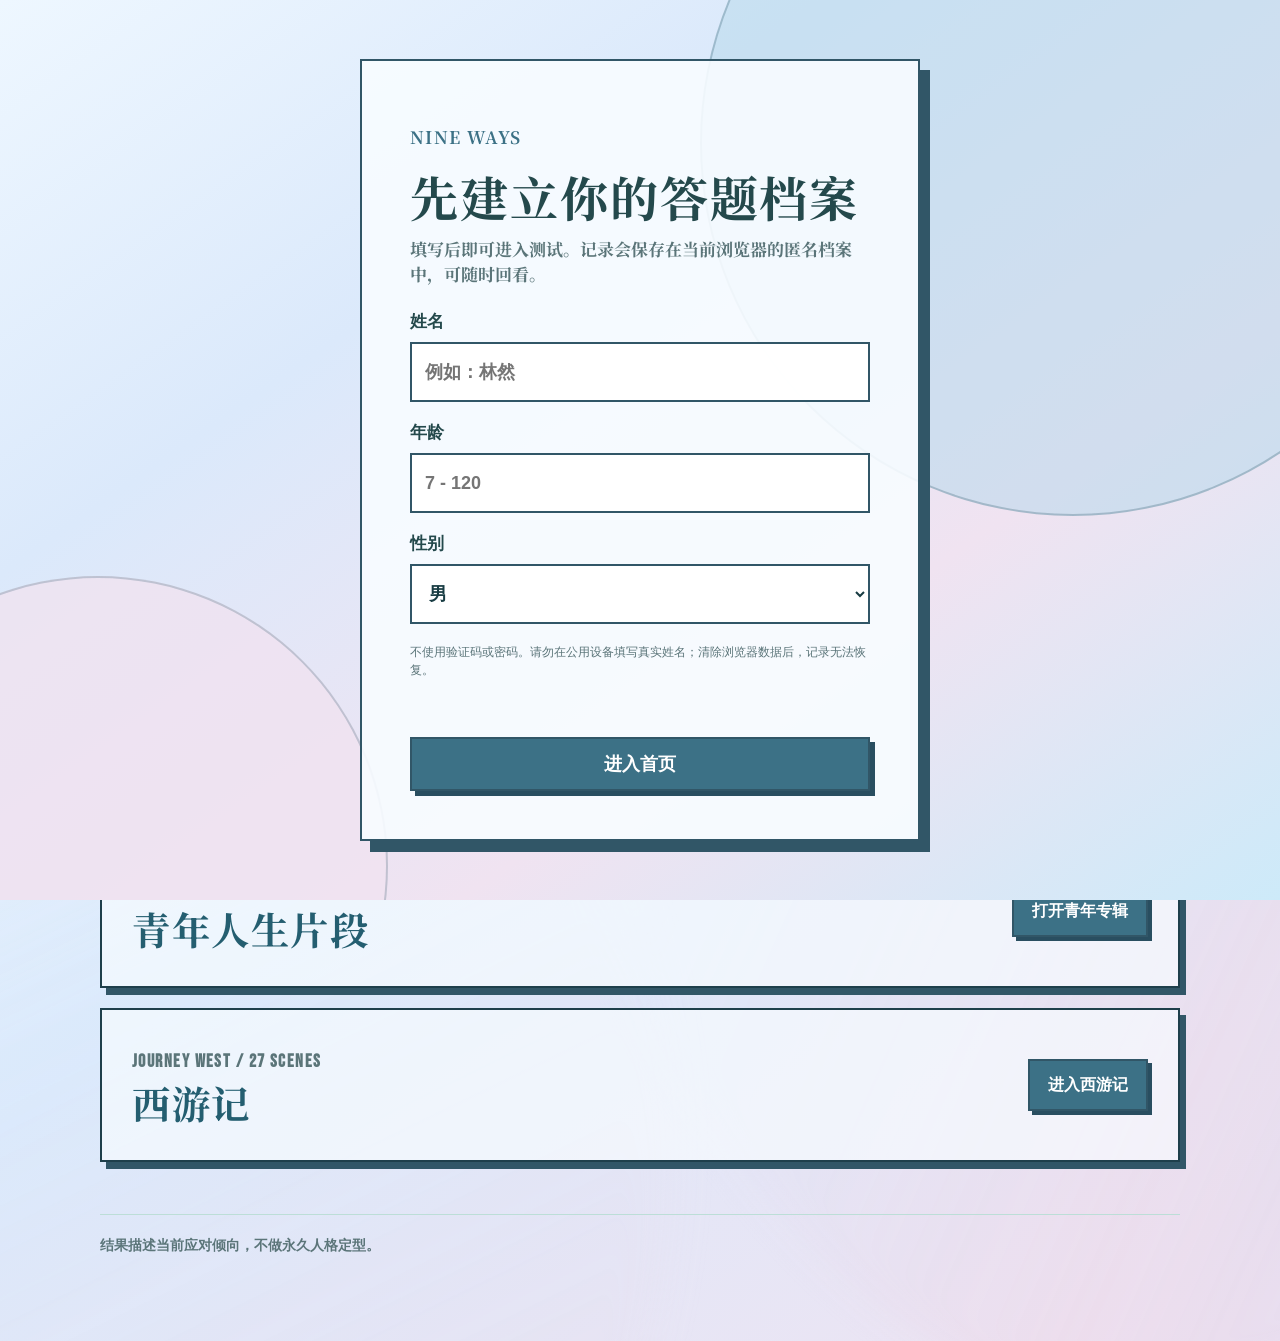
<file: index.html>
<!doctype html>
<html lang="zh-CN">
<head>
  <meta charset="utf-8">
  <meta name="viewport" content="width=device-width, initial-scale=1">
  <title>九型人格测试</title>
  <style>
    @import url('https://fonts.googleapis.com/css2?family=Bebas+Neue&family=Noto+Serif+SC:wght@500;600;700;900&display=swap');
    :root { --ink:#211f2a; --copy:#4a4556; --paper:#f7f4ed; --red:#ed5d67; --yellow:#ffd33d; --blue:#39baff; --green:#7ae36e; --pink:#e97ebf; --purple:#7560cf; --display:"Noto Serif SC","Source Han Serif SC","Songti SC","SimSun",serif; --latin:"Bebas Neue","Arial Narrow",sans-serif; }
    * { box-sizing:border-box; }
    [hidden] { display:none !important; }
    #legacy-auth-gate, #account-bar, #account-placeholder { display:none !important; }
    #visitor-bar { position:fixed; z-index:25; top:14px; right:14px; display:flex; align-items:center; gap:9px; padding:8px 10px; border:2px solid var(--ink); background:rgba(255,255,255,.94); box-shadow:4px 4px 0 var(--ink); } #visitor-bar strong { max-width:140px; overflow:hidden; text-overflow:ellipsis; white-space:nowrap; font-family:var(--display); } #visitor-bar button { min-height:32px; cursor:pointer; border:1px solid var(--ink); padding:0 9px; background:var(--yellow); color:var(--ink); font:inherit; font-size:12px; font-weight:900; } @media (max-width:600px) { #visitor-bar { top:8px; right:8px; } #visitor-bar strong { max-width:85px; } }
    body { margin:0; color:var(--ink); background:var(--paper); font-family:"Microsoft YaHei", "PingFang SC", sans-serif; }
    button { font:inherit; }
    .shell { min-height:100vh; overflow:hidden; }
    .landing { position:relative; min-height:100vh; padding:clamp(30px,5vw,76px); overflow:hidden; background:linear-gradient(145deg,#eef7ff 0%,#dbe9fb 28%,#f0e3f1 57%,#cdeaf9 78%,#edf7ff 100%); }
    .landing::before { content:""; position:absolute; z-index:0; right:-19vw; top:-30%; width:82vw; height:135%; border-radius:48% 52% 58% 42%; background:linear-gradient(135deg,rgba(255,255,255,.72),rgba(211,230,255,.18) 44%,rgba(239,203,220,.28) 70%,rgba(180,211,248,.42)); transform:rotate(-21deg); filter:blur(18px); opacity:.86; pointer-events:none; }
    .landing::after { content:""; position:absolute; z-index:0; left:-42vw; bottom:-32%; width:96vw; height:98%; border-radius:42% 58% 45% 55%; background:linear-gradient(138deg,rgba(255,255,255,.52),rgba(214,236,255,.12) 45%,rgba(237,210,225,.3)); transform:rotate(16deg); filter:blur(22px); opacity:.72; pointer-events:none; }
    .hero { position:relative; z-index:1; max-width:1240px; margin:0 auto; display:grid; grid-template-columns:minmax(0,1.08fr) minmax(300px,.92fr); align-items:end; gap:52px; }
    .hero-photo { width:272px; height:174px; margin:0 0 34px 18px; border:2px solid var(--ink); box-shadow:9px 9px 0 var(--yellow); overflow:hidden; transform:rotate(-2deg); }
    .hero-photo img { display:block; width:100%; height:100%; object-fit:cover; object-position:center 58%; }
    .hero-title-wrap { display:inline-block; max-width:100%; }
    h1 { margin:0; font-family:var(--display); font-size:clamp(48px,7.2vw,106px); line-height:.95; font-weight:900; letter-spacing:.06em; white-space:nowrap; }
    .title-nine,.title-map { display:inline; background:linear-gradient(105deg,#ed5d67 4%,#9e63d8 47%,#288fe1 95%); -webkit-background-clip:text; background-clip:text; color:transparent; }
    .title-map { margin-left:.12em; }
    .hero-english { margin:16px 0 0; color:#27233b; font-family:var(--latin); font-size:clamp(20px,2.3vw,31px); letter-spacing:.12em; text-align:center; }
    .hero-copy { max-width:510px; margin:28px 0 0; color:var(--copy); font-family:var(--display); font-size:clamp(18px,2vw,24px); line-height:1.55; font-weight:600; letter-spacing:.04em; }
    .poster { position:relative; min-height:450px; border:2px solid var(--ink); background:var(--pink); overflow:hidden; box-shadow:12px 12px 0 var(--ink); }
    .poster-label { position:absolute; top:24px; left:24px; z-index:2; padding:7px 10px; background:var(--paper); border:1px solid var(--ink); font-family:var(--latin); font-size:18px; letter-spacing:.05em; }
    .orbit { position:absolute; border:2px solid var(--ink); border-radius:50%; }
    .orbit.one { width:330px; height:330px; right:-65px; top:55px; background:var(--yellow); }
    .orbit.two { width:280px; height:280px; left:22px; bottom:-50px; background:var(--blue); }
    .orbit.three { width:112px; height:112px; right:70px; bottom:34px; background:var(--green); }
    .poster-number { position:absolute; z-index:2; right:30px; top:118px; color:#27233b; font-family:var(--latin); font-size:clamp(128px,16vw,218px); letter-spacing:.02em; line-height:.72; }
    .poster-word { position:absolute; z-index:2; left:22px; bottom:42px; width:280px; color:#27233b; font-family:var(--display); font-size:clamp(31px,3vw,44px); font-weight:900; line-height:1.08; letter-spacing:0; text-align:center; }
    .stage { position:relative; z-index:1; max-width:1240px; margin:42px auto 0; }
    .product-focus { position:relative; z-index:1; display:grid; grid-template-columns:minmax(0,1fr) auto; align-items:center; gap:30px; max-width:1240px; margin:42px auto 0; padding:clamp(22px,3vw,36px); border:2px solid var(--ink); background:var(--green); box-shadow:9px 9px 0 var(--ink); } .product-focus .focus-tag { margin:0 0 8px; font-family:var(--latin); font-size:18px; letter-spacing:.08em; } .product-focus h2 { font-size:clamp(29px,4vw,48px); letter-spacing:.04em; } .product-focus p { max-width:710px; margin:14px 0 0; color:var(--copy); font-family:var(--display); font-size:17px; line-height:1.55; font-weight:700; } .focus-points { display:flex; flex-wrap:wrap; gap:8px; margin-top:17px; } .focus-points span { border:1px solid var(--ink); padding:5px 8px; background:var(--paper); font-size:12px; font-weight:900; } .focus-start { cursor:pointer; min-height:52px; border:2px solid var(--ink); padding:0 18px; background:var(--yellow); color:var(--ink); box-shadow:5px 5px 0 var(--ink); font:inherit; font-weight:900; white-space:nowrap; } .focus-start:hover { transform:translate(2px,2px); box-shadow:3px 3px 0 var(--ink); }
    .transition-map { display:none; }
    .album-launch { position:relative; z-index:1; max-width:1240px; margin:42px auto 0; display:grid; grid-template-columns:minmax(0,1fr) auto; align-items:center; gap:28px; padding:clamp(24px,3.5vw,42px); border:2px solid var(--ink); background:var(--blue); box-shadow:10px 10px 0 var(--ink); } .album-launch .focus-tag { margin:0 0 8px; font-family:var(--latin); font-size:18px; letter-spacing:.08em; } .album-launch h2 { font-size:clamp(31px,4vw,50px); letter-spacing:.04em; } .album-launch p { max-width:660px; margin:14px 0 0; color:var(--copy); font-family:var(--display); font-size:17px; line-height:1.55; font-weight:700; } .album-launch button { cursor:pointer; min-height:52px; border:2px solid var(--ink); padding:0 18px; background:#fff; color:var(--ink); box-shadow:5px 5px 0 var(--ink); font:inherit; font-weight:900; white-space:nowrap; } .album-launch button:hover { transform:translate(2px,2px); background:#f7fffc; box-shadow:3px 3px 0 var(--ink); }
    .album-view { display:none; min-height:100vh; padding:clamp(26px,5vw,70px); background:var(--paper); } .album-view.is-open { display:block; } .album-inner { max-width:1240px; margin:0 auto; } .album-header { display:flex; align-items:end; justify-content:space-between; gap:20px; margin-bottom:26px; } .album-header p { max-width:570px; margin:13px 0 0; color:var(--copy); font-family:var(--display); font-weight:700; line-height:1.5; } .album-back { cursor:pointer; min-height:40px; border:2px solid var(--ink); padding:0 13px; background:var(--paper); font:inherit; font-weight:900; } .album-grid { display:grid; grid-template-columns:repeat(3,minmax(0,1fr)); border:2px solid var(--ink); } .album-card { --card-accent:#c4476c; min-height:278px; display:flex; flex-direction:column; align-items:flex-start; justify-content:space-between; padding:19px; border-right:2px solid var(--ink); transition:transform .18s ease,background .18s ease,box-shadow .18s ease; } .album-card:last-child { border-right:0; } .album-card:nth-child(1){--card-accent:#b24b23;background:var(--yellow)} .album-card:nth-child(2){--card-accent:#17663a;background:var(--green)} .album-card:nth-child(3){--card-accent:#1c648c;background:var(--blue)} .album-card strong { font-family:var(--latin); font-size:18px; letter-spacing:.06em; } .album-card h3 { margin:20px 0 auto; font-family:var(--display); font-size:26px; line-height:1.05; letter-spacing:.03em; } .album-card p { margin:14px 0; color:var(--copy); font-family:var(--display); font-size:14px; font-weight:700; line-height:1.45; } .album-card button { min-height:39px; cursor:pointer; border:2px solid var(--ink); padding:0 10px; background:var(--paper); color:var(--ink); font:inherit; font-weight:900; }
    .stage-frame { overflow:hidden; border:2px solid var(--ink); background:#fff; box-shadow:10px 10px 0 var(--ink); }
    .stage-title { display:flex; justify-content:space-between; align-items:end; gap:20px; margin:0; padding:clamp(24px,3.5vw,42px); border-bottom:2px solid var(--ink); background:#e7f3f0; }
    h2 { margin:0; color:#27233b; font-family:var(--display); font-size:clamp(30px,4vw,48px); line-height:1; letter-spacing:.08em; }
    .stage-title p { margin:0; font-size:14px; font-weight:600; }
    .age-grid { display:grid; grid-template-columns:repeat(4,minmax(0,1fr)); border:0; }
    .age-card { --card-accent:#c4476c; min-height:245px; display:flex; flex-direction:column; align-items:flex-start; justify-content:space-between; padding:22px; border-right:2px solid var(--ink); transition:transform .18s ease,background .18s ease,box-shadow .18s ease; }
    .age-card:last-child { border-right:0; }
    .age-card:nth-child(1) { --card-accent:#b24b23; background:var(--yellow); } .age-card:nth-child(2) { --card-accent:#17663a; background:var(--green); } .age-card:nth-child(3) { --card-accent:#1c648c; background:var(--blue); } .age-card:nth-child(4) { --card-accent:#9b2b68; background:var(--pink); }
    .age-range { display:flex; align-items:baseline; gap:7px; color:var(--ink); font-family:var(--latin); line-height:.9; } .age-number { font-size:clamp(34px,3.25vw,52px); letter-spacing:.035em; } .age-unit { font-family:var(--display); font-size:clamp(16px,1.3vw,21px); font-weight:900; letter-spacing:.04em; } .age-name { margin:14px 0 auto; font-family:var(--display); font-size:clamp(23px,2vw,32px); line-height:.95; font-weight:900; letter-spacing:.04em; }
    .age-card p { margin:16px 0; min-height:38px; color:var(--copy); font-family:var(--display); font-size:14px; line-height:1.42; font-weight:700; }
    .card-topline { display:flex; align-items:flex-start; justify-content:space-between; width:100%; gap:12px; }
    .enneagram-mark { display:grid; place-items:center; width:48px; height:48px; flex:none; border:2px solid var(--ink); background:#fffdf7; color:var(--ink); box-shadow:3px 3px 0 var(--ink); transition:transform .18s ease,background .18s ease,color .18s ease,box-shadow .18s ease; }
    .enneagram-mark svg { width:31px; height:31px; fill:none; stroke:currentColor; stroke-linecap:round; stroke-linejoin:round; stroke-width:2.1; }
    .age-card:hover,.age-card:focus-within,.album-card:hover,.album-card:focus-within { z-index:1; background:#fff; box-shadow:7px 7px 0 var(--card-accent); transform:translate(-3px,-4px); }
    .age-card:hover .enneagram-mark,.age-card:focus-within .enneagram-mark,.album-card:hover .enneagram-mark,.album-card:focus-within .enneagram-mark { color:#fff; background:var(--card-accent); box-shadow:5px 5px 0 var(--ink); animation:enneagram-wobble .45s ease-in-out both; }
    .age-card:hover .age-name,.age-card:focus-within .age-name,.album-card:hover h3,.album-card:focus-within h3 { color:var(--card-accent); }
    @keyframes enneagram-wobble { 0%,100% { transform:rotate(0); } 25% { transform:rotate(-5deg) translateY(-2px); } 55% { transform:rotate(4deg) translateY(1px); } 78% { transform:rotate(-2deg); } }
    @media (prefers-reduced-motion:reduce) { *,*::before,*::after { scroll-behavior:auto !important; animation-duration:.01ms !important; animation-iteration-count:1 !important; transition-duration:.01ms !important; } .age-card,.album-card,.enneagram-mark { transition:none; } .age-card:hover .enneagram-mark,.age-card:focus-within .enneagram-mark,.album-card:hover .enneagram-mark,.album-card:focus-within .enneagram-mark { animation:none; } }
    .start, .soon { min-height:42px; border:2px solid var(--ink); border-radius:0; padding:0 14px; font-weight:800; }
    .start { cursor:pointer; background:var(--paper); box-shadow:4px 4px 0 var(--ink); } .start:hover { transform:translate(2px,2px); box-shadow:2px 2px 0 var(--ink); }
    .soon { background:transparent; opacity:.7; }
    .method { position:relative; z-index:1; display:grid; grid-template-columns:1fr 1fr; gap:0; max-width:1240px; margin:42px auto 0; border-top:2px solid var(--ink); }
    .method div { padding:22px 0; font-size:16px; font-weight:650; } .method div + div { text-align:right; }
    .test-view { display:none; min-height:100vh; background:var(--paper); }
    .test-top { display:flex; align-items:center; justify-content:space-between; gap:18px; padding:16px clamp(20px,5vw,76px); border-bottom:2px solid var(--ink); background:var(--yellow); }
    .back { cursor:pointer; border:2px solid var(--ink); background:var(--paper); min-height:38px; padding:0 12px; font-weight:800; }
    .test-top strong { font-size:18px; } .test-top span { font-size:14px; font-weight:650; }
    iframe { display:block; width:100%; height:calc(100vh - 72px); border:0; background:var(--paper); }
    .account-strip { position:relative; z-index:3; max-width:1240px; margin:0 auto 28px; display:flex; align-items:center; justify-content:flex-end; gap:10px; } .account-chip { display:grid; min-width:0; text-align:right; } .account-chip strong { font-family:var(--display); font-size:18px; } .account-chip span { overflow:hidden; max-width:220px; color:var(--copy); font-size:12px; text-overflow:ellipsis; white-space:nowrap; } .account-action,.account-toggle { min-height:36px; border:2px solid var(--ink); background:var(--paper); padding:0 10px; font-size:13px; font-weight:800; cursor:pointer; } .account-action:hover,.flat-action:hover { background:var(--yellow); } .account-toggle { display:flex; align-items:center; gap:6px; } .account-toggle input { accent-color:var(--purple); }
    .auth-gate { position:fixed; z-index:20; inset:0; display:grid; place-items:center; overflow:auto; padding:28px 18px; background:var(--paper); } .auth-gate::before { content:""; position:absolute; right:-11vw; top:-16vw; width:58vw; height:58vw; border:2px solid var(--ink); border-radius:50%; background:var(--yellow); } .auth-gate::after { content:""; position:absolute; left:-13vw; bottom:-15vw; width:45vw; height:45vw; border:2px solid var(--ink); border-radius:50%; background:var(--blue); } .auth-card { position:relative; z-index:1; width:min(100%,500px); padding:clamp(28px,4vw,48px); border:2px solid var(--ink); background:var(--pink); box-shadow:12px 12px 0 var(--ink); } .eyebrow { margin:0 0 10px; font-family:var(--latin); font-size:18px; letter-spacing:.08em; } .auth-card h2,.modal-heading h2 { margin:0; letter-spacing:.04em; } .auth-card > p { margin:15px 0 24px; color:var(--copy); font-family:var(--display); font-size:17px; font-weight:700; } .stack-form { display:grid; gap:16px; } .stack-form label:not(.check-row) { display:grid; gap:7px; font-weight:800; } .stack-form input:not([type="checkbox"]) { min-height:48px; border:2px solid var(--ink); border-radius:0; padding:8px 10px; background:var(--paper); color:var(--ink); font:inherit; } .check-row { display:flex; align-items:flex-start; gap:8px; font-size:13px; font-weight:700; line-height:1.45; } .check-row input { margin-top:3px; accent-color:var(--purple); } .primary-action,.flat-action { cursor:pointer; min-height:44px; border:2px solid var(--ink); border-radius:0; padding:0 14px; background:var(--yellow); color:var(--ink); font:inherit; font-weight:900; } .primary-action { box-shadow:4px 4px 0 var(--ink); } .form-note { margin:0; color:var(--copy); font-size:12px; line-height:1.5; } .auth-switch { border:0; padding:0; background:transparent; color:var(--ink); font:inherit; font-weight:900; text-decoration:underline; cursor:pointer; } .notice { min-height:20px; margin:0; font-size:13px; font-weight:800; } .notice[data-kind="error"] { color:#a4152c; } .notice[data-kind="success"] { color:#18653d; }
    .save-status[data-kind="success"] { color:#17663a; } .save-status[data-kind="error"] { color:#a4152c; }
    .modal-backdrop { position:fixed; z-index:30; inset:0; display:grid; place-items:center; overflow:auto; padding:24px 18px; background:rgba(33,31,42,.48); } .modal-box { width:min(100%,640px); max-height:calc(100vh - 48px); overflow:auto; padding:28px; border:2px solid var(--ink); background:var(--paper); box-shadow:10px 10px 0 var(--ink); } .modal-heading { display:flex; align-items:flex-start; justify-content:space-between; gap:14px; border-bottom:2px solid var(--ink); padding-bottom:16px; margin-bottom:18px; } .modal-heading .eyebrow { color:#7356bd; } .icon-close { width:36px; height:36px; border:2px solid var(--ink); background:var(--paper); color:var(--ink); font-size:25px; cursor:pointer; } .profile-list,.record-list { display:grid; gap:10px; margin:18px 0; } .profile-card { display:grid; gap:4px; width:100%; cursor:pointer; border:2px solid var(--ink); padding:14px; background:#fff; color:var(--ink); text-align:left; font:inherit; } .profile-card:hover { background:var(--green); } .profile-card strong { font-family:var(--display); font-size:20px; } .profile-card span,.record-row span,.record-row small { color:var(--copy); font-size:13px; } .record-row { display:flex; align-items:center; justify-content:space-between; gap:12px; border-bottom:1px solid #b8b3bd; padding:12px 0; } .record-row div:first-child { display:grid; gap:4px; } .text-danger { cursor:pointer; border:0; padding:5px 0; background:transparent; color:#b21c35; font:inherit; font-weight:900; } .account-settings { display:grid; gap:14px; border-top:2px solid var(--ink); padding-top:18px; } .account-settings h3 { margin:0; font-family:var(--display); font-size:22px; } .account-delete { justify-self:start; } .mini { min-height:32px; margin-right:10px; font-size:12px; } .modal-open { overflow:hidden; }
    .stack-form input:not([type="checkbox"]):focus { outline:0; border-color:#4b7f83; box-shadow:0 3px 0 #9bc8c3; }
    .view-enter { animation:view-enter .32s ease-out both; }
    .modal-backdrop:not([hidden]) { animation:backdrop-in .2s ease-out both; }
    .modal-backdrop:not([hidden]) .modal-box { animation:modal-in .28s ease-out both; }
    @keyframes view-enter { from { opacity:0; transform:translateY(14px); } to { opacity:1; transform:translateY(0); } }
    @keyframes backdrop-in { from { opacity:0; } to { opacity:1; } }
    @keyframes modal-in { from { opacity:0; transform:translateY(18px) scale(.985); } to { opacity:1; transform:translateY(0) scale(1); } }
    @media (prefers-reduced-motion:no-preference) { button:not(:disabled):active { scale:.97; filter:brightness(.97); } .motion-enter { opacity:0; transform:translateY(16px); transition:opacity .34s ease-out,transform .34s ease-out; } .motion-enter.is-visible { opacity:1; transform:translateY(0); } }
    .quest-launch { position:relative; z-index:1; max-width:1240px; margin:28px auto 0; display:grid; grid-template-columns:minmax(0,1fr) auto; align-items:center; gap:28px; overflow:hidden; padding:clamp(24px,3.5vw,42px); border:2px solid var(--ink); background:#dceef4; box-shadow:10px 10px 0 var(--ink); } .quest-launch::after { content:"西 行"; position:absolute; right:160px; bottom:-25px; color:rgba(33,31,42,.08); font-family:var(--display); font-size:130px; font-weight:900; line-height:1; pointer-events:none; } .quest-launch .focus-tag { position:relative; z-index:1; margin:0 0 8px; font-family:var(--latin); font-size:18px; letter-spacing:.08em; } .quest-launch h2 { position:relative; z-index:1; font-size:clamp(31px,4vw,50px); letter-spacing:.04em; } .quest-launch p { position:relative; z-index:1; max-width:660px; margin:14px 0 0; color:var(--copy); font-family:var(--display); font-size:17px; font-weight:700; line-height:1.55; } .quest-launch button { position:relative; z-index:1; min-height:52px; cursor:pointer; border:2px solid var(--ink); padding:0 18px; background:#fff; color:var(--ink); box-shadow:5px 5px 0 var(--ink); font:inherit; font-weight:900; white-space:nowrap; } .quest-launch button:hover { transform:translate(2px,2px); background:#f9e8a4; box-shadow:3px 3px 0 var(--ink); }
    .youth-launch { margin-top:42px; background:#dceef4; } .youth-launch::after { content:"90 DAYS"; right:130px; bottom:-20px; color:rgba(33,31,42,.08); font-family:var(--latin); font-size:132px; letter-spacing:.04em; } .youth-launch button:hover { background:#f9e8a4; }
    .hub-launch { position:relative; z-index:1; max-width:1240px; min-height:252px; margin:28px auto 0; display:grid; grid-template-columns:minmax(0,1fr) auto; align-items:center; gap:28px; overflow:hidden; padding:clamp(24px,3.5vw,42px); border:2px solid var(--ink); box-shadow:10px 10px 0 var(--ink); }
    .hub-launch::after { position:absolute; right:132px; bottom:-24px; color:rgba(33,31,42,.08); font-family:var(--latin); font-size:142px; letter-spacing:.04em; line-height:1; pointer-events:none; }
    .hub-launch .focus-tag,.hub-launch h2,.hub-launch p,.hub-launch button { position:relative; z-index:1; }
    .hub-launch .focus-tag { margin:0 0 8px; font-family:var(--latin); font-size:18px; letter-spacing:.08em; }
    .hub-launch h2 { font-size:clamp(31px,4vw,50px); letter-spacing:.04em; }
    .hub-launch p { max-width:660px; margin:14px 0 0; color:var(--copy); font-family:var(--display); font-size:17px; font-weight:700; line-height:1.55; }
    .hub-launch button { min-height:52px; cursor:pointer; border:2px solid var(--ink); padding:0 18px; background:#fff; color:var(--ink); box-shadow:5px 5px 0 var(--ink); font:inherit; font-weight:900; white-space:nowrap; }
    .hub-launch button:hover { transform:translate(2px,2px); background:#f9e8a4; box-shadow:3px 3px 0 var(--ink); }
    .age-hub { margin-top:42px; } .age-hub::after { content:"05"; }
    .story-hub::after { content:"27"; }
    .youth-hub::after { content:"90"; }
    .hub-launch { grid-template-columns:minmax(0,1fr) minmax(330px,.9fr); min-height:300px; padding:0; }
    .hub-launch::after { content:none; }
    .hub-copy { align-self:stretch; display:flex; flex-direction:column; align-items:flex-start; justify-content:center; padding:clamp(28px,4vw,48px); }
    .hub-launch { grid-template-columns:1fr; min-height:0; }
    .hub-launch .hub-copy { min-height:220px; }
    .hub-stack { max-width:1240px; margin:42px auto 0; overflow:hidden; border:2px solid var(--ink); background-color:rgba(229,241,255,.48); background-image:linear-gradient(145deg,rgba(255,255,255,.64) 0 9%,transparent 27%),linear-gradient(25deg,transparent 29%,rgba(255,255,255,.38) 48%,transparent 67%); box-shadow:10px 10px 0 var(--ink); }
    .hub-stack .hub-launch { max-width:none; min-height:0; margin:0; border:0; border-bottom:2px solid var(--ink); background:transparent; box-shadow:none; }
    .hub-stack .hub-launch:last-child { border-bottom:0; }
    .hub-stack .age-hub { margin-top:0; }
    .hub-stack .hub-launch { --card-accent:#2d7780; position:relative; transition:background .2s ease,box-shadow .2s ease; }
    .hub-stack .youth-hub { --card-accent:#397b96; }
    .hub-stack .story-hub { --card-accent:#376d9b; }
    .hub-topline { display:flex; align-items:center; gap:12px; }
    .hub-copy .hub-topline .focus-tag { margin:0; }
    .hub-stack .hub-launch:hover,.hub-stack .hub-launch:focus-within { z-index:1; background:rgba(255,255,255,.48); box-shadow:inset 7px 0 0 var(--card-accent); }
    .hub-stack .hub-launch:hover .enneagram-mark,.hub-stack .hub-launch:focus-within .enneagram-mark { color:#fff; background:var(--card-accent); box-shadow:5px 5px 0 var(--ink); animation:enneagram-wobble .45s ease-in-out both; }
    .hub-stack .hub-launch:hover h2,.hub-stack .hub-launch:focus-within h2 { color:var(--card-accent); }
    .hub-copy button { margin-top:24px; }
    .hub-visual { position:relative; align-self:stretch; min-height:300px; margin:0; overflow:hidden; border-left:2px solid var(--ink); background:#dceef4; }
    .hub-visual img { display:block; width:100%; height:100%; min-height:300px; object-fit:cover; }
    .hub-visual figcaption { position:absolute; right:18px; bottom:18px; left:18px; display:flex; flex-wrap:wrap; gap:7px; }
    .hub-visual figcaption span { padding:6px 8px; border:1px solid var(--ink); background:rgba(247,244,237,.94); color:var(--ink); font-size:12px; font-weight:900; }
    .life-visual img { object-position:center 58%; }
    .youth-visual img { object-position:center; }
    .hub-journey-visual { display:grid; place-items:center; padding:26px; background:#f3e6b7; }
    .journey-route-card { position:relative; width:min(100%,360px); min-height:210px; padding:22px; border:2px solid var(--ink); background:#fff8de; box-shadow:6px 6px 0 var(--ink); }
    .journey-route-card > p { margin:0; color:#4a4556; font-family:var(--latin); font-size:16px; letter-spacing:.08em; }
    .journey-route-card ol { display:grid; grid-template-columns:repeat(3,1fr); gap:8px; margin:30px 0 0; padding:0; list-style:none; }
    .journey-route-card li { min-height:86px; display:flex; flex-direction:column; justify-content:flex-end; padding:9px; border:2px solid var(--ink); background:#dceef4; font-size:13px; font-weight:900; }
    .journey-route-card li:nth-child(2) { background:#d9eee9; transform:translateY(-15px); }
    .journey-route-card li:nth-child(3) { background:#f7d9d8; }
    .journey-route-card b { display:block; margin-bottom:auto; font-family:var(--latin); font-size:22px; letter-spacing:.04em; }
    .journey-route-card::after { content:"→"; position:absolute; top:102px; right:28px; color:#5f6870; font-size:28px; font-weight:900; }
    .journey-route-card::before { content:"→"; position:absolute; top:102px; left:calc(50% - 17px); z-index:2; color:#5f6870; font-size:28px; font-weight:900; }
    .story-albums { position:relative; z-index:1; max-width:1240px; margin:28px auto 0; }
    .story-albums-frame { overflow:hidden; border:2px solid var(--ink); box-shadow:10px 10px 0 var(--ink); }
    .story-albums .quest-launch { max-width:none; margin:0; border:0; box-shadow:none; }
    .story-albums .quest-launch + .quest-launch { border-top:2px solid var(--ink); }
    .collection-view { display:none; min-height:100vh; padding:clamp(26px,5vw,70px); background:var(--paper); }
    .collection-view.is-open { display:block; }
    .collection-inner { max-width:1240px; margin:0 auto; }
    .collection-header { display:flex; align-items:end; justify-content:space-between; gap:20px; margin-bottom:26px; }
    .collection-header p { max-width:570px; margin:13px 0 0; color:var(--copy); font-family:var(--display); font-weight:700; line-height:1.5; }
    .collection-back { cursor:pointer; min-height:40px; border:2px solid var(--ink); padding:0 13px; background:var(--paper); box-shadow:3px 3px 0 var(--ink); font:inherit; font-weight:900; }
    .collection-back:hover,.album-card button:hover { transform:translate(1px,1px); box-shadow:1px 1px 0 var(--ink); }
    .collection-view .stage,.collection-view .story-albums { margin:0; max-width:none; }
    .collection-view .story-albums-frame { box-shadow:10px 10px 0 var(--ink); }
    .album-card button { box-shadow:3px 3px 0 var(--ink); }
    .loop-launch { margin-top:28px; background:#e5e2fb; } .loop-launch::after { content:"00:27"; right:126px; bottom:-18px; color:rgba(33,31,42,.08); font-family:var(--latin); font-size:150px; letter-spacing:.04em; } .loop-launch button:hover { background:#d9eee9; } .loop-launch button:disabled { cursor:not-allowed; opacity:.58; box-shadow:none; }
    @media (max-width:850px) { .hero { grid-template-columns:1fr; gap:36px; } .hero-photo { margin-left:0; } .poster { min-height:320px; } .landing { background:var(--paper); } .product-focus,.album-launch,.quest-launch,.hub-launch { grid-template-columns:1fr; align-items:start; } .focus-start,.album-launch button,.quest-launch button,.hub-launch button { justify-self:start; } .hub-copy { min-height:255px; } .hub-visual { min-height:240px; border-top:2px solid var(--ink); border-left:0; } .hub-visual img { min-height:240px; } .album-grid { grid-template-columns:repeat(2,1fr); } .album-card { border-bottom:2px solid var(--ink); } .album-card:nth-child(2n) { border-right:0; } .album-card:last-child { border-bottom:0; } .age-grid { grid-template-columns:repeat(2,1fr); } .age-card { border-bottom:2px solid var(--ink); } .age-card:nth-child(2n) { border-right:0; } .age-card:last-child { border-bottom:0; } .method { grid-template-columns:1fr; } .method div + div { text-align:left; border-top:2px solid var(--ink); } .account-strip { justify-content:flex-start; flex-wrap:wrap; } .account-chip { text-align:left; margin-right:auto; } }
    @media (max-width:480px) { .landing,.album-view,.collection-view { padding:32px 18px; } .age-grid,.album-grid { grid-template-columns:1fr; } .age-card,.album-card { min-height:178px; border-right:0; } .poster-number { font-size:136px; } .test-top span { display:none; } }
  </style>
  <link rel="stylesheet" href="assets/premium.css?v=20260721e">
  <style>
    /* Homepage-only override: keep the existing editorial layout over a soft flowing surface. */
    .landing { overflow:hidden; background:linear-gradient(145deg,#eef7ff 0%,#dbe9fb 28%,#f0e3f1 57%,#cdeaf9 78%,#edf7ff 100%); }
    .landing::before { display:block; right:-19vw; top:-30%; width:82vw; height:135%; border:0; border-radius:48% 52% 58% 42%; background:linear-gradient(135deg,rgba(255,255,255,.72),rgba(211,230,255,.18) 44%,rgba(239,203,220,.28) 70%,rgba(180,211,248,.42)); transform:rotate(-21deg); filter:blur(18px); opacity:.86; pointer-events:none; }
    .landing::after { content:""; position:absolute; z-index:0; left:-42vw; bottom:-32%; width:96vw; height:98%; border-radius:42% 58% 45% 55%; background:linear-gradient(138deg,rgba(255,255,255,.52),rgba(214,236,255,.12) 45%,rgba(237,210,225,.3)); transform:rotate(16deg); filter:blur(22px); opacity:.72; pointer-events:none; }
    .landing > * { position:relative; z-index:1; }
    .landing .hero,.landing .hub-stack,.landing .method { max-width:1080px; }
    .landing .hero { grid-template-columns:minmax(0,1.08fr) minmax(320px,.82fr); min-height:560px; background:rgba(241,248,255,.58); }
    .landing .hero-photo { width:min(100%,470px); height:154px; margin-top:26px; border-color:rgba(45,86,104,.3); }
    .landing .title-map { color:#44798d; }
    .landing .poster { background:rgba(255,255,255,.66); }
    .landing .poster .orbit.three { background:#b9d9ec !important; }
    .landing .hub-stack { display:grid; gap:20px; margin-top:36px; overflow:visible; border:0; background:transparent; box-shadow:none; }
    .landing .hub-stack .hub-launch { min-height:154px; overflow:visible; border:2px solid var(--ink); background:rgba(248,252,255,.68); box-shadow:6px 7px 0 #315667; }
    .landing .hub-stack .hub-launch:last-child { border-bottom:2px solid var(--ink); }
    .landing .hub-stack .hub-copy { display:grid; grid-template-columns:minmax(0,1fr) auto; grid-template-rows:auto auto; align-content:center; column-gap:26px; min-height:150px; padding:24px 30px; }
    .landing .hub-stack .focus-tag { grid-column:1; grid-row:1; }
    .landing .hub-stack h2 { grid-column:1; grid-row:2; align-self:start; font-size:clamp(31px,3vw,42px); }
    .landing .hub-stack .hub-copy button { grid-column:2; grid-row:1 / span 2; align-self:center; margin:0; border-color:#315667; background:#3c7186; color:#fff; box-shadow:4px 4px 0 #294e60; }
    .landing .hub-stack .hub-copy button:hover { background:#285a70; box-shadow:2px 2px 0 #294e60; }
    .landing .hub-stack .hub-launch:hover,.landing .hub-stack .hub-launch:focus-within { background:rgba(255,255,255,.9); box-shadow:11px 12px 0 var(--card-accent); transform:translate(-3px,-3px); }
    @media (prefers-reduced-motion:no-preference) { .landing { background-size:180% 180%; animation:landing-flow 26s ease-in-out infinite alternate; } .landing::before { animation:landing-wave-one 30s ease-in-out infinite alternate; } .landing::after { animation:landing-wave-two 34s ease-in-out infinite alternate; } }
    @keyframes landing-flow { from { background-position:0% 0%; } to { background-position:100% 100%; } }
    @keyframes landing-wave-one { from { transform:translate3d(0,0,0) rotate(-21deg); } to { transform:translate3d(-6vw,4vh,0) rotate(-14deg); } }
    @keyframes landing-wave-two { from { transform:translate3d(0,0,0) rotate(16deg); } to { transform:translate3d(7vw,-5vh,0) rotate(23deg); } }
    @media (prefers-reduced-motion:no-preference) { .scroll-reveal { opacity:0; transform:translateY(14px); transition:opacity .34s ease-out,transform .34s ease-out; transition-delay:var(--reveal-delay,0ms); } .scroll-reveal.is-visible { opacity:1; transform:translateY(0); } }
    .test-top { position:sticky; top:0; z-index:20; transition:min-height .2s ease,padding .2s ease,background .2s ease,box-shadow .2s ease; }
    .test-top.is-condensed { min-height:52px; padding-top:8px; padding-bottom:8px; background:rgba(255,255,255,.94); box-shadow:0 5px 16px rgba(30,63,75,.16); backdrop-filter:blur(10px); }
    @media (max-width:850px) { .landing { background:linear-gradient(145deg,#eef7ff 0%,#dbe9fb 34%,#f0e3f1 65%,#cdeaf9 100%); } .landing .hero { grid-template-columns:1fr; min-height:0; } .landing .hub-stack { gap:18px; } .landing .hub-stack .hub-copy { grid-template-columns:1fr; grid-template-rows:auto auto auto; min-height:0; padding:25px; } .landing .hub-stack .focus-tag,.landing .hub-stack h2,.landing .hub-stack .hub-copy button { grid-column:1; } .landing .hub-stack .focus-tag { grid-row:1; } .landing .hub-stack h2 { grid-row:2; } .landing .hub-stack .hub-copy button { grid-row:3; justify-self:start; margin-top:16px; } }
  </style>
  <style>
    .landing #visitor-bar { position:absolute; z-index:2; top:18px; right:max(18px,calc((100% - 1080px) / 2)); }
    .record-row .record-result { color:#315c61; font-weight:800; line-height:1.55; }
    .record-download { justify-self:start; cursor:pointer; border:1px solid var(--ink); padding:7px 10px; background:var(--yellow); color:var(--ink); font:inherit; font-size:12px; font-weight:900; }
    .auth-gate { background:linear-gradient(145deg,#eef7ff 0%,#dbe9fb 32%,#f0e3f1 68%,#cdeaf9 100%); }
    .auth-gate::before { right:-13vw; top:-18vw; border-color:rgba(45,86,104,.28); background:rgba(185,217,236,.55); }
    .auth-gate::after { left:-15vw; bottom:-20vw; border-color:rgba(45,86,104,.24); background:rgba(240,227,241,.8); }
    .auth-card { width:min(100%,560px); border-color:#315667; background:rgba(248,252,255,.9); box-shadow:10px 11px 0 #315667; }
    .auth-card h2 { color:#24494c; }
    .auth-card .eyebrow { color:#3c7186; }
    .stack-form { gap:19px; }
    .stack-form label:not(.check-row) { gap:9px; color:#24494c; font-size:17px; }
    .stack-form input:not([type="checkbox"]),.stack-form select { width:100%; min-height:60px; border:2px solid #315667; border-radius:0; padding:10px 13px; background:rgba(255,255,255,.94); color:#183c43; font:700 18px "Microsoft YaHei","PingFang SC",sans-serif; }
    .stack-form select { cursor:pointer; }
    .primary-action { min-height:54px; border-color:#315667; background:#3c7186; color:#fff; box-shadow:5px 5px 0 #294e60; font-size:18px; }
    .primary-action:hover { background:#285a70; box-shadow:3px 3px 0 #294e60; }
  </style>
</head>
<body>
  <section id="auth-gate" class="auth-gate" aria-labelledby="profile-title"><div class="auth-card"><p class="eyebrow">NINE WAYS</p><h2 id="profile-title">先建立你的答题档案</h2><p>填写后即可进入测试。记录会保存在当前浏览器的匿名档案中，可随时回看。</p><form id="profile-form" class="stack-form"><label>姓名<input name="display_name" maxlength="40" autocomplete="name" required placeholder="例如：林然"></label><label>年龄<input name="age" type="number" min="7" max="120" inputmode="numeric" required placeholder="7 - 120"></label><label>性别<select name="gender" required><option value="male">男</option><option value="female">女</option><option value="nonbinary">非二元</option><option value="prefer_not_to_say">不愿透露</option></select></label><p class="form-note">不使用验证码或密码。请勿在公用设备填写真实姓名；清除浏览器数据后，记录无法恢复。</p><p id="profile-notice" class="notice" aria-live="polite"></p><button class="primary-action" type="submit">进入首页</button></form></div></section>
  <section id="legacy-auth-gate" class="auth-gate" aria-hidden="true"></section>
  <main class="shell">
    <section id="landing" class="landing">
      <div id="account-bar" class="account-strip" hidden><div class="account-chip"><strong id="account-name"></strong><span id="account-email"></span></div><label class="account-toggle"><input id="research-consent" type="checkbox">匿名研究</label><button id="show-children" class="account-action" type="button">儿童档案</button><button id="show-records" class="account-action" type="button">我的记录</button><button id="sign-out" class="account-action" type="button">退出</button></div><div id="account-placeholder" class="account-strip"><span>登录后可保存完整答题记录</span></div>
      <div class="hero">
        <div><figure class="hero-photo"><img src="assets/people-together.jpg" alt="几位朋友在户外相互拥抱"></figure><div class="hero-title-wrap"><h1><span class="title-nine">九型人格</span><span class="title-map">测试</span></h1><div class="hero-english">ENNEAGRAM PERSONALITY TEST</div></div><p class="hero-copy">在不同人生阶段，用具体情境看见九种不同的应对方式。</p></div>
        <div class="poster" aria-label="九型人格的九种路径视觉图"><span class="poster-label">NINE WAYS TO RESPOND</span><span class="poster-number">09</span><span class="poster-word">不同反应<br>同样真实</span><span class="orbit one"></span><span class="orbit two"></span><span class="orbit three"></span></div>
      </div>
      <div class="hub-stack">
      <section class="hub-launch age-hub" aria-labelledby="age-hub-title"><div class="hub-copy"><p class="focus-tag">LIFE STAGES / 4 PATHS</p><h2 id="age-hub-title">人生阶段</h2><button id="open-age-stages" type="button">查看四个阶段</button></div></section>
      <section class="hub-launch youth-hub" aria-labelledby="album-launch-title"><div class="hub-copy"><p class="focus-tag">YOUTH / LIFE STORIES</p><h2 id="album-launch-title">青年人生片段</h2><button id="open-youth-album" type="button">打开青年专辑</button></div></section>
      <section class="hub-launch story-hub" aria-labelledby="story-hub-title"><div class="hub-copy"><p class="focus-tag">JOURNEY WEST / 27 SCENES</p><h2 id="story-hub-title">西游记</h2><button id="open-story-albums" type="button">进入西游记</button></div></section>
      </div>
      <footer class="method"><div>结果描述当前应对倾向，不做永久人格定型。</div></footer>
      <aside id="visitor-bar" hidden aria-label="答题档案"><strong id="visitor-name"></strong><button id="show-records" type="button">我的记录</button></aside>
    </section>
    <section id="age-view" class="collection-view" aria-label="人生阶段"><div class="collection-inner"><header class="collection-header"><div><p class="focus-tag">LIFE STAGES / 4 PATHS</p><h2>人生阶段</h2><p>每个阶段使用不同的语言和生活场景。选择你正在经历的那一段。</p></div><button id="back-from-age" class="collection-back" type="button">返回首页</button></header><section class="stage" aria-labelledby="age-stage-title"><div class="stage-frame"><div class="stage-title"><h2 id="age-stage-title">四个阶段</h2><p>从具体情境出发</p></div><div class="age-grid"><article class="age-card"><div class="card-topline"><span class="enneagram-mark" aria-hidden="true"><svg viewBox="0 0 40 40"><circle cx="20" cy="20" r="17"></circle><path d="M30.3 6.8 25.5 35.1 35.8 16.2 9.7 6.8 14.5 35.1 4.2 16.2Z"></path><path d="M20 3 33.9 27.5 6.1 27.5Z"></path></svg></span><span class="age-range"><span class="age-number">07 - 12</span><span class="age-unit">岁</span></span></div><h3 class="age-name">儿童<br>探索</h3><p>同伴、规则与自我表达</p><button class="start" type="button" data-age-stage="child">开始探索</button></article><article class="age-card"><div class="card-topline"><span class="enneagram-mark" aria-hidden="true"><svg viewBox="0 0 40 40"><circle cx="20" cy="20" r="17"></circle><path d="M30.3 6.8 25.5 35.1 35.8 16.2 9.7 6.8 14.5 35.1 4.2 16.2Z"></path><path d="M20 3 33.9 27.5 6.1 27.5Z"></path></svg></span><span class="age-range"><span class="age-number">13 - 18</span><span class="age-unit">岁</span></span></div><h3 class="age-name">少年<br>自省</h3><p>关系、选择与身份感</p><button class="start" type="button" data-age-stage="teen">开始自省</button></article><article class="age-card"><div class="card-topline"><span class="enneagram-mark" aria-hidden="true"><svg viewBox="0 0 40 40"><circle cx="20" cy="20" r="17"></circle><path d="M30.3 6.8 25.5 35.1 35.8 16.2 9.7 6.8 14.5 35.1 4.2 16.2Z"></path><path d="M20 3 33.9 27.5 6.1 27.5Z"></path></svg></span><span class="age-range"><span class="age-number">19 - 35</span><span class="age-unit">岁</span></span></div><h3 class="age-name">青年<br>抉择</h3><p>工作、亲密关系与生活方向</p><button class="start" type="button" data-age-stage="adult">开始抉择</button></article><article class="age-card"><div class="card-topline"><span class="enneagram-mark" aria-hidden="true"><svg viewBox="0 0 40 40"><circle cx="20" cy="20" r="17"></circle><path d="M30.3 6.8 25.5 35.1 35.8 16.2 9.7 6.8 14.5 35.1 4.2 16.2Z"></path><path d="M20 3 33.9 27.5 6.1 27.5Z"></path></svg></span><span class="age-range"><span class="age-number">36+</span><span class="age-unit">岁</span></span></div><h3 class="age-name">人生<br>整合</h3><p>责任、关系与长期变化</p><button class="start" type="button" data-age-stage="integration">开始整合</button></article></div></div></section></div></section>
    <section id="story-album-view" class="collection-view" aria-label="故事闯关专辑"><div class="collection-inner"><header class="collection-header"><div><p class="focus-tag">STORY SCENES / 1 ALBUM</p><h2>故事闯关专辑</h2><p>在故事难关里，选您最可能先做的那一步。</p></div><button id="back-from-stories" class="collection-back" type="button">返回首页</button></header><section class="story-albums" aria-label="故事闯关专辑"><div class="story-albums-frame"><section class="quest-launch" aria-labelledby="quest-launch-title"><div><p class="focus-tag">JOURNEY WEST / 27 SCENES</p><h2 id="quest-launch-title">西游记 · 三阶段情境测试</h2><p>依次经过立足、同行与危局，在原著节点里选择您最可能先做的那一步。</p></div><button id="start-journey" type="button">开始作答</button></section></div></section></div></section>
    <section id="album-view" class="album-view" aria-label="青年人生片段"><div class="album-inner"><header class="album-header"><div><p class="focus-tag">YOUTH / LIFE STORIES</p><h2>青年人生片段</h2><p>每一条都是一个刚刚开始的人生片段。选一条你正经历的路。</p></div><button id="back-to-home" class="album-back" type="button">返回首页</button></header><div class="album-grid"><article class="album-card"><div class="card-topline"><span class="enneagram-mark" aria-hidden="true"><svg viewBox="0 0 40 40"><circle cx="20" cy="20" r="17"></circle><path d="M30.3 6.8 25.5 35.1 35.8 16.2 9.7 6.8 14.5 35.1 4.2 16.2Z"></path><path d="M20 3 33.9 27.5 6.1 27.5Z"></path></svg></span><strong>01</strong></div><h3>大学生<br>开学</h3><p>离家、室友、班群与第一次独立选择</p><button type="button" data-album-stage="college">进入情境</button></article><article class="album-card"><div class="card-topline"><span class="enneagram-mark" aria-hidden="true"><svg viewBox="0 0 40 40"><circle cx="20" cy="20" r="17"></circle><path d="M30.3 6.8 25.5 35.1 35.8 16.2 9.7 6.8 14.5 35.1 4.2 16.2Z"></path><path d="M20 3 33.9 27.5 6.1 27.5Z"></path></svg></span><strong>02</strong></div><h3>研究生<br>入组</h3><p>导师、组会、研究任务与课题协作</p><button type="button" data-album-stage="research">进入情境</button></article><article class="album-card"><div class="card-topline"><span class="enneagram-mark" aria-hidden="true"><svg viewBox="0 0 40 40"><circle cx="20" cy="20" r="17"></circle><path d="M30.3 6.8 25.5 35.1 35.8 16.2 9.7 6.8 14.5 35.1 4.2 16.2Z"></path><path d="M20 3 33.9 27.5 6.1 27.5Z"></path></svg></span><strong>03</strong></div><h3>新人<br>入职</h3><p>新团队、第一次汇报与协作边界</p><button type="button" data-album-stage="workplace">进入情境</button></article></div></div></section>
  <section id="test-view" class="test-view" aria-label="九型人格测试"><div class="test-top"><button id="back-home" class="back" type="button">返回阶段选择</button><strong id="test-name">儿童探索 / 7 - 12 岁</strong><span id="save-status" class="save-status">保存至账户</span></div><iframe id="test-frame" src="youth-workplace-collaboration.html?module=child&v=20260805-unified-seven-v5" title="儿童探索测试"></iframe></section>
  </main>
  <section id="app-modal" class="modal-backdrop" hidden role="dialog" aria-modal="true"><div class="modal-box"><button id="close-modal" class="icon-close" type="button" aria-label="关闭">×</button><div id="modal-content"></div></div></section>
  <script src="public-app.js?v=20260805-reveal-sticky-v1"></script>
  <script type="module" src="public-data-app.js"></script>
</body>
</html>
</file>
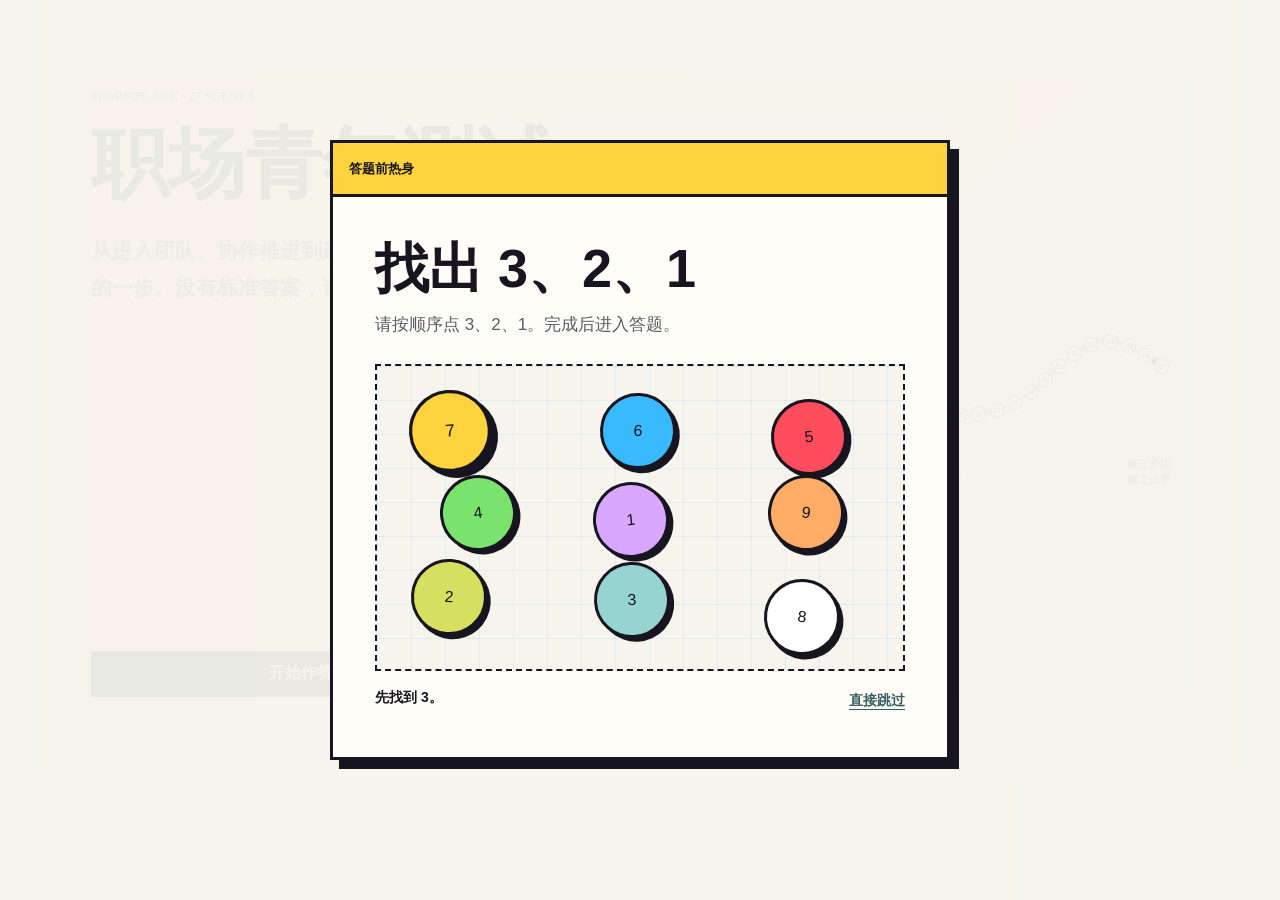
<file: youth-workplace-collaboration.html>
<!doctype html>
<html lang="zh-CN">
<head>
  <meta charset="utf-8">
  <meta name="viewport" content="width=device-width, initial-scale=1">
  <title>青年职场协作</title>
  <style>
    :root { --ink:#211f2a; --paper:#f7f4ed; --muted:#655f70; --yellow:#ffd33d; --blue:#39baff; --green:#7ae36e; --pink:#e97ebf; --red:#ed5d67; --purple:#7560cf; }
    * { box-sizing:border-box; }
    body { margin:0; background:var(--paper); color:var(--ink); font-family:"Microsoft YaHei","PingFang SC",sans-serif; }
    body.is-journey-result { background:linear-gradient(135deg,#fbf7ee 0%,#f0f7f2 48%,#f3f5fb 100%); }
    button,textarea { font:inherit; }
    #workplace-collaboration { width:min(100%,1020px); margin:0 auto; padding:clamp(24px,5vw,64px); }
    .story-intro { padding:clamp(24px,5vw,56px); border:2px solid var(--ink); background:var(--blue); box-shadow:10px 10px 0 var(--ink); }
    .story-intro h1 { max-width:720px; margin:0; font-size:clamp(38px,6vw,68px); line-height:1.02; letter-spacing:0; } .story-intro > p { max-width:680px; margin:18px 0 0; font-family:"Noto Serif SC","Songti SC",serif; font-size:clamp(17px,2vw,22px); font-weight:700; line-height:1.7; }
    .journey-frame { margin-top:30px; overflow:hidden; border:2px solid var(--ink); background:var(--paper); } .journey-frame svg { display:block; width:100%; min-width:620px; height:auto; }
    .journey-route { fill:none; stroke:var(--ink); stroke-width:4; stroke-linecap:round; stroke-linejoin:round; } .journey-node circle { fill:var(--paper); stroke:var(--ink); stroke-width:3; transition:fill .2s ease,transform .2s ease; } .journey-node text { fill:var(--ink); font-size:14px; font-weight:900; text-anchor:middle; dominant-baseline:central; pointer-events:none; } .journey-node.is-done circle { fill:var(--green); } .journey-node.is-active circle { fill:var(--yellow); } .journey-node.is-active text { font-size:16px; }
    .journey-labels { display:flex; justify-content:space-between; gap:10px; padding:0 10px 14px; font-size:11px; font-weight:900; } .journey-labels span:nth-child(2) { text-align:center; } .journey-labels span:last-child { text-align:right; }
    .story-start { margin-top:28px; }
    .masthead { display:grid; grid-template-columns:1fr auto; gap:20px; align-items:start; border-bottom:2px solid var(--ink); padding-bottom:22px; }
    .eyebrow { margin:0 0 8px; color:var(--purple); font-size:12px; font-weight:900; letter-spacing:.12em; }
    h1 { margin:0; font-size:clamp(32px,5vw,54px); line-height:1.05; letter-spacing:0; }
    .intro { max-width:650px; margin:13px 0 0; color:var(--muted); font-size:16px; font-weight:650; line-height:1.65; }
    .badge { min-width:108px; padding:10px 12px; border:2px solid var(--ink); background:var(--yellow); text-align:center; font-size:13px; font-weight:900; line-height:1.25; }
    .badge strong { display:block; font-size:25px; }
    .progress-row { display:flex; align-items:center; justify-content:space-between; gap:16px; margin:26px 0 8px; }
    #progress { display:inline-block; padding:7px 10px; border:2px solid var(--ink); background:var(--yellow); font-size:13px; font-weight:900; }
    .progress-copy { color:var(--muted); font-size:13px; font-weight:700; text-align:right; }
    .loop-state { display:none; grid-template-columns:repeat(3,minmax(0,1fr)); gap:8px; margin-top:14px; }
    .loop-state-card { min-height:72px; padding:10px; border:2px solid var(--ink); background:#fff; }
    .loop-state-card strong,.loop-state-card small { display:block; }
    .loop-state-card strong { font-size:14px; }
    .loop-state-card small { margin-top:5px; color:var(--muted); font-size:12px; font-weight:800; line-height:1.35; }
    .scene-main { margin-top:34px; padding:clamp(22px,4vw,44px); border:2px solid var(--ink); background:#fff; box-shadow:8px 8px 0 var(--ink); }
    .scene-main h2 { margin:0; font-size:clamp(28px,4vw,44px); line-height:1.12; letter-spacing:0; }
    .scene-main.has-illustration { display:grid; grid-template-columns:minmax(0,1.25fr) minmax(280px,.75fr); column-gap:clamp(24px,4vw,52px); align-items:center; padding-bottom:22px; }
    .scene-main.has-illustration h2 { grid-column:1 / -1; }
    .scene-main.has-illustration #scene-text { margin:12px 0 0; }
    .scene-illustration { display:block; width:100%; height:auto; max-height:360px; margin:12px 0 0; object-fit:contain; border:1px solid rgba(33,46,53,.22); border-radius:4px; }
    @media (max-width:720px) { .scene-main.has-illustration { display:block; } .scene-illustration { width:100%; max-width:420px; margin:16px auto 0; } }
    #scene-text { margin:20px 0 0; font-family:"Noto Serif SC","Songti SC",serif; font-size:clamp(18px,2.2vw,24px); line-height:1.65; }
    .choices { display:grid; gap:12px; margin-top:30px; }
    .choice { position:relative; width:100%; min-height:68px; cursor:pointer; border:2px solid var(--ink); border-radius:0; padding:15px 18px 15px 58px; background:#fff; color:var(--ink); text-align:left; font-size:16px; font-weight:750; line-height:1.5; transition:transform .12s ease,box-shadow .12s ease,background .12s ease; }
    .choice::before { content:attr(data-letter); position:absolute; left:17px; top:17px; display:grid; place-items:center; width:24px; height:24px; border:2px solid var(--ink); border-radius:50%; background:var(--paper); font-size:12px; font-weight:900; }
    .choice strong,.choice small { display:block; }
    .choice strong { font-size:16px; line-height:1.25; }
    .choice small { margin-top:5px; color:#496b70; font-size:13px; font-weight:700; line-height:1.45; }
    .choice:hover { transform:translate(2px,2px); box-shadow:3px 3px 0 var(--ink); }
    .choice[aria-pressed="true"] { background:var(--green); box-shadow:5px 5px 0 var(--ink); }
    .choice[aria-pressed="true"]::before { background:var(--yellow); }
    .choice.unmatched-choice { border-style:dashed; color:var(--muted); background:#fffdf6; }
    .choice.unmatched-choice::before { color:var(--muted); border-color:var(--muted); }
    .scale-stage { margin-top:34px; padding:clamp(22px,4vw,44px); border:2px solid var(--ink); background:#fff; box-shadow:8px 8px 0 var(--ink); }
    .scale-stage > header { padding-bottom:18px; border-bottom:2px solid var(--ink); }
    .scale-stage > header p { margin:0 0 8px; color:var(--purple); font-size:12px; font-weight:900; letter-spacing:.08em; }
    .scale-stage > header h2 { margin:0; font-size:clamp(28px,4vw,42px); line-height:1.15; letter-spacing:0; }
    .scale-stage > header div { max-width:720px; margin-top:12px; color:var(--muted); font-size:15px; font-weight:700; line-height:1.65; }
    .scale-rows { display:grid; gap:0; margin-top:8px; }
    .scale-row { padding:clamp(28px,5vw,54px) 0; border-bottom:0; }
    .scale-row:last-child { border-bottom:0; }
    .scale-row h3 { max-width:850px; margin:0; font-size:clamp(22px,3.1vw,34px); line-height:1.52; }
    .scale-row h3 small { display:inline-block; margin-right:8px; color:var(--purple); font-size:12px; font-weight:900; vertical-align:2px; }
    .scale-control { display:grid; grid-template-columns:minmax(96px,.7fr) minmax(290px,2.8fr) minmax(96px,.7fr); gap:20px; align-items:center; margin-top:32px; }
    .scale-end { color:#667f83; font-size:14px; font-weight:900; line-height:1.3; }
    .scale-end:last-child { text-align:right; }
    .scale-points { display:flex; align-items:center; justify-content:space-between; gap:14px; }
    .scale-point { display:grid; place-items:center; width:48px; height:48px; cursor:pointer; border:3px solid var(--scale-color); border-radius:50%; background:#fff; color:#fff; font-size:0; transition:transform .12s ease,background .12s ease,box-shadow .12s ease,filter .12s ease; }
    .scale-point:nth-child(1) { --scale-color:#4e78a3; width:56px; height:56px; }
    .scale-point:nth-child(2) { --scale-color:#73549d; width:52px; height:52px; }
    .scale-point:nth-child(3) { --scale-color:#a77d2c; }
    .scale-point:nth-child(4) { --scale-color:#4b7d61; width:52px; height:52px; }
    .scale-point:nth-child(5) { --scale-color:#9f555b; width:56px; height:56px; }
    .scale-point:hover,.scale-point:focus-visible { outline:0; transform:translateY(-2px); filter:brightness(1.04); box-shadow:0 3px 0 rgba(49,76,80,.2); }
    .scale-point[aria-pressed="true"] { background:var(--scale-color); transform:translateY(-2px) scale(1.05); box-shadow:0 0 0 3px #fff,0 0 0 5px var(--scale-color),0 4px 0 rgba(49,76,80,.2); }
    .scale-point[aria-pressed="true"]::after { content:"✓"; color:#fff; font-size:27px; font-weight:900; line-height:1; }
    .scale-stage .actions { margin-top:26px; }
    .scale-group { padding:22px 0; border-bottom:0; }
    .scale-group:last-child { border-bottom:0; }
    .scale-group > header { padding:0 0 8px; border:0; }
    .scale-group > header p { margin:0 0 6px; color:var(--purple); font-size:13px; font-weight:900; }
    .scale-group > header div { color:var(--muted); font-size:14px; font-weight:700; line-height:1.6; }
    .actions { display:flex; flex-wrap:wrap; justify-content:space-between; gap:12px; margin-top:22px; }
    .action { min-height:46px; cursor:pointer; border:2px solid var(--ink); border-radius:0; padding:0 15px; background:#fff; color:var(--ink); font-weight:900; }
    .action.primary { min-width:min(100%,280px); background:var(--red); box-shadow:4px 4px 0 var(--ink); }
    .action:disabled { cursor:not-allowed; opacity:.45; box-shadow:none; }
    .method-note { margin:22px 0 0; color:var(--muted); font-size:12px; line-height:1.55; }
    #result { padding-bottom:34px; }
    #workplace-collaboration[data-module="journey"] #result { position:relative; isolation:isolate; overflow:hidden; padding:34px clamp(18px,3vw,36px) 46px; background:linear-gradient(135deg,#fbf7ee 0%,#f0f7f2 48%,#f3f5fb 100%); }
    #workplace-collaboration[data-module="journey"].has-result-surface { background:transparent; }
    #workplace-collaboration[data-module="journey"].has-result-surface #result { background:transparent; }
    #workplace-collaboration[data-module="journey"] #result::before { position:absolute; inset:-90px; z-index:0; background:radial-gradient(circle at 12% 16%,rgba(246,221,154,.52),transparent 28%),radial-gradient(circle at 88% 36%,rgba(169,220,213,.5),transparent 31%),radial-gradient(circle at 38% 84%,rgba(191,209,238,.48),transparent 32%); filter:blur(30px); content:''; pointer-events:none; }
    #workplace-collaboration[data-module="journey"] #result > * { position:relative; z-index:1; }
    /* All 90-day modules use the exact Journey result shell after the test ends. */
    #workplace-collaboration.has-result-surface { background:transparent; }
    #workplace-collaboration.has-result-surface #result { position:relative; isolation:isolate; overflow:hidden; padding:34px clamp(18px,3vw,36px) 46px; background:transparent; }
    #workplace-collaboration.has-result-surface #result::before { position:absolute; inset:-90px; z-index:0; background:radial-gradient(circle at 12% 16%,rgba(246,221,154,.52),transparent 28%),radial-gradient(circle at 88% 36%,rgba(169,220,213,.5),transparent 31%),radial-gradient(circle at 38% 84%,rgba(191,209,238,.48),transparent 32%); filter:blur(30px); content:''; pointer-events:none; }
    #workplace-collaboration.has-result-surface #result > * { position:relative; z-index:1; }
    #workplace-collaboration.has-result-surface #result-hero,
    #workplace-collaboration.has-result-surface #johari,
    #workplace-collaboration.has-result-surface #evidence-section,
    #workplace-collaboration.has-result-surface #action-lab { display:none !important; }
    .result-hero { margin-top:32px; padding:clamp(24px,4vw,44px); border:2px solid var(--ink); background:var(--blue); box-shadow:8px 8px 0 var(--ink); }
    .result-hero h2 { max-width:740px; margin:0; font-size:clamp(31px,5vw,56px); line-height:1.05; letter-spacing:0; }
    .result-hero p { max-width:720px; margin:15px 0 0; font-size:16px; font-weight:700; line-height:1.65; }
    .journey-analysis-report { display:grid; grid-template-columns:minmax(0,1fr) max-content; gap:18px; align-items:end; margin-top:32px; padding:0 0 20px; border-bottom:2px solid var(--ink); }
    .journey-analysis-report h2 { margin:5px 0 0; font-size:clamp(36px,5vw,56px); line-height:1.08; letter-spacing:0; }
    .journey-report-download { position:relative; min-height:48px; padding:0 14px 0 43px; border:2px solid var(--ink); color:var(--ink); background:#fffdf6; cursor:pointer; font-size:14px; font-weight:800; white-space:nowrap; }
    .journey-report-download:hover,.journey-report-download:focus-visible { color:#fffdf6; outline:0; background:var(--ink); }
    .journey-report-download::before { position:absolute; top:10px; left:14px; width:16px; height:22px; border:2px solid currentColor; background:linear-gradient(135deg,transparent 0 8px,currentColor 8px 10px,transparent 10px); content:''; }
    .journey-report-download::after { position:absolute; top:20px; left:18px; width:10px; height:2px; background:currentColor; box-shadow:0 5px 0 currentColor,0 10px 0 currentColor; content:''; }
    .journey-result-photo { height:clamp(170px,18vw,220px); margin:18px 0 0; overflow:hidden; border:1px solid #a9c2c2; background:#e7efed; }
    .journey-result-photo img { display:block; width:100%; height:100%; object-fit:cover; object-position:center 42%; }
    .journey-section-head { margin-top:28px; }
    .journey-section-head h3 { margin:0; font-size:clamp(26px,3.6vw,40px); line-height:1.12; letter-spacing:0; }
    .journey-section-head > p { margin:0; color:var(--muted); font-size:13px; font-weight:700; line-height:1.65; }
    #journey-preference-heading + .result-grid { margin-top:18px; }
    .result-grid { display:grid; grid-template-columns:minmax(0,1fr) minmax(280px,.85fr); gap:28px; margin-top:32px; }
    .journey-insights { margin-top:34px; border-top:0; }
    .journey-insights[hidden] { display:none; }
    .journey-insight-head { padding:0 0 16px; }
    .journey-insight-head h3 { margin:0; font-size:clamp(26px,3.6vw,40px); line-height:1.12; letter-spacing:0; }
    .journey-insight-head p:last-child { margin:0; color:var(--muted); font-size:13px; font-weight:700; line-height:1.65; }
    .journey-insight-block { padding:26px 0; border-top:1px solid var(--ink); }
    .journey-insight-block > header { display:flex; align-items:end; justify-content:space-between; gap:18px; }
    .journey-insight-block h4 { margin:0; font-size:22px; line-height:1.2; }
    .journey-insight-block header p { max-width:500px; margin:0; color:var(--muted); font-size:13px; font-weight:700; line-height:1.6; }
    .journey-scale-list { display:grid; gap:13px; margin-top:20px; }
    .journey-scale { display:grid; grid-template-columns:minmax(84px,.7fr) minmax(180px,2.4fr) minmax(84px,.7fr); gap:12px; align-items:center; }
    .journey-scale strong { font-size:13px; line-height:1.35; }
    .journey-scale strong:last-child { text-align:right; }
    .journey-scale-track { display:grid; grid-template-columns:repeat(5,24px); justify-content:space-between; align-items:center; min-height:32px; }
    .journey-scale-track i { display:block; width:20px; height:20px; border:1px solid #5e7f82; border-radius:50%; background:#cfe5ed; }
    .journey-scale-track i:nth-child(2) { background:#e5f0ed; } .journey-scale-track i:nth-child(3) { background:#fff; } .journey-scale-track i:nth-child(4) { background:#f7efd4; } .journey-scale-track i:nth-child(5) { background:#f4dc93; }
    .journey-scale-track i.is-active { border:3px solid #24494c; box-shadow:2px 2px 0 #24494c; transform:scale(1.18); }
    .journey-gap { margin-top:0; padding:0; border:0; }
    .journey-gap > header h4 { margin:0; font-size:22px; line-height:1.3; }
    .journey-gap-flow { display:grid; gap:20px; margin-top:14px; }
    .journey-gap-profile { padding-top:20px; border-top:1px solid var(--ink); }
    .journey-gap-profile:first-child { padding-top:0; border-top:0; }
    .journey-gap-profile-head { display:grid; grid-template-columns:minmax(0,1fr) max-content; gap:10px; align-items:start; margin-bottom:12px; }
    .journey-gap-profile-head span { display:block; color:#547579; font-size:12px; font-weight:900; }
    .journey-gap-profile-head h5 { margin:4px 0 0; font-size:19px; line-height:1.35; }
    .journey-gap-profile-head p { margin:7px 0 0; color:var(--muted); font-size:13px; font-weight:700; line-height:1.5; }
    .journey-gap-profile-head b { padding:5px 8px; color:#24494c; font-size:14px; font-weight:700; background:#e0f1f1; font-variant-numeric:tabular-nums; }
    .journey-gap-cardpoint { margin:10px 0 0; padding:9px 10px; border-left:3px solid #d7aa42; color:#365f63; font-size:15px; font-weight:600; line-height:1.6; background:#fffaf0; }
    .journey-gap-narrative { margin:10px 0 0; color:#2e4d50; font-size:15px; font-weight:600; line-height:1.85; }
    .journey-gap-narrative strong { color:var(--ink); font-weight:750; }
    .journey-gap-profile .journey-gap-pair { grid-template-columns:repeat(2,minmax(0,1fr)); gap:12px; margin-top:0; }
    .journey-gap-step { min-height:0; padding:18px; border:2px solid var(--ink); background:#fff; }
    .journey-gap-step.is-blind { background:#f7e5e7; } .journey-gap-step.is-potential { background:#e0f1f1; }
    .journey-gap-step span { display:inline-block; padding:4px 7px; color:var(--ink); font-size:14px; font-weight:800; letter-spacing:0; background:rgba(255,255,255,.65); }
    .journey-gap-step strong { display:block; margin-top:14px; font-size:22px; line-height:1.32; }
    .journey-gap-step p { margin:10px 0 0; color:#2e4d50; font-size:15px; font-weight:700; line-height:1.7; }
    .journey-gap-profile .journey-gap-step { padding:18px; }
    .journey-gap-profile .journey-gap-step strong { margin-top:12px; font-size:19px; }
    .journey-gap-profile .journey-gap-step p { font-size:15px; font-weight:600; line-height:1.62; }
    .journey-gap-pair { display:grid; gap:12px; margin-top:16px; }
    .journey-gap-pair p { margin:0; padding-top:11px; border-top:1px solid rgba(54,95,99,.35); }
    .journey-gap-pair b { display:block; margin-bottom:4px; color:var(--ink); font-size:12px; }
    .journey-gap-compare { display:grid; gap:8px; margin-top:16px; }
    .journey-gap-compare > div { display:grid; grid-template-columns:72px minmax(0,1fr) 38px; gap:8px; align-items:center; }
    .journey-gap-compare span,.journey-gap-compare b { color:#365f63; font-size:11px; font-weight:900; }
    .journey-gap-compare b { text-align:right; }
    .journey-gap-compare i { display:block; height:12px; overflow:hidden; border:1px solid #5e7f82; background:#fff; }
    .journey-gap-compare em { display:block; width:var(--share); height:100%; background:#5c979e; }
    .journey-gap-compare > div:last-child em { background:#d2aa43; }
    .journey-gap-dots { display:flex; gap:8px; margin-top:16px; }
    .journey-gap-dots i { display:block; width:18px; height:18px; border:1px solid #5e7f82; border-radius:50%; background:#fff; }
    .journey-gap-dots i:nth-child(2) { background:#e5f0ed; } .journey-gap-dots i:nth-child(3) { background:#eee3aa; } .journey-gap-dots i:nth-child(4) { background:#e7c66b; } .journey-gap-dots i:nth-child(5) { background:#d9aa42; }
    .journey-gap-dots i.is-active { border:2px solid #161616; background:#161616 !important; box-shadow:0 2px 0 rgba(22,22,22,.22); transform:scale(1.15); }
    .journey-leverage { margin-top:34px; padding-top:28px; border-top:2px solid var(--ink); }
    .journey-leverage[hidden] { display:none; }
    .journey-leverage > header { display:grid; grid-template-columns:minmax(0,1fr) minmax(260px,.72fr); gap:20px; align-items:end; }
    .journey-leverage h3 { margin:0; font-size:clamp(26px,3.6vw,40px); line-height:1.12; }
    .journey-leverage > header > p { margin:0; color:var(--muted); font-size:13px; font-weight:700; line-height:1.65; }
    .journey-leverage-flow { display:grid; grid-template-columns:repeat(2,minmax(0,1fr)); gap:14px; margin-top:20px; }
    .journey-constraint-card { grid-column:1/-1; padding:22px; border:2px solid var(--ink); background:#fffdf6; }
    .journey-constraint-card > header { display:grid; grid-template-columns:minmax(0,1fr) max-content; gap:12px; align-items:start; }
    .journey-constraint-card > header span { display:block; color:#547579; font-size:12px; font-weight:900; }
    .journey-constraint-card > header h4 { margin:5px 0 0; font-size:22px; line-height:1.32; }
    .journey-constraint-card > header b { padding:5px 8px; color:#24494c; font-size:12px; background:#e0f1f1; }
    .journey-constraint-sides { display:grid; grid-template-columns:repeat(2,minmax(0,1fr)); gap:14px; margin-top:18px; }
    .journey-constraint-side { padding:17px; border:1px solid var(--ink); }
    .journey-constraint-side.is-bottleneck { background:#f7e5e7; } .journey-constraint-side.is-leverage { background:#e0f1f1; }
    .journey-constraint-side span { display:inline-block; padding:4px 7px; color:var(--ink); font-size:12px; font-weight:900; background:rgba(255,255,255,.65); }
    .journey-constraint-side p { margin:10px 0 0; color:#2e4d50; font-size:14px; font-weight:700; line-height:1.62; }
    .journey-constraint-evidence { display:flex; flex-wrap:wrap; gap:7px; margin:14px 0 0; }
    .journey-constraint-evidence span { padding:5px 7px; border:1px solid #8aa8a8; color:#426c70; font-size:11px; font-weight:900; background:#fff; }
    .journey-leverage-card { padding:22px; border:2px solid var(--ink); }
    .journey-leverage-card.is-bottleneck { background:#f7e5e7; } .journey-leverage-card.is-leverage { background:#e0f1f1; }
    .journey-leverage-card span { display:inline-block; padding:4px 7px; color:var(--ink); font-size:12px; font-weight:900; background:rgba(255,255,255,.65); }
    .journey-leverage-card strong { display:block; margin-top:14px; font-size:22px; line-height:1.32; }
    .journey-leverage-card p { margin:10px 0 0; color:#2e4d50; font-size:15px; font-weight:700; line-height:1.68; }
    .journey-leverage-card small { display:block; margin-top:15px; padding-top:12px; border-top:1px solid rgba(46,77,80,.35); color:#426c70; font-size:12px; font-weight:900; line-height:1.55; }
    .journey-leverage-note { margin:13px 0 0; color:#647c7f; font-size:12px; font-weight:700; }
    .journey-action-guidance { margin-top:40px; padding-top:0; border-top:0; }
    .journey-action-guidance[hidden] { display:none; }
    .journey-action-guidance > header { padding-bottom:2px; }
    .journey-action-guidance h3 { margin:0; font-size:clamp(26px,3.6vw,40px); line-height:1.12; }
    .journey-action-plan-grid { display:grid; gap:20px; margin-top:14px; }
    .journey-action-plan { border:2px solid var(--ink); background:#fffdf6; overflow:hidden; }
    .journey-action-type { margin:0; padding:9px 16px; border-bottom:1px solid #8aa8a8; color:#426c70; font-size:12px; font-weight:900; line-height:1.4; background:#fffdf6; }
    .journey-action-route { padding:16px; background:#eaf4f4; }
    .journey-action-route > span { display:inline-block; padding:4px 7px; color:var(--ink); font-size:12px; font-weight:900; background:rgba(255,255,255,.72); }
    .journey-nlp-guide h5 { margin:0; color:var(--ink); font-size:17px; line-height:1.4; }
    .journey-nlp-report { margin-top:11px; }
    .journey-nlp-report p { margin:11px 0 0; color:#365f63; font-size:13px; font-weight:700; line-height:1.72; }
    .journey-nlp-report b { color:#426c70; }
    .journey-scenario-practice { margin:10px 0 0; padding:9px 11px; border-left:3px solid #426c70; color:#365f63; font-size:13px; font-weight:700; line-height:1.6; background:#fffdf6; }
    .journey-heatmap { display:grid; gap:10px; margin-top:20px; }
    .journey-switch-card { display:grid; grid-template-columns:104px minmax(0,1fr); gap:16px; padding:16px; border:1px solid #b9d9d4; background:#fbfffd; }
    .journey-switch-card:nth-child(2) { background:#f5fbff; } .journey-switch-card:nth-child(3) { background:#fbf9ff; }
    .journey-switch-index { color:#527a7d; font-size:12px; font-weight:900; line-height:1.5; }
    .journey-switch-index strong { display:block; margin-top:5px; color:var(--ink); font-size:17px; line-height:1.25; }
    .journey-switch-copy strong { display:block; font-size:18px; line-height:1.35; }
    .journey-switch-copy p { margin:6px 0 0; color:#496b70; font-size:13px; font-weight:700; line-height:1.6; }
    .journey-switch-compare { display:grid; gap:7px; margin-top:12px; }
    .journey-switch-compare > div { display:grid; grid-template-columns:52px minmax(0,1fr) 44px; gap:8px; align-items:center; }
    .journey-switch-compare span { color:#647c7f; font-size:11px; font-weight:900; }
    .journey-switch-compare i { display:block; height:12px; overflow:hidden; border:1px solid #5a8585; background:#fff; }
    .journey-switch-compare em { display:block; width:var(--share); height:100%; background:#c7d9de; }
    .journey-switch-compare .is-scene em { background:var(--group-color); }
    .journey-switch-compare b { color:#24494c; font-size:12px; text-align:right; }
    .journey-switch-compare[data-group="path147"] { --group-color:#c8b6ff; } .journey-switch-compare[data-group="path258"] { --group-color:#f0ae8c; } .journey-switch-compare[data-group="path369"] { --group-color:#9bdfc8; }
    .strategy-tension { display:grid; grid-template-columns:minmax(0,1fr) 54px minmax(0,1fr); gap:14px; align-items:stretch; margin-top:20px; }
    .strategy-pole { padding:18px; border:2px solid var(--ink); background:#dceef4; }
    .strategy-pole:last-child { background:#f8e6ad; }
    .strategy-pole span { display:block; color:var(--muted); font-size:11px; font-weight:900; letter-spacing:.06em; }
    .strategy-pole strong { display:block; margin-top:8px; font-size:20px; line-height:1.25; }
    .strategy-pole p { margin:9px 0 0; font-size:13px; font-weight:700; line-height:1.6; }
    .strategy-tension-mark { display:grid; place-items:center; color:var(--ink); font-size:28px; font-weight:900; }
    .panel { border:2px solid var(--ink); background:#fff; padding:22px; }
    .panel h3 { margin:0 0 16px; font-size:21px; letter-spacing:0; }
    #radar { display:block; width:100%; max-width:570px; margin:0 auto; overflow:visible; }
    #radar .grid { fill:none; stroke:#211f2a; stroke-width:1; } #radar .axis { stroke:#211f2a; stroke-width:1; } #radar .shape { fill:#7560cf; fill-opacity:.24; stroke:#5a46b7; stroke-width:2.4; }
    .journey-figure-reference { max-width:570px; margin:16px auto 0; padding-top:14px; border-top:1px solid #c9dddd; }
    .journey-figure-reference > header { display:flex; gap:10px; align-items:baseline; }
    .journey-figure-reference h4 { margin:0; font-size:15px; }
    .journey-figure-reference > header p { margin:0; color:#647c7f; font-size:11px; font-weight:700; line-height:1.45; }
    .journey-figure-reference-list { display:grid; gap:8px; margin-top:10px; }
    .journey-figure-reference-list article { display:grid; grid-template-columns:max-content minmax(0,1fr); gap:9px; align-items:baseline; padding:8px 9px; border-left:3px solid #d7aa42; background:#fffaf0; }
    .journey-figure-reference-list strong { color:#24494c; font-size:13px; white-space:nowrap; }
    .journey-figure-reference-list p { margin:0; color:#3d6063; font-size:12px; font-weight:700; line-height:1.55; }
    .rankings { display:grid; gap:6px; }
    .rank { display:grid; grid-template-columns:30px minmax(0,1fr) 58px; align-items:center; gap:9px; min-height:44px; border-bottom:1px solid #c7c0cc; font-size:14px; }
    .rank:last-child { border-bottom:0; } .rank b { color:#407a86; font-size:14px; text-align:right; }
    .top-one { background:var(--yellow); } .top-two { background:#e5defe; } .top-three { background:#dff7dc; }
    .domain-section { margin-top:28px; }
    #heatmap { display:grid; grid-template-columns:minmax(92px,1.7fr) repeat(9,minmax(26px,.6fr)); gap:4px; align-items:stretch; }
    .heat-label { overflow-wrap:anywhere; padding:3px 1px; font-size:12px; font-weight:800; text-align:center; } .heat-label:first-child { text-align:left; }
    .heat-cell { min-height:30px; border:1px solid var(--ink); background:#7560cf; opacity:var(--opacity); }
    .insight { display:grid; gap:16px; margin-top:28px; }
    .insight-card { padding:22px; border:2px solid var(--ink); background:var(--paper); }
    .insight-card:nth-child(2) { background:var(--pink); } .insight-card:nth-child(3) { background:var(--green); }
    .insight-card h3 { margin:0 0 9px; font-size:19px; } .insight-card p { margin:0; font-size:15px; font-weight:650; line-height:1.7; }
    .script { margin-top:12px !important; padding:13px; border:2px solid var(--ink); background:#fff; font-family:"Noto Serif SC","Songti SC",serif; font-size:17px !important; font-weight:700 !important; }
    .action-builder { margin-top:28px; padding:clamp(22px,4vw,34px); border:2px solid var(--ink); background:var(--yellow); box-shadow:7px 7px 0 var(--ink); }
    .action-builder h3 { margin:0; font-size:clamp(24px,3vw,34px); letter-spacing:0; } .action-builder > p { max-width:720px; margin:11px 0 0; font-size:15px; font-weight:700; line-height:1.65; }
    .action-type-grid { display:grid; grid-template-columns:repeat(4,minmax(0,1fr)); gap:8px; margin-top:20px; }
    .action-type { min-height:52px; cursor:pointer; border:2px solid var(--ink); background:var(--paper); color:var(--ink); font-size:14px; font-weight:900; } .action-type[aria-pressed="true"] { background:var(--blue); box-shadow:3px 3px 0 var(--ink); transform:translate(1px,1px); }
    .action-card-output { margin-top:24px; padding:22px; border:2px solid var(--ink); background:#fff; } .action-card-output h4 { margin:0; font-size:22px; } .action-card-output p { margin:11px 0 0; font-size:15px; font-weight:650; line-height:1.65; } .action-card-output ol { display:grid; gap:8px; margin:15px 0; padding-left:22px; font-size:15px; font-weight:650; line-height:1.55; }
    .card-label { display:inline-block; margin-bottom:9px; padding:5px 8px; border:1px solid var(--ink); background:var(--green); font-size:12px; font-weight:900; } .action-card-output .script { margin-bottom:16px !important; } .card-status { min-height:20px; margin:12px 0 0 !important; color:#28593a; font-size:12px !important; font-weight:850 !important; }
    .personal-adjustment { margin:20px 0; padding:17px; border:2px solid var(--ink); background:#e5defe; } .personal-adjustment h5 { margin:0; font-size:17px; } .personal-adjustment p { margin-top:7px; }
    .restart-row { margin-top:28px; }
    #workplace-collaboration[data-module="journey"] { --blue:#d9b84a; --pink:#dceef4; --red:#f6f1e4; --green:#e1ecdb; background:#f5f0e4; }
    #workplace-collaboration[data-module="journey"] .journey-frame::before { content:attr(data-route-caption); }
    #workplace-collaboration[data-module="journey"] .story-intro { background:linear-gradient(135deg,#f8f0d7 0 58%,#dceef4 58% 100%); }
    #workplace-collaboration[data-module="journey"] .journey-node.is-active circle { fill:#d9b84a; }
    #workplace-collaboration[data-module="journey"] .journey-node.is-done circle { fill:#8bb8c8; }
    #workplace-collaboration[data-module="journey"] .meter span { background:#d9b84a; }
    #workplace-collaboration[data-module="journey"] .result-hero { background:#dceef4; }
    #workplace-collaboration[data-module="journey"] #action-lab { display:none !important; }
    #workplace-collaboration[data-module="journey"] #evidence-section { display:none !important; }
    #workplace-collaboration[data-module="journey"] .result-grid,
    #workplace-collaboration[data-module="college"] .result-grid { grid-template-columns:repeat(2,minmax(0,1fr)); gap:18px; align-items:start; }
    #workplace-collaboration[data-module="journey"] .result-grid > .panel:first-child,
    #workplace-collaboration[data-module="college"] .result-grid > .panel:first-child { display:flex; flex-direction:column; }
    #workplace-collaboration[data-module="journey"] .result-grid > .panel:first-child #radar,
    #workplace-collaboration[data-module="college"] .result-grid > .panel:first-child #radar { width:100%; max-width:530px; margin:0 auto; }
    #workplace-collaboration[data-module="journey"] .rankings { grid-template-columns:1fr; gap:7px; }
    #workplace-collaboration[data-module="journey"] .rank { grid-template-columns:32px minmax(140px,1fr) minmax(120px,.9fr) max-content; min-height:48px; gap:12px; padding:6px 10px; border:1px solid #d2dede; border-left:3px solid transparent; background:#fff; }
    #workplace-collaboration[data-module="journey"] .rank-number { color:#5a8585; font-size:12px; font-weight:900; text-align:center; }
    #workplace-collaboration[data-module="journey"] .rank-info { min-width:0; }
    #workplace-collaboration[data-module="journey"] .rank-title { display:block; color:var(--ink); font-size:15px; line-height:1.2; }
    #workplace-collaboration[data-module="journey"] .rank > b { min-width:4ch; overflow:hidden; color:#24494c; font-variant-numeric:tabular-nums; text-align:right; white-space:nowrap; }
    #workplace-collaboration[data-module="journey"] .rank-meta { display:flex; align-items:center; gap:9px; margin-top:5px; min-width:0; }
    #workplace-collaboration[data-module="journey"] .rank-meta small { overflow:hidden; color:#647c7f; font-size:11px; font-weight:800; line-height:1.25; text-overflow:ellipsis; white-space:nowrap; }
    #workplace-collaboration[data-module="journey"] .rank-band { position:relative; display:block; height:9px; overflow:visible; background:linear-gradient(90deg,#b9dbea 0 20%,#acdcca 20% 40%,#eee3aa 40% 60%,#e7c66b 60% 80%,#d9aa42 80%); }
    #workplace-collaboration[data-module="journey"] .rank-band i { position:absolute; top:-5px; left:var(--position); width:4px; height:19px; background:#173940; box-shadow:0 1px 0 rgba(23,57,64,.22); transform:translateX(-50%); }
    #workplace-collaboration[data-module="journey"] .rank b { color:#407a86; font-size:13px; }
    #workplace-collaboration[data-module="journey"] .rank.top-one { border-left-color:#d7aa42; background:#fff9e8; }
    #workplace-collaboration[data-module="journey"] .rank.top-two { border-left-color:#9d8bd1; background:#f8f6ff; }
    #workplace-collaboration[data-module="journey"] .rank.top-three { border-left-color:#83ad88; background:#f2f9f0; }
    .journey-center-panel { margin-top:18px; }
    .journey-center-panel > header h3 { margin:0; font-size:21px; line-height:1.25; }
    .journey-center-panel > header p { max-width:620px; margin:7px 0 0; color:#527a7d; font-size:12px; font-weight:700; line-height:1.55; }
    .journey-center-grid { display:grid; grid-template-columns:repeat(3,minmax(0,1fr)); gap:12px; margin-top:12px; }
    .journey-center-card { display:grid; grid-template-columns:70px minmax(0,1fr); grid-template-rows:auto auto; gap:5px 12px; align-items:center; min-width:0; padding:14px; border:1px solid #b9d9d4; color:inherit; font:inherit; text-align:left; background:#fbfffd; cursor:pointer; }
    .journey-center-card:hover { border-color:#6f9b9d; }
    .journey-center-card[aria-pressed="true"] { border:2px solid var(--center-color); padding:13px; box-shadow:inset 0 0 0 1px rgba(255,255,255,.7); }
    .journey-center-orbit { position:relative; display:grid; grid-row:1 / span 2; width:70px; height:70px; place-items:center; border-radius:50%; background:conic-gradient(var(--center-color) calc(var(--center-share) * 1%),#e6eeee 0); }
    .journey-center-orbit::after { position:absolute; inset:9px; border-radius:50%; background:#fbfffd; content:''; }
    .journey-center-orbit b { z-index:1; color:#24494c; font-size:15px; font-variant-numeric:tabular-nums; }
    .journey-center-card h4 { margin:0; color:var(--ink); font-size:16px; line-height:1.25; }
    .journey-center-card small { display:block; margin-top:3px; color:#527a7d; font-size:11px; font-weight:900; }
    .journey-center-card-action { grid-column:2; justify-self:start; margin-top:2px; padding-bottom:2px; border-bottom:1px solid currentColor; color:#426c70; font-size:11px; font-weight:900; line-height:1.2; }
    .journey-center-card:hover .journey-center-card-action,.journey-center-card[aria-pressed="true"] .journey-center-card-action { color:var(--center-color); }
    .journey-center-card:focus-visible { outline:3px solid #24494c; outline-offset:3px; }
    .journey-center-card.is-brain { background:#f4f8fc; } .journey-center-card.is-heart { background:#fff8f2; } .journey-center-card.is-kidney { background:#f3faf7; }
    .journey-center-detail { margin-top:14px; padding:18px; border-top:3px solid var(--center-color); background:#fbfffd; }
    .journey-center-detail h4 { margin:0; color:var(--ink); font-size:19px; line-height:1.25; }
    .journey-center-detail small { display:block; margin-top:4px; color:#527a7d; font-size:12px; font-weight:900; }
    .journey-center-detail > div > p { margin:12px 0 0; color:#426c70; font-size:13px; font-weight:700; line-height:1.72; }
    .journey-center-explanation { margin-top:14px; padding-top:14px; border-top:1px solid #c9dedd; }
    .journey-center-explanation p { margin:0; color:#365f63; font-size:14px; font-weight:700; line-height:1.8; }
    #workplace-collaboration[data-module="journey"] .journey-sop-panel { margin-top:18px; }
    #workplace-collaboration[data-module="journey"] .journey-sop-panel h3 { margin:0; font-size:21px; line-height:1.25; }
    #workplace-collaboration[data-module="journey"] .journey-sop-panel p { margin:6px 0 0; color:#647c7f; font-size:11px; font-weight:700; line-height:1.45; }
    #workplace-collaboration[data-module="journey"] .journey-sop-grid { display:grid; gap:9px; margin-top:12px; }
    #workplace-collaboration[data-module="journey"] .journey-sop-card { display:grid; grid-template-columns:minmax(230px,1.15fr) minmax(0,1.3fr) 42px; align-items:center; gap:16px; min-height:64px; padding:11px 18px; border:1px solid #b9d9d4; background:#fbfffd; }
    #workplace-collaboration[data-module="journey"] .journey-sop-card:nth-child(even) { background:#f5fbff; }
    #workplace-collaboration[data-module="journey"] .journey-sop-name { min-width:0; }
    #workplace-collaboration[data-module="journey"] .journey-sop-card h5 { margin:0; color:var(--ink); font-size:16px; line-height:1.35; }
    #workplace-collaboration[data-module="journey"] .journey-sop-card h5 small { display:inline; margin-left:9px; color:#527a7d; font-size:12px; font-weight:900; vertical-align:1px; white-space:nowrap; }
    #workplace-collaboration[data-module="journey"] .journey-sop-scale { display:flex; align-items:center; min-width:0; }
    #workplace-collaboration[data-module="journey"] .journey-sop-card > b { font-size:14px; }
    #workplace-collaboration[data-module="journey"] .journey-sop-card b { color:#24494c; font-size:11px; text-align:right; white-space:nowrap; }
    #workplace-collaboration[data-module="journey"] .journey-trait-list { display:grid; gap:7px; }
    #workplace-collaboration[data-module="journey"] .journey-trait-legend { display:flex; justify-content:space-between; width:108px; margin:0 0 5px auto; color:#527a7d; font-size:11px; font-weight:900; line-height:1; }
    #workplace-collaboration[data-module="journey"] .journey-trait-row { display:grid; grid-template-columns:minmax(0,1fr) auto; align-items:center; gap:9px; min-height:48px; padding:6px 0; border-bottom:1px solid #d8e3e3; }
    #workplace-collaboration[data-module="journey"] .journey-trait-row:last-child { border-bottom:0; }
    #workplace-collaboration[data-module="journey"] .journey-trait-name { min-width:0; }
    #workplace-collaboration[data-module="journey"] .journey-trait-name strong { display:block; color:var(--ink); font-size:14px; line-height:1.2; }
    #workplace-collaboration[data-module="journey"] .journey-trait-name small { display:block; margin-top:3px; color:#71878a; font-size:10px; font-weight:800; line-height:1.2; }
    #workplace-collaboration[data-module="journey"] .journey-trait-level { display:block; margin-top:3px; color:#527a7d; font-size:10px; font-weight:900; line-height:1.2; }
    #workplace-collaboration[data-module="journey"] .journey-response-list { margin-top:20px; }
    #workplace-collaboration[data-module="journey"] .journey-response-summary { padding:18px; border:1px solid #b9d9d4; background:#fbfffd; }
    #workplace-collaboration[data-module="journey"] .journey-response-summary header { display:flex; align-items:baseline; justify-content:space-between; gap:16px; }
    #workplace-collaboration[data-module="journey"] .journey-response-summary strong { font-size:19px; line-height:1.3; }
    #workplace-collaboration[data-module="journey"] .journey-response-summary header b { color:#24494c; font-size:24px; }
    #workplace-collaboration[data-module="journey"] .journey-response-stack { display:flex; height:44px; margin-top:14px; overflow:hidden; border:1px solid #527a7d; background:#fff; }
    #workplace-collaboration[data-module="journey"] .journey-response-segment { display:grid; place-items:center; min-width:0; color:#24494c; font-size:14px; font-weight:900; }
    #workplace-collaboration[data-module="journey"] .journey-response-segment[data-group="instinct"] { background:#f2ce6b; }
    #workplace-collaboration[data-module="journey"] .journey-response-segment[data-group="heart"] { background:#efa3ad; }
    #workplace-collaboration[data-module="journey"] .journey-response-segment[data-group="head"] { background:#8ecae6; }
    #workplace-collaboration[data-module="journey"] .journey-response-key { display:grid; grid-template-columns:repeat(3,minmax(0,1fr)); gap:12px; margin-top:12px; }
    #workplace-collaboration[data-module="journey"] .journey-response-key span { display:flex; align-items:center; gap:7px; color:#496b70; font-size:13px; font-weight:800; }
    #workplace-collaboration[data-module="journey"] .journey-response-key i { width:12px; height:12px; flex:none; background:var(--group-color); }
    #workplace-collaboration[data-module="journey"] .journey-response-key span[data-group="instinct"] { --group-color:#f2ce6b; }
    #workplace-collaboration[data-module="journey"] .journey-response-key span[data-group="heart"] { --group-color:#efa3ad; }
    #workplace-collaboration[data-module="journey"] .journey-response-key span[data-group="head"] { --group-color:#8ecae6; }
    #workplace-collaboration[data-module="journey"] .journey-audit-section,
    #workplace-collaboration.has-result-surface .journey-audit-section { margin-top:34px; padding-top:26px; border-top:2px solid var(--ink); }
    #workplace-collaboration.has-result-surface .journey-audit-section > header { display:flex; align-items:end; justify-content:space-between; gap:18px; }
    #workplace-collaboration.has-result-surface .journey-audit-section h3 { margin:0; font-size:22px; line-height:1.2; }
    #workplace-collaboration.has-result-surface .journey-audit-content { padding-top:20px; }
    #workplace-collaboration.has-result-surface .journey-audit-grid { display:grid; gap:28px; margin-top:0; }
    #workplace-collaboration.has-result-surface .journey-audit-grid > section { min-width:0; }
    #workplace-collaboration.has-result-surface .journey-audit-grid h5 { margin:0 0 10px; color:#24494c; font-size:15px; }
    #workplace-collaboration.has-result-surface .journey-audit-table-wrap { overflow-x:auto; border:1px solid #b9d9d4; }
    #workplace-collaboration.has-result-surface .journey-audit-table { width:100%; min-width:760px; border-collapse:collapse; background:#fff; }
    #workplace-collaboration.has-result-surface .journey-audit-table th { padding:9px 10px; color:#24494c; font-size:11px; font-weight:900; text-align:left; background:#dceef4; }
    #workplace-collaboration.has-result-surface .journey-audit-table td { padding:12px 14px; color:#496b70; font-size:12px; font-weight:700; line-height:1.5; vertical-align:top; border-top:1px solid #d8e3e3; }
    #workplace-collaboration.has-result-surface .journey-audit-table .audit-question { display:block; margin-top:5px; color:#496b70; font-size:12px; font-weight:700; line-height:1.5; }
    #workplace-collaboration.has-result-surface .journey-audit-table td strong,
    #workplace-collaboration.has-result-surface .journey-audit-table .audit-score { color:#24494c; font-weight:900; }
    #workplace-collaboration.has-result-surface .journey-audit-grid > section:first-child .journey-audit-table-wrap { overflow:visible; border:0; }
    #workplace-collaboration.has-result-surface .journey-audit-grid > section:first-child .journey-audit-table { min-width:0; border-collapse:separate; border-spacing:0; background:transparent; }
    #workplace-collaboration.has-result-surface .journey-audit-grid > section:first-child .journey-audit-table thead { display:none; }
    #workplace-collaboration.has-result-surface .journey-audit-grid > section:first-child .journey-audit-table tbody { display:grid; grid-template-columns:repeat(3,minmax(0,1fr)); gap:10px; }
    #workplace-collaboration.has-result-surface .journey-audit-grid > section:first-child .journey-audit-table tr { display:grid; grid-template-columns:auto minmax(0,1fr); gap:4px 8px; align-content:start; min-height:118px; padding:12px; border:1px solid #bfd8d9; background:#fbfffd; }
    #workplace-collaboration.has-result-surface .journey-audit-grid > section:first-child .journey-audit-table td { min-width:0; padding:0; border:0; }
    #workplace-collaboration.has-result-surface .journey-audit-grid > section:first-child .journey-audit-table td:first-child { color:#24494c; font-size:12px; white-space:nowrap; }
    #workplace-collaboration.has-result-surface .journey-audit-grid > section:first-child .journey-audit-table td:nth-child(2) { grid-column:1 / -1; }
    #workplace-collaboration.has-result-surface .journey-audit-grid > section:first-child .journey-audit-table td:last-child { color:#24494c; font-size:11px; }
    #workplace-collaboration[data-module="journey"] .journey-audit-section > header { display:flex; align-items:end; justify-content:space-between; gap:18px; }
    #workplace-collaboration[data-module="journey"] .journey-audit-section h3 { margin:0; font-size:22px; line-height:1.2; }
    #workplace-collaboration[data-module="journey"] .journey-audit-section p { max-width:560px; margin:7px 0 0; color:var(--muted); font-size:13px; font-weight:700; line-height:1.6; }
    #workplace-collaboration[data-module="journey"] .journey-audit-content { padding-top:20px; }
    #workplace-collaboration[data-module="journey"] .journey-audit-grid { display:grid; gap:28px; margin-top:0; }
    #workplace-collaboration[data-module="journey"] .journey-audit-grid > section { min-width:0; }
    #workplace-collaboration[data-module="journey"] .journey-audit-grid h5 { margin:0 0 10px; color:#24494c; font-size:15px; }
    #workplace-collaboration[data-module="journey"] .journey-audit-table-wrap { overflow-x:auto; border:1px solid #b9d9d4; }
    #workplace-collaboration[data-module="journey"] .journey-audit-table { width:100%; min-width:760px; border-collapse:collapse; background:#fff; }
    #workplace-collaboration[data-module="journey"] .journey-audit-grid > section:first-child .journey-audit-table { min-width:0; table-layout:fixed; }
    #workplace-collaboration[data-module="journey"] .journey-audit-grid > section:first-child .journey-audit-table th:first-child { width:18%; }
    #workplace-collaboration[data-module="journey"] .journey-audit-grid > section:first-child .journey-audit-table th:last-child { width:22%; }
    #workplace-collaboration[data-module="journey"] .journey-audit-table th { padding:9px 10px; color:#24494c; font-size:11px; font-weight:900; text-align:left; background:#dceef4; }
    #workplace-collaboration[data-module="journey"] .journey-audit-table td { padding:9px 10px; color:#496b70; font-size:12px; font-weight:700; line-height:1.45; vertical-align:top; border-top:1px solid #d8e3e3; }
    #workplace-collaboration[data-module="journey"] .journey-audit-table td strong { color:var(--ink); }
    #workplace-collaboration[data-module="journey"] .journey-audit-table .audit-score { color:#24494c; font-weight:900; white-space:nowrap; }
    #workplace-collaboration[data-module="journey"] .journey-audit-table .audit-choice { min-width:260px; }
    #workplace-collaboration[data-module="journey"] .journey-audit-grid > section:first-child .journey-audit-table-wrap { overflow:visible; border:0; }
    #workplace-collaboration[data-module="journey"] .journey-audit-grid > section:first-child .journey-audit-table { border-collapse:separate; border-spacing:0; background:transparent; }
    #workplace-collaboration[data-module="journey"] .journey-audit-grid > section:first-child .journey-audit-table thead { display:none; }
    #workplace-collaboration[data-module="journey"] .journey-audit-grid > section:first-child .journey-audit-table tbody { display:grid; grid-template-columns:repeat(3,minmax(0,1fr)); gap:10px; }
    #workplace-collaboration[data-module="journey"] .journey-audit-grid > section:first-child .journey-audit-table tr { display:grid; grid-template-columns:auto minmax(0,1fr); gap:2px 8px; align-content:start; min-height:92px; padding:12px; border:1px solid #bfd8d9; background:#fbfffd; }
    #workplace-collaboration[data-module="journey"] .journey-audit-grid > section:first-child .journey-audit-table td { min-width:0; padding:0; border:0; }
    #workplace-collaboration[data-module="journey"] .journey-audit-grid > section:first-child .journey-audit-table td:first-child { color:#24494c; font-size:12px; white-space:nowrap; }
    #workplace-collaboration[data-module="journey"] .journey-audit-grid > section:first-child .journey-audit-table td:nth-child(2) { grid-column:1 / -1; color:#496b70; font-size:12px; line-height:1.45; }
    #workplace-collaboration[data-module="journey"] .journey-audit-grid > section:first-child .journey-audit-table td:last-child { color:#24494c; font-size:13px; font-weight:900; text-align:right; }
    #workplace-collaboration[data-module="journey"] .journey-audit-grid > section:last-child .journey-audit-table { min-width:0; table-layout:fixed; }
    #workplace-collaboration[data-module="journey"] .journey-audit-grid > section:last-child .journey-audit-table th:first-child { width:20%; }
    #workplace-collaboration[data-module="journey"] .journey-audit-grid > section:last-child .journey-audit-table th:nth-child(2) { width:48%; }
    #workplace-collaboration[data-module="journey"] .journey-audit-grid > section:last-child .journey-audit-table th:nth-child(3),#workplace-collaboration[data-module="journey"] .journey-audit-grid > section:last-child .journey-audit-table th:last-child { width:16%; }
    #workplace-collaboration[data-module="journey"] .journey-audit-grid > section:last-child .journey-audit-table td { padding:14px 16px; }
    #workplace-collaboration[data-module="journey"] .journey-audit-grid > section:last-child .journey-audit-table th:first-child { width:16%; }
    #workplace-collaboration[data-module="journey"] .journey-audit-grid > section:last-child .journey-audit-table th:nth-child(2) { width:30%; }
    #workplace-collaboration[data-module="journey"] .journey-audit-grid > section:last-child .journey-audit-table th:nth-child(3) { width:18%; }
    #workplace-collaboration[data-module="journey"] .journey-audit-grid > section:last-child .journey-audit-table th:last-child { width:36%; }
    #workplace-collaboration[data-module="journey"] .journey-audit-grid > section:last-child .journey-audit-table td { overflow-wrap:anywhere; }
    #workplace-collaboration[data-module="looptrain"] { --blue:#c7bcf3; --pink:#e5e2fb; --red:#f7f4ed; --green:#d9eee9; background:#f2f0f8; }
    #workplace-collaboration[data-module="looptrain"] .story-intro { background:linear-gradient(135deg,#e9e4ff 0 60%,#d9eee9 60% 100%); }
    #workplace-collaboration[data-module="looptrain"] .journey-node.is-active circle { fill:#c7bcf3; }
    #workplace-collaboration[data-module="looptrain"] .journey-node.is-done circle { fill:#8dc5c0; }
    #workplace-collaboration[data-module="looptrain"] .meter span { background:#8574c8; }
    #workplace-collaboration[data-module="looptrain"] .result-hero { background:#e5e2fb; }
    #workplace-collaboration[data-module="looptrain"] .loop-state { display:grid; }
    #workplace-collaboration[data-module="looptrain"] .loop-state-card:nth-child(1) { background:#e5e2fb; }
    #workplace-collaboration[data-module="looptrain"] .loop-state-card:nth-child(2) { background:#d9eee9; }
    #workplace-collaboration[data-module="looptrain"] .loop-state-card:nth-child(3) { background:#f8edcf; }
    @media (max-width:720px) { #workplace-collaboration { padding:24px 18px; } .story-intro { padding:28px 20px; } .journey-frame { overflow-x:auto; } .masthead,.result-grid,.journey-insight-head,.journey-section-head,.journey-leverage > header,.journey-action-guidance > header { grid-template-columns:1fr; } .badge { justify-self:start; } .progress-copy { display:none; } .loop-state { grid-template-columns:1fr; } .action-type-grid { grid-template-columns:repeat(2,minmax(0,1fr)); } #heatmap { grid-template-columns:minmax(78px,1.7fr) repeat(9,minmax(20px,.6fr)); } .journey-insight-block > header { display:grid; align-items:start; } .journey-switch-card { grid-template-columns:1fr; gap:7px; } .strategy-tension { grid-template-columns:1fr; } .strategy-tension-mark { min-height:28px; transform:rotate(90deg); } .rank { grid-template-columns:28px 1fr 58px; } #workplace-collaboration[data-module="journey"] .result-grid,#workplace-collaboration[data-module="journey"] .journey-response-list,#workplace-collaboration[data-module="journey"] .journey-sop-grid,#workplace-collaboration[data-module="journey"] .journey-audit-grid { grid-template-columns:1fr; } #workplace-collaboration[data-module="journey"] .journey-sop-card { grid-template-columns:1fr; gap:8px; } #workplace-collaboration[data-module="journey"] .journey-audit-grid > section:first-child .journey-audit-table tbody { grid-template-columns:1fr; } #workplace-collaboration[data-module="journey"] .journey-audit-section > header { display:grid; align-items:start; } #workplace-collaboration[data-module="journey"] .rank { grid-template-columns:28px minmax(0,1fr) 48px; padding:7px 8px; } #workplace-collaboration[data-module="journey"] .rank-band { grid-column:2 / 4; margin:2px 0 3px; } .journey-gap-flow,.journey-leverage-flow,.journey-constraint-sides,.journey-state-actions { grid-template-columns:1fr; } .journey-gap-profile .journey-gap-pair { grid-template-columns:1fr; gap:22px; } .journey-gap-step { min-height:0; } }
    @media (max-width:720px) { .journey-figure-reference > header,.journey-figure-reference-list article { grid-template-columns:1fr; } .journey-figure-reference > header { display:grid; gap:3px; } }
    @media (max-width:720px) { .journey-center-grid { grid-template-columns:1fr; } }
    @media (max-width:720px) {
      #workplace-collaboration.has-result-surface { padding:14px 12px 28px; }
      #workplace-collaboration.has-result-surface #result { padding:22px 14px 34px; }
      #workplace-collaboration.has-result-surface .journey-analysis-report { display:grid; grid-template-columns:1fr; gap:14px; margin-top:8px; padding-bottom:16px; }
      #workplace-collaboration.has-result-surface .journey-analysis-report h2 { font-size:34px; line-height:1.16; }
      #workplace-collaboration.has-result-surface .journey-report-download { width:100%; min-height:52px; }
      #workplace-collaboration.has-result-surface .journey-result-photo { height:150px; margin-top:14px; }
      #workplace-collaboration.has-result-surface .journey-section-head { margin-top:24px; }
      #workplace-collaboration.has-result-surface .journey-section-head h3,
      #workplace-collaboration.has-result-surface .journey-insight-head h3 { font-size:27px; }
      #workplace-collaboration.has-result-surface .result-grid { gap:16px; margin-top:18px; }
      #workplace-collaboration.has-result-surface .panel { padding:16px; }
      #workplace-collaboration.has-result-surface #radar { max-width:330px; }
      #workplace-collaboration.has-result-surface .journey-center-card { grid-template-columns:62px minmax(0,1fr); padding:12px; }
      #workplace-collaboration.has-result-surface .journey-center-orbit { width:62px; height:62px; }
      #workplace-collaboration.has-result-surface .journey-center-orbit::after { inset:8px; }
      #workplace-collaboration.has-result-surface .journey-response-key { grid-template-columns:1fr; gap:8px; }
      #workplace-collaboration.has-result-surface .journey-audit-section { margin-top:28px; padding-top:20px; }
      #workplace-collaboration.has-result-surface .journey-audit-section > header { display:grid; grid-template-columns:minmax(0,1fr); gap:12px; align-items:start; }
      #workplace-collaboration.has-result-surface .journey-audit-section > header .action { width:100%; min-height:48px; }
      #workplace-collaboration.has-result-surface .journey-audit-content { padding-top:16px; }
      #workplace-collaboration.has-result-surface .journey-audit-grid { gap:22px; }
      #workplace-collaboration.has-result-surface .journey-audit-grid > section:last-child .journey-audit-table-wrap { overflow:visible; border:0; }
      #workplace-collaboration.has-result-surface .journey-audit-grid > section:last-child .journey-audit-table { min-width:0; border-collapse:separate; border-spacing:0; background:transparent; }
      #workplace-collaboration.has-result-surface .journey-audit-grid > section:last-child .journey-audit-table thead { display:none; }
      #workplace-collaboration.has-result-surface .journey-audit-grid > section:last-child .journey-audit-table tbody { display:grid; gap:12px; }
      #workplace-collaboration.has-result-surface .journey-audit-grid > section:last-child .journey-audit-table tr { display:grid; gap:10px; padding:14px; border:1px solid #b9d9d4; background:#fbfffd; }
      #workplace-collaboration.has-result-surface .journey-audit-grid > section:last-child .journey-audit-table td { padding:0; border:0; font-size:13px; }
      #workplace-collaboration.has-result-surface .journey-audit-grid > section:last-child .journey-audit-table td::before { display:block; margin-bottom:4px; color:#647c7f; font-size:11px; font-weight:900; }
      #workplace-collaboration.has-result-surface .journey-audit-grid > section:last-child .journey-audit-table td:nth-child(1)::before { content:'题目'; }
      #workplace-collaboration.has-result-surface .journey-audit-grid > section:last-child .journey-audit-table td:nth-child(2)::before { content:'你的选择'; }
      #workplace-collaboration.has-result-surface .journey-audit-grid > section:last-child .journey-audit-table td:nth-child(3)::before { content:'计入类型'; }
      #workplace-collaboration.has-result-surface .journey-audit-grid > section:last-child .journey-audit-table td:nth-child(4)::before { content:'计分理由'; }
      #workplace-collaboration.has-result-surface .journey-audit-grid > section:last-child .audit-question { margin-top:6px; font-size:13px; line-height:1.65; }
      #workplace-collaboration.has-result-surface .restart-row { margin-top:22px; }
      #workplace-collaboration.has-result-surface .restart-row .action { width:100%; min-height:50px; }
    }
    #workplace-collaboration.has-result-surface .result-grid { grid-template-columns:repeat(2,minmax(0,1fr)); gap:18px; align-items:start; }
    #workplace-collaboration.has-result-surface .result-grid > .panel:first-child { display:flex; flex-direction:column; }
    #workplace-collaboration.has-result-surface .result-grid > .panel:first-child #radar { width:100%; max-width:530px; margin:0 auto; }
    #workplace-collaboration.has-result-surface .rankings { grid-template-columns:1fr; gap:7px; }
    #workplace-collaboration.has-result-surface .rank { grid-template-columns:32px minmax(140px,1fr) minmax(120px,.9fr) max-content; min-height:48px; gap:12px; padding:6px 10px; border:1px solid #d2dede; border-left:3px solid transparent; background:#fff; }
    #workplace-collaboration.has-result-surface .rank-number { color:#5a8585; font-size:12px; font-weight:900; text-align:center; }
    #workplace-collaboration.has-result-surface .rank-title { display:block; color:var(--ink); font-size:15px; line-height:1.2; }
    #workplace-collaboration.has-result-surface .rank-meta { display:flex; align-items:center; gap:9px; margin-top:5px; min-width:0; }
    #workplace-collaboration.has-result-surface .rank-meta small { overflow:hidden; color:#647c7f; font-size:11px; font-weight:800; line-height:1.25; text-overflow:ellipsis; white-space:nowrap; }
    #workplace-collaboration.has-result-surface .rank-band { position:relative; display:block; height:9px; overflow:visible; background:linear-gradient(90deg,#b9dbea 0 20%,#acdcca 20% 40%,#eee3aa 40% 60%,#e7c66b 60% 80%,#d9aa42 80%); }
    #workplace-collaboration.has-result-surface .rank-band i { position:absolute; top:-5px; left:var(--position); width:4px; height:19px; background:#173940; transform:translateX(-50%); }
    #workplace-collaboration.has-result-surface .rank.top-one { border-left-color:#d7aa42; background:#fff9e8; } #workplace-collaboration.has-result-surface .rank.top-two { border-left-color:#9d8bd1; background:#f8f6ff; } #workplace-collaboration.has-result-surface .rank.top-three { border-left-color:#83ad88; background:#f2f9f0; }
    @media (max-width:640px) { .scale-control { grid-template-columns:1fr; gap:10px; } .scale-end:last-child { text-align:left; } .scale-points { max-width:310px; } }

    /* Keep the report readable at phone widths. These declarations deliberately
       come after the desktop result layout so they cannot be overridden by it. */
    @media (max-width:720px) {
      #workplace-collaboration.has-result-surface .result-grid {
        grid-template-columns:minmax(0,1fr);
        gap:16px;
      }
      #workplace-collaboration.has-result-surface .result-grid > .panel {
        min-width:0;
      }
      #workplace-collaboration.has-result-surface .rank {
        grid-template-columns:28px minmax(0,1fr) 48px;
        gap:8px;
        padding:7px 8px;
      }
      #workplace-collaboration.has-result-surface .rank-band {
        grid-column:2 / 4;
        margin:2px 0 3px;
      }
      #workplace-collaboration.has-result-surface .rank-meta small {
        overflow:visible;
        text-overflow:clip;
        white-space:normal;
      }
      #workplace-collaboration.has-result-surface .journey-sop-card h5 small,
      #workplace-collaboration.has-result-surface .journey-sop-card b {
        white-space:normal;
        text-align:left;
      }
      #workplace-collaboration.has-result-surface .journey-gap-profile-head,
      #workplace-collaboration.has-result-surface .journey-constraint-card > header {
        grid-template-columns:minmax(0,1fr);
      }
      #workplace-collaboration.has-result-surface .journey-action-plan-grid,
      #workplace-collaboration.has-result-surface .johari-window,
      #workplace-collaboration.has-result-surface .action-lab-map {
        grid-template-columns:minmax(0,1fr);
      }
      #workplace-collaboration.has-result-surface .framework-tabs,
      #workplace-collaboration.has-result-surface .action-card-buttons,
      #workplace-collaboration.has-result-surface .actions {
        display:grid;
        grid-template-columns:minmax(0,1fr);
      }
      #workplace-collaboration.has-result-surface .framework-tabs .action,
      #workplace-collaboration.has-result-surface .action-card-buttons .action,
      #workplace-collaboration.has-result-surface .actions .action {
        width:100%;
      }
      #workplace-collaboration.has-result-surface .journey-insight-block,
      #workplace-collaboration.has-result-surface .journey-action-plan,
      #workplace-collaboration.has-result-surface .johari-quadrant,
      #workplace-collaboration.has-result-surface .action-pole,
      #workplace-collaboration.has-result-surface .action-fusion {
        min-width:0;
        overflow-wrap:anywhere;
      }
    }
    @media (prefers-reduced-motion:no-preference) { .meter span { transition:width .32s ease-out; } .journey-node.is-active circle { transform-box:fill-box; transform-origin:center; animation:active-node-pulse .45s ease-out both; } .choice:active,.action:not(:disabled):active,.journey-center-card:active,.journey-report-download:active { scale:.98; filter:brightness(.97); } #result:not([hidden]) { animation:result-enter .36s ease-out both; } .scroll-reveal { opacity:0; transform:translateY(16px); transition:opacity .36s ease-out,transform .36s ease-out; transition-delay:var(--reveal-delay,0ms); } .scroll-reveal.is-visible { opacity:0; transform:translateY(16px); transition:opacity .36s ease-out,transform .36s ease-out; transition-delay:var(--reveal-delay,0ms); } .scroll-reveal.is-visible { opacity:1; transform:translateY(0); } .chapter-interlude { animation:interlude-backdrop .2s ease-out both; } .chapter-interlude__panel { animation:interlude-panel .32s ease-out both; } }
    @keyframes active-node-pulse { 0% { transform:scale(.82); } 65% { transform:scale(1.1); } 100% { transform:scale(1); } }
    @keyframes result-enter { from { opacity:0; transform:translateY(16px); } to { opacity:1; transform:translateY(0); } }
    @keyframes interlude-backdrop { from { opacity:0; } to { opacity:1; } }
    @keyframes interlude-panel { from { opacity:0; transform:translateY(20px) scale(.985); } to { opacity:1; transform:translateY(0) scale(1); } }
    @media (prefers-reduced-motion:reduce) { *,*::before,*::after { scroll-behavior:auto !important; animation-duration:.01ms !important; animation-iteration-count:1 !important; transition-duration:.01ms !important; } }
  </style>
  <link rel="stylesheet" href="assets/transition-editorial.css?v=20260721n">
</head>
<body>
  <main id="workplace-collaboration">
    <section id="story-intro" class="story-intro">
      <p id="intro-kicker" class="eyebrow">NEW TEAM / DAY ONE</p><h1 id="intro-title">刚进组，先别慌</h1><p id="intro-copy">接下来 90 天，任务、同事、上级都会来。别选最漂亮的答案，选你最可能先做的那一步。</p>
      <div class="journey-frame" data-route-caption="JOURNEY WEST / 27 CHECKPOINTS"><svg id="journey" viewBox="0 0 1000 270" aria-label="新人入职九十天的十二个故事节点"><defs><marker id="journey-arrow" markerWidth="10" markerHeight="10" refX="7" refY="3" orient="auto"><path d="M0,0 L0,6 L8,3 z" fill="#211f2a"></path></marker></defs><path id="journey-route" class="journey-route" d="M55 178 C170 55 290 58 390 132 S610 228 720 116 S875 50 945 96" marker-end="url(#journey-arrow)"></path><g id="journey-nodes"></g></svg><div class="journey-labels"><span>第 1 天<br>进入团队</span><span>第 30 天<br>协作变复杂</span><span>第 90 天<br>建立位置</span></div></div>
      <div class="story-start"><button id="begin-story" class="action primary" type="button">进入第 1 天</button></div>
    </section>
    <section id="assessment" data-question hidden>
      <header class="masthead">
        <div><p id="assessment-kicker" class="eyebrow">NEW TEAM / 90 DAYS</p><h1 id="assessment-title">新团队生存实录</h1><p class="intro">选第一反应，继续往前走。</p></div>
        <div class="badge"><strong id="moment-count">12</strong><span id="moment-suffix">个情境瞬间</span></div>
      </header>
      <div class="progress-row"><span id="progress">任务澄清 1 / 12</span><span class="progress-copy">这一关，你会怎么做？</span></div>
      <div class="meter" aria-hidden="true"><span id="meter-fill"></span><span id="meter-cat" class="meter-cat">🐱</span></div>
      <section id="loop-state" class="loop-state" aria-label="你在回环中留下的痕迹" hidden><article class="loop-state-card"><strong>线索</strong><small id="loop-clue">还在寻找</small></article><article class="loop-state-card"><strong>信任</strong><small id="loop-trust">还在建立</small></article><article class="loop-state-card"><strong>分工</strong><small id="loop-coordination">还在形成</small></article></section>
      <article class="scene-main"><h2 id="scene-title"></h2><p id="scene-text"></p></article>
      <div id="choices" class="choices" aria-label="情境选项"></div>
      <div class="actions"><button id="back" class="action" type="button">上一题</button><button id="next" class="action primary" type="button" disabled hidden>下一题</button></div>
    </section>
    <section id="scale-assessment" class="scale-stage" hidden aria-labelledby="scale-title">
      <header><p id="scale-kicker">SELF CHECK / STAGE 1 OF 3</p><h2 id="scale-title">用三句话，校准这一阶段</h2><div id="scale-intro">刚完成的九道情境题看你在不同场景里的第一反应。现在用三句话，回看这一阶段更稳定的做法。</div></header>
      <div id="scale-rows" class="scale-rows"></div>
      <div class="actions"><button id="back-from-scale" class="action" type="button">上一题</button><button id="finish-scale" class="action primary" type="button" disabled hidden>继续下一阶段</button></div>
    </section>
    <section id="result-preview" class="result-preview" hidden>
      <p id="result-preview-kicker" class="eyebrow">90 DAYS COMPLETE</p>
      <h1 id="result-preview-title">27 个选择，已经走完</h1>
      <p id="result-preview-copy">你的协作档案已经整理好。现在打开，看看你在压力和关系中最常调用的第一反应。</p>
      <div class="result-preview-track" aria-hidden="true"><span></span><span></span><span></span><span></span><span></span><span></span><span></span><span></span><span></span></div>
      <button id="open-results" class="action primary" type="button">查看我的结果</button>
    </section>
    <section id="result" hidden>
      <header id="result-hero" class="result-hero"><p class="eyebrow">YOUR RESPONSE PATTERN, THIS TIME</p><h2 id="result-title"></h2><p id="result-summary"></p><small id="result-note" class="result-note">这是一张“本次故事里的优先策略”地图：它基于你的 27 个选择，不能替代心理诊断，也不等于固定人格。稳定倾向仍需在不同角色、关系与压力情境中继续观察。</small></header>
      <header id="journey-analysis-report" class="journey-analysis-report" hidden><div><p class="eyebrow">西游记</p><h2>分析报告</h2></div><button id="download-journey-report" class="journey-report-download" type="button" aria-label="下载 Word 分析报告" title="下载 Word 分析报告">下载 Word 报告</button></header>
      <figure id="journey-result-photo" class="journey-result-photo" hidden><img src="assets/result-friends-selfie.jpg" alt="一群朋友在户外开心自拍" decoding="async"></figure>
      <header id="journey-preference-heading" class="journey-section-head" hidden><div><h3>一、偏好结果</h3></div></header>
      <div class="result-grid"><section class="panel"><h3 id="radar-heading">这次的反应地图</h3><svg id="radar" viewBox="0 0 620 445" role="img" aria-label="九种应对方式的相对轮廓"></svg><section id="journey-figure-reference" class="journey-figure-reference" aria-labelledby="journey-figure-reference-title" hidden><header><h4 id="journey-figure-reference-title">人物参照</h4><p>仅用于理解做法，不作为人格认证或评分依据。</p></header><div id="journey-figure-reference-list" class="journey-figure-reference-list"></div></section></section><section class="panel"><h3 id="rankings-heading">九种反应，谁更常出现</h3><div id="rankings" class="rankings"></div></section></div><section id="journey-center-panel" class="panel journey-center-panel" aria-labelledby="journey-center-title" hidden><header><h3 id="journey-center-title">2. 三中心偏好</h3></header><div id="journey-center-grid" class="journey-center-grid"></div><section id="journey-center-detail" class="journey-center-detail" aria-live="polite"></section></section>
      <section id="journey-insights" class="journey-insights" aria-labelledby="journey-insights-title" hidden>
        <header class="journey-insight-head"><div><h3 id="journey-insights-title">二、看见偏差</h3></div></header>
        <section id="journey-gap" class="journey-gap" aria-label="本次主要倾向对应的卡点、盲区与潜能" hidden><div id="journey-gap-flow" class="journey-gap-flow"></div></section>
      </section>
      <section id="journey-leverage" class="journey-leverage" aria-labelledby="journey-leverage-title" hidden><header><div><h3 id="journey-leverage-title">先解哪一个卡点</h3></div><p>同一个卡点困住结果时是瓶颈；调整策略、带动全局变化时，它就是支点。</p></header><div id="journey-leverage-flow" class="journey-leverage-flow" aria-label="本次瓶颈与支点"></div><p id="journey-leverage-note" class="journey-leverage-note"></p></section>
      <section id="journey-action-guidance" class="journey-action-guidance" aria-labelledby="journey-action-title" hidden><header><div><h3 id="journey-action-title">三、行动建议</h3></div></header><div id="journey-action-plan-grid" class="journey-action-plan-grid" aria-label="本次行动建议"></div></section>
      <section id="evidence-section" class="evidence-section" aria-labelledby="evidence-title" hidden><header class="evidence-heading"><div><p class="eyebrow">YOUR CHOICES, REPLAYED</p><h3 id="evidence-title">不是凭空得出的，回看你的选择</h3><p>每一种倾向都能在刚才的具体选择里找到出处。</p></div><button id="toggle-evidence" class="action" type="button" aria-expanded="false" aria-controls="evidence-list">查看选择依据</button></header><div id="evidence-list" class="evidence-list" hidden></div></section>
      <section id="johari" class="johari-panel" aria-labelledby="johari-title"><header class="johari-heading"><p class="eyebrow">PUT IT INTO REAL LIFE</p><h3 id="johari-title">把这次选择，翻译成四个提醒</h3><p>这是自我观察版的四象限：前两项来自你反复选到的做法；后两项是可以主动说出、主动练习的方向。真正的“他人视角”仍需要真实合作者的反馈。</p></header><div id="johari-window" class="johari-window" aria-label="自我观察四象限"><section class="johari-quadrant consensus"><h4>共识区：可以带走的强项</h4><p>在本次回答里反复出现的做法</p><div data-johari-quadrant="consensus" class="johari-cards"></div></section><section class="johari-quadrant blind"><h4>盲区：用力过头的代价</h4><p>同一种做法开得太大时</p><div data-johari-quadrant="blind" class="johari-cards"></div></section><section class="johari-quadrant private"><h4>隐私区：可以主动说出的话</h4><p>不说出来，别人很难猜到</p><div data-johari-quadrant="private" class="johari-cards"></div></section><section class="johari-quadrant potential"><h4>潜能区：下一次多一个选择</h4><p>不用改变性格，只练一个动作</p><div data-johari-quadrant="potential" class="johari-cards"></div></section></div></section>
      <section id="action-lab" class="action-builder closing-action action-lab" aria-label="从本次选择到下一次行动"><section class="action-lab-map" aria-label="本次回顾、下次尝试与效果标准"><article class="action-pole action-prior"><span>本次回顾</span><strong>你刚才的选择</strong><p id="prior-copy"></p></article><article class="action-pole action-posterior"><span>下次尝试</span><strong>下次可以试试</strong><p id="posterior-copy"></p></article><article class="action-fusion"><span>效果标准</span><h4>做到什么算有效</h4><p id="breakthrough-copy"></p></article></section><section id="action-card-output" class="action-card-output action-framework"><header><span class="card-label">选一张行动卡</span></header><div class="framework-tabs" role="group" aria-label="行动分析方法"><button class="action" type="button" data-framework="kiss" aria-pressed="false">KISS · 留改停试</button><button class="action" type="button" data-framework="toc" aria-pressed="false">TOC · 先解卡点</button><button class="action" type="button" data-framework="nlp" aria-pressed="false">NLP · 六步行动</button></div><div id="framework-output" class="framework-output" aria-live="polite"><p>选一张行动卡，带走下次可以直接做的一步。</p></div><div class="action-card-buttons"><button id="practice-action" class="action" type="button">设为 3 天练习</button></div><p id="card-status" class="card-status" aria-live="polite"></p></section></section>
      <section id="journey-audit-section" class="journey-audit-section" aria-labelledby="journey-audit-title" hidden>
        <header><div><h3 id="journey-audit-title">这次分数，怎么来的</h3></div><button id="toggle-journey-audit" class="action" type="button" aria-expanded="false" aria-controls="journey-audit-content">查看评分依据</button></header>
          <div id="journey-audit-content" class="journey-audit-content" hidden><div class="journey-audit-grid"><section aria-labelledby="journey-audit-source-title"><h5 id="journey-audit-source-title">九项命名依据</h5><div class="journey-audit-table-wrap"><table class="journey-audit-table"><thead><tr><th>型号</th><th>原文关键词</th><th>页面命名</th></tr></thead><tbody id="journey-audit-source"></tbody></table></div></section><section aria-labelledby="journey-audit-score-title"><h5 id="journey-audit-score-title">27 题计分记录</h5><div class="journey-audit-table-wrap"><table class="journey-audit-table"><thead><tr><th>题目</th><th>你的选择</th><th>计入类型</th><th>计分理由</th></tr></thead><tbody id="journey-audit-score"></tbody></table></div></section></div></div>
      </section>
      <div class="restart-row"><button id="restart" class="action primary" type="button">重新开始这次测评</button></div>
    </section>
  </main>
  <script src="assets/number-warmup.js?v=20260807-warmup-priority"></script>
  <script src="transition-modules.js?v=20260730-structure-audit"></script>
  <script src="assessment-core.js?v=20260723pdfaligned"></script>
  <script src="journey-west-module.js?v=20260805-monkey-meter"></script>
  <script src="scenario-modules.js?v=20260805-seven-module-banks-v2"></script>
  <script src="loop-train-module.js?v=20260723allchoices"></script>
  <script src="standard-scale-modules.js?v=20260807-27plus9"></script>
  <script>
  (() => {
    const root = document.getElementById('workplace-collaboration');
    const strategyNames = window.ASSESSMENT_CORE?.responseStyles || { 1:'先核对标准与细节', 2:'先回应他人需要', 3:'先把目标做成结果', 4:'先表达真实感受', 5:'先理清信息原理', 6:'先核实风险保障', 7:'先打开新的可能', 8:'先直接定下边界', 9:'先缓和冲突关系' };
    const labels = strategyNames;
    const enneagramTypeNames = { 1:'1 号 · 完美型', 2:'2 号 · 助人型', 3:'3 号 · 成就型', 4:'4 号 · 自我型', 5:'5 号 · 观察型', 6:'6 号 · 忠诚型', 7:'7 号 · 活跃型', 8:'8 号 · 领袖型', 9:'9 号 · 和平型' };
    // Names and guidance are drawn from “九型人格测试结果附录解析_标准命名版”; the scale below measures only answer frequency.
    const enneagramTraitNames = { 1:'原则与改进', 2:'温暖与连接', 3:'目标与行动', 4:'真实与独特', 5:'洞察与知识', 6:'警觉与承诺', 7:'好奇与可能性', 8:'力量与担当', 9:'包容与稳定' };
    const journeyFigureReferences = {
      1:'孙中山、关羽、刘少奇、鲁迅、朱镕基、谢霆锋',
      2:'雷锋、德兰修女、宋江、刘备、胡雪岩、麦当娜',
      3:'特朗普、邓小平、里根、陈水扁、马斯克、李阳、陈安之',
      4:'希特勒、王菲、张国荣、林黛玉、徐志摩、张学友',
      5:'李嘉诚、林彪、李小龙、诸葛亮、吴用、比尔、爱迪生、爱因斯坦',
      6:'周恩来、张飞、李逵、布什、曹操、蒋介石、福尔摩斯、戴安娜',
      7:'曾志伟、洪七公、龚如心、憨豆、迪士尼、牛犇、萨科奇、猪八戒',
      8:'毛泽东、彭德怀、斯大林、罗斯福、任正非、撒切尔夫人',
      9:'甘地、郑伊健、撒贝宁、何炅、朱德、董建华、艾森豪威尔、帕瓦罗蒂、弗勒博士'
    };
    const journeyTraitGuides = {
      1:{ definition:'以原则和改进，守住你认定的正确。', practice:'完成一件事后，先写下三项已做对之处，再只选一项最值得改进的地方。' },
      2:{ definition:'以温暖和连接，让他人感到被看见。', practice:'答应请求前，先给自己十分钟确认是否有余力，并说清自己能帮到哪里。' },
      3:{ definition:'以目标和行动，把可能变成看得见的成果。', practice:'留出一段不产出也可以的时间，把自我价值从结果中松开一点。' },
      4:{ definition:'以真实的感受和独特的表达，为世界带来深度。', practice:'情绪起伏时分开写下感受、事实和能做的一小步，先行动十分钟。' },
      5:{ definition:'以洞察和知识，为复杂问题建立清晰结构。', practice:'为一个问题设定“70% 信息即可行动”的阈值，先做小实验再复盘。' },
      6:{ definition:'以警觉和承诺，为关系与系统提供可靠支撑。', practice:'把担心分为事实证据、推测和可控行动，只为可控行动安排时间。' },
      7:{ definition:'以好奇和可能性，为生活与团队打开新出口。', practice:'只选一个最重要项目，连续 25 分钟不切换，再决定下一步。' },
      8:{ definition:'以力量和担当，保护重要的人与目标。', practice:'分歧中先问两个澄清问题，再表达判断并邀请对方回应。' },
      9:{ definition:'以包容和稳定，让不同的人能够一起前行。', practice:'每天主动表达一个具体偏好；面对拖延的事，先做五分钟启动动作。' }
    };
    // Condensed only from the user's highlighted source descriptions; used to expose, not infer, the naming basis.
    const journeyAuditKeywords = {
      1:'以原则和改进，守住你认定的正确。', 2:'以温暖和连接，让他人感到被看见。', 3:'以目标和行动，把可能变成看得见的成果。',
      4:'以真实的感受和独特的表达，为世界带来深度。', 5:'以洞察和知识，为复杂问题建立清晰结构。', 6:'以警觉和承诺，为关系与系统提供可靠支撑。',
      7:'以好奇和可能性，为生活与团队打开新出口。', 8:'以力量和担当，保护重要的人与目标。', 9:'以包容和稳定，让不同的人能够一起前行。'
    };
    // Each note records the observable action in the option. It is deliberately
    // reviewed against the full option rather than inferred from isolated words.
    const journeyAuditNotes = {
      '0:0':'先把风险和补给问明白，再决定路线。', '0:1':'先用走过的路和沿途消息核验情况。', '0:2':'先承担走近路的风险，并准备直接应对。',
      '1:0':'先以“缺了会不会出事”检验每件行李。', '1:1':'先让每个人说出最想保留的东西，再一起取舍。', '1:2':'先保住行程必需品，其余沿路再想办法。',
      '2:0':'先坦白自己的担心，并把回来的约定说清。', '2:1':'先问悟空着急背后的原因。', '2:2':'先给悟空探路的空间，同时约定会合暗号。',
      '3:0':'先核对求救者、地点和被困者的信息。', '3:1':'先照看求救者，并把救援分工落到人手。', '3:2':'先划出不拿全队冒险的底线，再设安全的救援条件。',
      '4:0':'先补回供果并承担说明责任。', '4:1':'先关心八戒为什么会饿到偷吃。', '4:2':'先把剩下的食材换一种做法，把当晚收住。',
      '5:0':'先按风险传言查人、查脚印。', '5:1':'先比较绕路与硬闯各自会付出的代价。', '5:2':'先小范围探看，再根据结果立即决定。',
      '6:0':'先让冲突双方轮流把话说完。', '6:1':'先观察冲突会怎样收场，不急着站队。', '6:2':'先把双方分开，等冷静后再逐一问清。',
      '7:0':'先按守夜、马匹和体力的规则分房。', '7:1':'先听每个人最在意什么，再安排住处。', '7:2':'先腾出能让全员过夜的位置。',
      '8:0':'先拆清缺了什么、谁可以补。', '8:1':'先坦白绕回去会断粮的处境，并提出例外请求。', '8:2':'先安排补印和留守备路，保证队伍不断线。',
      '9:0':'先画清过河顺序和最不能失手的环节。', '9:1':'先用轻物测试水势，再决定怎么过河。', '9:2':'先统一指挥，避免现场互相拉扯。',
      '10:0':'先问沙僧累在哪里，理解他的实际负担。', '10:1':'先承认分工默认了他的承受力，再重新安排。', '10:2':'先替他承担一段重担，让队伍能继续走。',
      '11:0':'先说出不舍，也重申出发时的承诺。', '11:1':'先让每个人说出留下或出发时真正害怕什么。', '11:2':'先把下一步郑重定下来，不让选择悬着。',
      '12:0':'先拆信核对时间、地点和送信人。', '12:1':'先留出能撤回的救援余地，再继续查信。', '12:2':'先派最能保护人的人去救援，并留人守住现场。',
      '13:0':'先把每个人做过的贡献补全。', '13:1':'先郑重感谢没有被看见的人，让队伍关系稳住。', '13:2':'先把话头交给沙僧，让他自己说出一路的贡献。',
      '14:0':'先辨认八戒是累、害怕，还是不想再走。', '14:1':'先允许休息，但明确不能丢下队伍。', '14:2':'先把远路拆成眼前可完成的一小段。',
      '15:0':'先问铁扇公主失去什么、在怕什么。', '15:1':'先换一种能谈清归还和补偿的办法。', '15:2':'先重申可以谈，但不再靠冲闯和威胁。',
      '16:0':'先定搜索范围、回撤时限和暗号。', '16:1':'先按线索分路搜寻，并约定回到原点。', '16:2':'先稳住人心，让懂马的人带头找。',
      '17:0':'先检查火、脚印和门窗这些异常证据。', '17:1':'先说出自己的不踏实，并把守出口等行动安排好。', '17:2':'先让大家不要被害怕带着跑。',
      '18:0':'先收起冲突动作，听清村民到底遭遇了什么。', '18:1':'先说清愿意查，但不能接受无凭猜测的围困。', '18:2':'先帮村民处理眼前难处，让事实有机会说话。',
      '19:0':'先找两张地图的共同点，再找第三份证据。', '19:1':'先不争对错，理解两人各自担心的风险。', '19:2':'先选一段短路实际走一遍来验证。',
      '20:0':'先止住经书继续受潮，避免损失扩大。', '20:1':'先把晒书和赶路分开轮换，不让一人独扛。', '20:2':'先用现有材料搭出临时保护办法。',
      '21:0':'先离开可疑地点，再观察周围。', '21:1':'先用暗号把队伍收紧，防止有人落单。', '21:2':'先以吃饭为由探问洞里还有谁。',
      '22:0':'先承认造成的损失，再估算修复所需。', '22:1':'先让悟空自己说明愿意承担什么。', '22:2':'先修复最关键的一段水车，帮村里恢复眼前所需。',
      '23:0':'先算清人、体力和天气，只保留能活下来的方案。', '23:1':'先把粮食给最撑不住的人。', '23:2':'先以轻装寻找补给，给队伍留下替代出路。',
      '24:0':'先逐一钉住最后最容易出错的地方。', '24:1':'先问每个人还在担心什么。', '24:2':'先缩小到下一站这个可完成的目标。',
      '25:0':'先翻目录、查来历，弄清到底缺了什么。', '25:1':'先组织谁去问、谁留守，不把问题放过去。', '25:2':'先带真经回去，同时保留补救的路径。',
      '26:0':'先把一路有效的规矩记下来，变成以后可用的办法。', '26:1':'先讲最难的一关，也不粉饰自己的感受。', '26:2':'先定下下一次遇难时最先做的动作。'
    };
    const resultLabel = (id) => activeModule?.journeyStyle || requestedModule === 'journey' ? enneagramTypeNames[id] : labels[id];
    const journeyTraitBand = (share) => {
      const ratio=share/(100/9);
      if(ratio>=1.8) return 5;
      if(ratio>=1.25) return 4;
      if(ratio>=.75) return 3;
      if(ratio>=.35) return 2;
      return 1;
    };
    const journeyTraitLevel = (share) => ['相对少','较少','接近均等','较多','相对多'][journeyTraitBand(share)-1];
    const journeySopLevel = (share) => ['低','较低','中','较高','高'][journeyTraitBand(share)-1];
    const short = { 1:'质量', 2:'接人', 3:'推进', 4:'真话', 5:'查证', 6:'风险', 7:'试路', 8:'边界', 9:'稳场' };
    const colors = { 1:'#d95063', 2:'#e88535', 3:'#c49d00', 4:'#1f9c8d', 5:'#3489d4', 6:'#6658c6', 7:'#a05bc7', 8:'#d55d9e', 9:'#5eae59' };
    const domains = ['任务澄清', '向上沟通', '协作边界', '分歧与修复'];
    const raw = [
      ['任务澄清', '一句“你先看着办”', '你刚接手一个项目，上级只说“下周前给我一个能用的方案”，没有交付格式、优先级或可调用资源。', [
        ['先把目标、验收标准和不能碰的边界列出来，请上级确认。', [1,6]],
        ['先做出一个最小版本，同时说明我准备按这个方向推进。', [3,8]],
        ['先找类似项目、历史材料和相关同事，把已知与未知分开。', [5,1]],
      ]],
      ['向上沟通', '汇报刚开口就被问“所以呢？”', '你准备了整页过程说明，上级却在第一分钟打断你：“所以现在到底是什么情况，需要我做什么？”', [
        ['停下来确认他最想先听结论、风险还是需要决策的部分，再重组信息。', [6,5]],
        ['先抛出一句结果和两个可选方向，把对话拉到下一步。', [7,3]],
        ['承认自己开头没有对准重点，先听完他的关注点再继续。', [9,2]],
      ]],
      ['协作边界', '同事临时把一项紧急任务推给你', '同事说自己“实在来不及”，希望你今晚替他完成一份分析；而你明早也有自己的交付。', [
        ['先问他卡在哪里，协商我能支持的具体部分和截止时间。', [2,9]],
        ['说清我不想为了表面配合牺牲已有承诺，并提出我能承担的有限部分。', [4,7]],
        ['请他和负责人一起确认优先级，再决定这项任务由谁接。', [8,6]],
      ]],
      ['任务澄清', '客户在交付前一天改了核心需求', '客户临时提出一个关键改动。你知道照做会影响原定交付，但不回应又可能失去信任。', [
        ['把改动、影响和原范围写清楚，先核验哪些部分不能为了赶时间被牺牲。', [1,5]],
        ['评估时间、成本和最坏结果，带着需要确认的节点向上升级。', [6,1]],
        ['准备保守版和进取版两套方案，请负责人快速选一个。', [3,8]],
      ]],
      ['分歧与修复', '会议里两个人互相否定', '项目会上，两位同事开始争论谁的判断更对，其他人不再说话，会议时间已经过半。', [
        ['先追问各自判断依据和可验证的数据，把争论变成待验证的问题。', [5,6]],
        ['提出一个小范围试行的新方法，让大家先看到另一种可能。', [7,4]],
        ['复述双方都在意的目标，建议先把能共同确认的部分定下来。', [9,2]],
      ]],
      ['协作边界', '搭档连续两次没有交付自己的部分', '合作项目明天要提交，搭档刚发来消息：“我那部分还没写完，你先整合吧，之后我补。”', [
        ['先确认他遇到的实际困难，一起拆出他今晚仍需完成的部分。', [2,9]],
        ['直接说明我不能再默默消化全部后果，并把影响讲清楚。', [4,3]],
        ['明确不接手整块任务，同时提出可行的分工或替代人选。', [8,7]],
      ]],
      ['任务澄清', '临近提交才发现一个高风险漏洞', '方案明早必须交付，但你发现一处可能损害客户信任的问题。负责人说：“先交再说。”', [
        ['暂停最后提交，列出最低限度必须修复的质量项。', [1,5]],
        ['把风险、概率和备选方案发给负责人，请他明确取舍并留痕。', [6,1]],
        ['在透明说明限制的前提下，先保住核心成果并推动交付。', [3,8]],
      ]],
      ['向上沟通', '你的贡献在会上被别人顺带讲完', '部门会上，同事介绍了你主导的关键工作，领导只表扬了对方。会议还没有结束。', [
        ['先整理过程和贡献依据，判断是否需要在合适时点补充事实。', [5,6]],
        ['把重点转到成果下一步，提出一个能让团队继续推进的新方向。', [7,4]],
        ['会后单独沟通，先确认对方是否意识到这个遗漏，再讨论怎样补正。', [9,2]],
      ]],
      ['分歧与修复', '群聊里的抱怨指向你', '跨部门群里有人说“有些人总是临时才提需求”，虽然没点名，但大家都知道在说你的项目。', [
        ['先私下问对方具体受到了什么影响，再决定是否需要公开回应。', [2,9]],
        ['说明这句话让你感到被简化，也解释自己当时的真实处境。', [4,3]],
        ['直接请对方把事实和需求说具体，避免用暗示替代协作。', [8,7]],
      ]],
      ['向上沟通', '做了一周后，上级说“这不是重点”', '你投入一周推进的事情被上级临时降级，他要求你马上转去做另一件更紧急的任务。', [
        ['明确指出已完成与将停止的范围，并说明这种切换可能带来的影响。', [1,4]],
        ['确认新的优先级、交付时间和旧任务如何处置，避免后续追责不清。', [6,1]],
        ['迅速给出新的推进节奏和可见结果，把注意力带回当前目标。', [3,8]],
      ]],
      ['协作边界', '另一部门不愿意配合你的请求', '你需要对方部门提供数据，对方回复：“我们没空做你们项目的事。”项目却卡在这里。', [
        ['先弄清他们真正顾虑的资源和责任，再找双方都能接受的最小协作方式。', [5,2]],
        ['设计一个他们几乎不用额外投入的小试点，先让合作有一个轻量开始。', [7,4]],
        ['承认双方都有压力，先把冲突降下来，再提出可以一起解决的问题。', [9,7]],
      ]],
      ['分歧与修复', '公开评审时被追问一个还没确认的承诺', '评审会上，客户直接问你能否在两周内完成一项尚未评估的功能，团队其他人都看着你。', [
        ['先照顾现场关系，说明团队会尽快评估，并给出明确的回复时间。', [2,3]],
        ['坦白指出现在还无法承诺的原因，把已知和待确认的信息讲清楚。', [4,5]],
        ['明确不做未经评估的承诺，同时主导下一步确认机制，避免现场失控。', [8,9]],
      ]],
    ];
    const storyRaw = [
      ['进入团队', '第一个模糊任务', '入职第一天下午，带教在项目群里说：“把用户资料整理一下，周五前给我一个能用的版本。”共享文件夹里有几份旧模板，但没人说明这次的重点。', [
        ['先列出我理解的交付物、需要确认的标准和问题，请带教确认。', [1,6]],
        ['先按其中一份模板做出一个小样，尽快发出去让大家判断方向。', [3,8]],
        ['先研究旧资料和过去的交付，再区分哪些信息缺失后提问。', [5,1]],
      ]],
      ['进入团队', '第一次融入团队', '午休时，同事说：“以后有问题尽管问。”你发现团队成员分工很细，大家沟通节奏也不一样。', [
        ['先看最近的群消息和文件记录，圈出反复被提及的人与事项，再带着具体问题去问。', [6,5]],
        ['先私下问一位熟悉项目的同事：“这件事通常谁决定、我该先找谁？”', [7,3]],
        ['先在群里确认：“为避免反复打扰，我先和谁对齐资料范围、最后由谁确认？”', [9,2]],
      ]],
      ['进入团队', '第一次收到修改意见', '你交出的简报被上级肯定了结构，但他说：“判断有点快，证据还不够。”', [
        ['先确认他最担心的地方，约一个短时间把补充方向说清楚。', [2,9]],
        ['先提出支撑自己判断的证据和一个替代方案，再一起决定保留哪些部分。', [4,7]],
        ['直接请他明确哪些部分必须补强、哪些可以暂缓，避免反复修改。', [8,6]],
      ]],
      ['协作推进', '搭档没有按时交接', '临近交付，搭档负责的数据还没来，只说“今天事情太多，晚点给你”。', [
        ['重新确认双方各自必须完成的部分和最晚时间，避免标准继续模糊。', [1,5]],
        ['把风险、备选方案和新的时间判断告诉负责人，请他确认取舍。', [6,1]],
        ['先调整方案，保住能完成的核心结果，同时让负责人知道风险。', [3,8]],
      ]],
      ['协作推进', '客户临时提出新想法', '客户看完初稿后说，希望加入一个原来没讨论过的功能。时间和预算都没有增加。', [
        ['先查清这项改动会影响哪些环节、时间和风险，再判断是否能承诺。', [5,6]],
        ['提议做一个小范围演示或试点，用结果决定是否正式加入。', [7,4]],
        ['先了解客户真正想解决的困难，和团队一起找一个双方都能接受的办法。', [9,2]],
      ]],
      ['协作推进', '第一次正式汇报被打断', '你刚讲到过程，上级问：“所以现在是什么情况？需要我做什么？”', [
        ['先确认：“您现在最需要判断的是进度、风险，还是希望我带来一个选择？”', [2,9]],
        ['先用一句话说清当前结果，再用一条最关键的依据补足为什么会是这个结果。', [4,3]],
        ['直接说明现在最缺的资源或确认，并请他明确由谁拍板。', [8,7]],
      ]],
      ['协作推进', '跨部门请求被冷淡回应', '你需要另一部门提供资料，对方回复：“我们这周没有空处理你们项目。”', [
        ['把请求整理成明确的范围、标准和截止时间，重新发出可确认的协作说明。', [1,5]],
        ['先了解他们的工作量、风险和审批规则，再判断真正可行的请求方式。', [6,1]],
        ['说明这件事完成后对双方有什么具体价值，并把请求压缩成最容易支持的一步。', [3,8]],
      ]],
      ['协作推进', '会议里出现公开分歧', '会上两位同事开始互相否定，大家安静下来，原来的议题也偏了。', [
        ['先追问各自判断依据和可验证的数据，把争论变成待验证的问题。', [5,6]],
        ['建议先做一个小实验或双方案验证，不急着在会上分出谁对谁错。', [7,4]],
        ['复述双方各自担心的部分，邀请大家回到“怎样让项目继续推进”这个共同目标。', [9,2]],
      ]],
      ['建立位置', '成果介绍时，你的贡献被略过', '部门会上，同事介绍了你负责的成果，领导表扬了整个项目，但没有提到你的部分。', [
        ['先约同事核对这次的分工和成果材料，商量以后怎样在介绍中把责任边界说清。', [2,9]],
        ['先整理自己负责的目标、关键动作和结果，放进项目记录，确保之后需要回看时有共同依据。', [4,3]],
        ['先在合适的后续场合简短补充：“这部分由我推进，目前下一步是……”，把责任和承诺一起说清。', [8,7]],
      ]],
      ['建立位置', '同事第三次请你接手额外工作', '同一位同事又来求助，而你自己的任务也排得很满。', [
        ['暂不接手，说明现有优先级，并请对方先明确这是否已变成固定职责。', [1,4]],
        ['先确认这件事会带来什么风险、谁有权调整优先级，再决定是否支持。', [6,1]],
        ['只承接能真正推动结果的一小部分，其余部分说明无法保证交付。', [3,8]],
      ]],
      ['建立位置', '第一次一对一沟通', '上级问你：“这段时间适应得怎么样？接下来 30 天，什么支持会让你推进得更顺？”你只有十分钟。', [
        ['先说清自己最需要一次反馈或请教的具体场景，并约定由谁、在什么时候帮你看一眼。', [5,2]],
        ['先提出一个想尝试的稍难任务，说明它和当前团队目标有什么关系，以及自己需要的边界支持。', [7,4]],
        ['先指出一个反复拖慢协作的小问题，带着一个轻量改法，请上级判断是否值得试行。', [9,7]],
      ]],
      ['建立位置', '入职 90 天复盘', '上级请你准备一次复盘，并思考下一阶段希望承担什么。', [
        ['先请教同事和上级对自己的观察，再把成果和需要继续证明的部分整理出来。', [2,3]],
        ['回顾一个最影响自己的时刻，梳理哪些经验还需要进一步验证。', [4,5]],
        ['明确说出下一阶段想承担的责任和方向，带着具体范围争取一次机会。', [8,9]],
      ]],
    ];
    const enteringExtensions = [
      ['进入团队', '权限还没有开通', '你发现完成任务需要的数据权限还没开通，带教正在开会，交付时间却没有变。', [['先查清权限申请流程和临时替代资料，再带着具体问题找带教。', [5,6]], ['先用现有资料做出可展示的框架，明确标注哪些地方等待补全。', [3,7]], ['直接说明没有权限无法保证质量，请负责人确认谁来解决和何时解决。', [8,1]]]],
      ['进入团队', '第一次被拉进临时群', '项目群突然新增了你。有人说“明早要一个判断”，但你还没弄清自己为什么在群里。', [['先确认自己在这件事中的角色、需要交付什么和谁负责最终决定。', [1,6]], ['先快速看完上下文，整理一条当前已知和待确认的简短回复。', [5,3]], ['先问群里谁最了解情况，主动约十分钟把关键信息说清。', [2,9]]]],
      ['进入团队', '同事给了两套相反做法', '两位同事都愿意教你，但他们对同一项工作给出了完全不同的步骤。', [['先把两种做法的适用条件写下来，判断哪些规则不能混用。', [1,5]], ['先选一个影响较小的部分分别试一次，用结果判断更适合团队的方式。', [7,3]], ['先请负责人明确：这次更看重速度还是流程完整，团队希望我按哪套方式交第一版。', [9,2]]]],
      ['进入团队', '第一次小失误被发现', '你把旧版本文件发进了项目群。十分钟后，同事提醒你已撤回，但仍有人按旧内容开始处理。', [['先把正确版本、差异和受影响事项补齐，逐一确认还有谁需要停止使用旧版。', [1,6]], ['先联系已经开始处理的人，说明自己发错了版本，确认这件事给他们增加了什么工作。', [2,9]], ['先在群里说明错误、已完成的处理和下一次的防错办法，让相关人知道该怎么继续。', [8,3]]]],
      ['进入团队', '第一次发现团队默认规则', '你把一份已经完成的材料发给负责人，对方回复：“下次这种先别直接发，大家通常会先过一遍。”但此前没人告诉过你这个步骤。', [['先问清“过一遍”具体要找谁、看哪些内容、什么情况下可以直接发。', [5,6]], ['先回看最近几次类似材料怎样流转，把共同步骤记下来。', [7,9]], ['先请负责人给出这次的补救顺序，并确认以后遇到同类情况自己该在什么时候同步。', [2,1]]]],
      ['进入团队', '你发现自己节奏跟不上', '入职第二周，你每天都很忙，却总觉得自己比团队慢半拍。', [['先把手上的任务拆成优先级和完成标准，找出真正卡住的环节。', [1,5]], ['先请一位同事帮你看一眼安排，确认是不是漏掉了团队默认节奏。', [2,6]], ['先给自己设一个小目标，今天只把最能推动结果的一件事做扎实。', [3,7]]]],
    ];
    const collaborationExtensions = [
      ['协作推进', '收到一份无法直接使用的协作材料', '另一部门终于发来了你等的数据，但字段缺失、口径也和约定不一样。明天上午就要把分析交出去。', [['先把缺失项、口径差异和它们会影响的结论列成一页，发回去请对方逐项确认。', [1,6]], ['先用现有材料做一版标注了假设和风险的初步分析，确认哪些结论仍然可以成立。', [2,9]], ['先约十分钟和对方对齐：这次最重要的结论是什么，哪些数据必须补齐，哪些可以暂时不等。', [8,3]]]],
      ['协作推进', '你和搭档都想先做自己的方案', '你和搭档对解决办法都有把握，讨论十分钟后，谁也没有改变想法。', [['先列出双方判断分别依赖哪些事实，找一个可以验证的分歧点。', [5,6]], ['先把两种方案各做一个最小版本，让真实反馈替代争论。', [7,4]], ['先说清自己最在意的底线，也邀请对方把真正担心的地方讲出来。', [4,9]]]],
      ['协作推进', '负责人临时离线', '一个需要负责人拍板的问题卡在晚上。负责人一直没有回复，但团队正等着决定是否继续做下一步。', [['先确认这件事是否已有授权规则：哪些内容可以先做，哪些必须等负责人决定。', [6,1]], ['先选择一个可回退、影响最小的下一步，让团队不必完全停下来，并保留决策记录。', [7,3]], ['先在群里把可选方案、各自影响和最晚等待时间说清，请具备授权的人接手决定。', [8,9]]]],
      ['协作推进', '同事公开质疑你的进度', '例会上，同事说你的部分“推进得太慢”，而你认为他没有看到前面的依赖条件。', [['先补充关键事实和依赖关系，把讨论拉回共同的交付标准。', [1,5]], ['先承认对方看到的担心，再说明自己希望怎样一起解决。', [2,9]], ['直接提出需要谁在什么时间确认什么，避免会议停在评价里。', [8,3]]]],
    ];
    const ownershipExtensions = [
      ['建立位置', '第一次带新人做一小段工作', '有新同事来问你怎么做一件你刚学会的事。你担心教错，也不想显得什么都不会。', [['先把必须遵守的标准和自己仍不确定的地方说清楚。', [1,5]], ['先陪他一起完成第一步，观察他真正卡在哪里。', [2,9]], ['先把任务拆成一个可独立完成的小段，让他尽快有自己的成果。', [3,7]]]],
      ['建立位置', '一个好机会和已有承诺撞期', '负责人邀请你参与一个曝光很高的新项目，但它会占用你正在交付的核心工作时间。', [['先比较两项工作的责任、收益和不可承受的风险，再提出选择建议。', [5,6]], ['先争取参与一个边界清楚的小部分，不用非黑即白地放弃其中一个。', [7,3]], ['直接说明自己的资源上限，请负责人决定优先级而不是自己硬扛。', [8,1]]]],
      ['建立位置', '你开始不喜欢团队的一种默认做法', '你发现团队习惯把问题拖到最后一刻再解决，大家都说“以前就是这样”。', [['先整理这个做法实际带来的后果，提出一个更清楚的流程建议。', [1,5]], ['先设计一个不打扰大家的小改动，看看能否用结果慢慢改变习惯。', [7,4]], ['先找愿意讨论的人确认这件事是否真的困扰大家，再决定怎样开口。', [9,2]]]],
      ['建立位置', '一次冲突后，对方不再主动找你', '一次合作中的不愉快已经过去两周。那位同事现在明显绕开你沟通，项目中的信息也开始变慢。', [['先发一条具体信息承认自己的那部分影响，并问对方愿不愿意找十分钟对齐接下来的协作方式。', [5,6]], ['先从一件小而明确的工作重新建立直接沟通，主动把自己能完成的部分交代清楚。', [2,9]], ['先约一次短谈，说明继续绕开彼此已经影响了哪些节点，并一起确定以后信息怎样同步。', [8,4]]]],
      ['建立位置', '第一次接下稳定责任', '90 天复盘后，负责人问你愿不愿意在下个季度持续负责一个小模块。它有明确目标，但目前没有现成流程，你也需要协调两位同事的输入。', [['先确认这个模块的结果标准、自己可以决定什么、哪些情况需要上报。', [1,6]], ['先设计两周的试行方式，约定最先要验证的结果和复盘时间，再决定是否按这个流程长期负责。', [7,4]], ['先和两位协作同事对齐各自提供什么、什么时候同步、出现分歧由谁决定。', [3,8]]]],
    ];
    const discardedMvpRoiSopQuestions = [
      ['MVP 验证', '好点子，先验证什么', '团队想做一个“帮新人快速找到工作重点”的功能。大家都觉得它有用，但没人说得清用户会不会真的使用。你会先做什么？', [['先写下要验证的假设、目标用户和一个可判断成败的行为指标。', [5,6]], ['先做一个最小可体验版本，找少量真实新人试用并观察。', [7,3]], ['先找几位新人聊聊他们最卡住的时刻，再决定测试从哪里开始。', [2,9]]]],
      ['MVP 验证', '大家说“需要”，却没有证据', '负责人说“客户肯定会要这个”，并希望你马上排进开发。你手上没有具体反馈，也没有预算做完整调研。', [['先追问这句话对应的是哪类客户、什么场景、什么可观察行为。', [5,1]], ['先约三位目标客户看一个原型，记录他们是否愿意留下联系方式继续体验。', [2,9]], ['先划出两天的最小验证范围，到点只根据结果决定是否继续。', [8,3]]]],
      ['MVP 验证', '样本很少，要不要下结论', '首轮试用只有六个人，其中四个人说喜欢。团队已经有人想把它当成“方向正确”的证明。', [['先核对六个人是否都属于目标用户，再说明现在还不能代表整体。', [5,6]], ['先保留当前版本，补一轮小样本测试验证最关键的使用动作。', [7,3]], ['先回访那两位没有完成的人，弄清是方向问题还是使用阻力。', [2,9]]]],
      ['MVP 验证', '两种方案，谁也说服不了谁', '你和搭档对首页入口放在哪里意见相反，讨论越来越像在维护各自经验。', [['先拆出双方分歧各自依赖的假设，找出真正需要验证的一个变量。', [5,6]], ['先做两个可比较的小版本，用真实点击或完成行为代替继续争论。', [7,3]], ['先复述双方都在担心的损失，再约定同一个判断标准。', [9,2]]]],
      ['MVP 验证', '用户说愿意，却没有行动', '访谈里用户都说“这个功能很好”，但测试链接发出后，几乎没人完成关键动作。', [['先把“口头认可”和“实际完成”分开记录，重新检查漏斗在哪一步断了。', [5,6]], ['先删掉一个步骤，做更轻的版本测试到底是哪一个摩擦让人离开。', [7,3]], ['先联系几位中途退出的用户，请他们回忆当时为什么没有继续。', [2,9]]]],
      ['MVP 验证', '最小版本开始膨胀', '测试还没开始，团队已经不断往 MVP 里加功能，理由都是“没有它就不完整”。', [['先列出本轮必须验证的唯一假设，把其余功能放进后续清单。', [1,6]], ['先只保留能让用户完成关键动作的最小路径，按计划启动测试。', [7,3]], ['先请负责人确认这轮是验证方向还是追求完整体验，避免目标被混在一起。', [8,1]]]],
      ['MVP 验证', '数据和访谈给了相反答案', '行为数据看起来不错，但访谈对象说自己“不会长期用”。团队不知道该信哪一个。', [['先检查数据来自谁、持续了多久，判断两种证据是否回答了同一个问题。', [5,6]], ['先补一轮带时间跨度的小测试，观察用户是否会在没有提醒时回来。', [7,3]], ['先把用户顾虑逐条写出来，邀请团队判断哪些是当前版本能够解决的。', [2,9]]]],
      ['MVP 验证', '客户要立刻全面上线', '试点刚跑一周，客户说效果不错，希望下周就向所有用户开放。你知道现在还没有处理异常情况。', [['先说明全面上线会放大的风险，列出上线前必须补齐的边界条件。', [6,1]], ['先提出分批开放和可回退方案，用下一批数据决定是否扩大。', [7,3]], ['先把可选方案、风险和需要谁拍板写清，推动客户做明确选择。', [8,9]]]],
      ['MVP 验证', '一轮试验结束后', '试点结束，团队马上想开始下一个点子。测试过程里的失败和有效动作还散在不同人的聊天记录里。', [['先把假设、动作、数据和结论整理成一页，留下可复核的验证记录。', [1,5]], ['先约测试参与者回看他们最有价值的反馈，补上数据里看不见的原因。', [2,9]], ['先根据预先约定的阈值决定加码、调整或停止，并明确下一步负责人。', [3,8]]]],
      ['ROI 判断', '有人喜欢，但成本太高', '试点用户很满意，但每服务一个用户都需要同事手工花两小时。团队开始讨论是否继续投入。', [['先把单个用户带来的收益、人工成本和可承受上限算清楚。', [5,6]], ['先测试能否用一个更轻的流程把人工时间降到可接受范围。', [7,3]], ['先问清用户愿意为什么结果付费或持续使用，别只用满意度判断价值。', [2,9]]]],
      ['ROI 判断', '完成率升了，业务没有变', '新版流程的完成率明显提高，但后续转化和留存没有变化。负责人说“至少数据好看了”。', [['先确认完成率是否真的是本轮要优化的核心指标，而不是表面指标。', [5,1]], ['先换一个能更接近业务结果的小实验，测试完成后的下一步怎么设计。', [7,3]], ['先把“看起来变好”和“真正带来价值”讲清，避免团队只追漂亮数字。', [8,6]]]],
      ['ROI 判断', '流量很热闹，用户却留不住', '一个渠道带来大量注册，但大部分用户第二天就不再出现。投入这个渠道的预算还在增加。', [['先分解从注册到留存的每一步，找出流量和价值开始脱节的位置。', [5,6]], ['先回访流失用户，了解他们带着什么期待进来、又为什么离开。', [2,9]], ['先把预算缩到一个小额度，测试调整后的触达方式是否能提高留存。', [7,3]]]],
      ['ROI 判断', '预算该投给谁', '三个项目都有人支持，但预算只够继续一个。声音最大的项目未必是回报最高的项目。', [['先按预期收益、投入成本、风险和证据强度做同一张比较表。', [5,6]], ['先给不确定性最大的项目一小笔探索预算，再看数据决定后续分配。', [7,3]], ['先请决策者明确本季度更看重增长、风险控制还是学习速度，避免各说各话。', [8,1]]]],
      ['ROI 判断', '同样的结果，不同的价值', '两类用户都完成了试点，但一类会持续带来收入，另一类只会短期使用。团队想对所有人一视同仁。', [['先按用户价值和长期行为分组，避免把不同回报混成平均数。', [5,2]], ['先优先为高价值且可复现的那一类用户继续测试下一步。', [3,7]], ['先说明另一类用户也可能有关系价值，再和团队确认不能忽略的底线。', [9,2]]]],
      ['ROI 判断', '已经花了很多钱', '一个项目投入了两个月仍没有清楚结果。有人说“都做到这里了，再坚持一下”。', [['先暂停新增投入，回到最初假设和数据，判断还有没有继续的依据。', [1,6]], ['先把剩余资源压缩成一次短周期验证，只回答最关键的未知问题。', [7,3]], ['先推动负责人明确止损线和退出决定，避免沉没成本替代判断。', [8,1]]]],
      ['ROI 判断', '结果很好，但只靠一个人', '试点跑得很顺，是因为一位经验很强的同事每天亲自盯着。其他人照做却没有同样效果。', [['先拆开哪些结果来自流程、哪些来自这位同事的个人判断。', [5,6]], ['先把他的一部分做法交给另一位同事小范围复刻，测试可迁移性。', [7,3]], ['先确认这位同事愿意承担到什么程度，避免团队默认把个人能力当系统能力。', [2,9]]]],
      ['ROI 判断', 'ROI 为正，却有隐患', '新做法明显节省时间，但有人提醒它可能让部分用户得不到应有的支持，也存在合规疑问。', [['先列出不能用效率交换的风险边界，再判断正向 ROI 是否成立。', [1,6]], ['先在低风险人群中补做一个有保护措施的版本，验证能否兼顾效率和安全。', [7,3]], ['先明确提出不能在风险未澄清前扩大，并推动责任人作出决定。', [8,1]]]],
      ['ROI 判断', '两个机会都值得做', '两个试点都跑出正向信号，但团队只能集中资源推进一个，另一个延后可能失去窗口。', [['先比较边际回报、资源占用和失去窗口的真实成本，而不是只看总收益。', [5,6]], ['先给第二个机会保留一个极小验证动作，避免完全凭感觉放弃。', [7,3]], ['先把优先级和取舍原因公开说明，让协作方知道哪些承诺需要调整。', [8,1]]]],
      ['SOP 复刻', '成功经验散在每个人脑中', '一轮试点成功了，但负责的人各自记得不同版本。下周换人执行，团队担心结果变样。', [['先把关键步骤、判断点、输入和输出写清，区分“必须做”和“可选做”。', [1,5]], ['先分别找执行过的人复盘，补齐那些写不出来却会影响结果的细节。', [2,9]], ['先写出可试用的流程初稿，让下一位执行者马上跑一次并反馈。', [3,8]]]],
      ['SOP 复刻', '新人照着做，结果不一样', '新人严格照着文档执行，结果却没有达到试点效果。他说每一步都没有漏。', [['先找出流程里依赖场景判断的变量，而不是立刻要求他“再认真一点”。', [5,1]], ['先安排一次共同执行，观察他在哪个节点理解和原执行者不同。', [2,9]], ['先把这个差异做成新的示例和分支规则，再让他复跑一个小案例。', [3,7]]]],
      ['SOP 复刻', '遇到例外情况', '流程运行顺利时，突然遇到一个没有写进 SOP 的特殊客户。团队有人说“规则不能破”。', [['先确认这是不是必须升级处理的例外，并记录它为什么不适用原规则。', [1,6]], ['先在不影响主流程的范围内试一个替代动作，积累例外处理证据。', [7,3]], ['先指定谁对例外决定负责，避免所有人都以为别人会拍板。', [8,1]]]],
      ['SOP 复刻', '流程写得越来越厚', '为了防止出错，SOP 已经长到没人愿意打开。新同事完成一次工作要来回翻十几页。', [['先把流程拆成关键控制点和参考信息，只保留真正影响结果的步骤。', [5,1]], ['先做一版短清单，让两位新人试用并记录他们仍会卡住的地方。', [7,3]], ['先邀请实际执行的人标出最耗时、最不清楚的部分，再共同删减。', [9,2]]]],
      ['SOP 复刻', '交接时信息总是丢', '每次任务换人，背景、承诺和风险都会在交接时丢失，后面的人只能重新问一遍。', [['先建立固定交接清单：当前状态、未决问题、风险、下一步和责任人。', [1,6]], ['先安排十分钟交接对齐，让接手的人用自己的话复述关键事项。', [2,9]], ['先指定唯一的共享记录位置和更新责任，避免信息分散在聊天里。', [3,8]]]],
      ['SOP 复刻', '指标变了，旧流程还在跑', '团队的目标从“快速获客”改成“提升留存”，但大家仍按旧 SOP 追求注册量。', [['先检查旧流程假设的目标和现在是否一致，列出必须失效的步骤。', [5,6]], ['先在一个小组中试行改版流程，用新指标验证是否真的更好。', [7,3]], ['先明确宣布旧流程停止适用的范围和时间，避免团队继续各做各的。', [8,1]]]],
      ['SOP 复刻', '大家开始绕过流程', '流程上线两周后，有人私下绕过其中几步，说“按这个太慢了”。', [['先查清他们绕过的是无效步骤，还是流程本身没有解释清楚风险。', [5,6]], ['先和实际执行者谈谈阻力来自哪里，避免只用要求服从解决问题。', [2,9]], ['先把确实多余的步骤删掉，并公开更新新版规则和生效时间。', [3,8]]]],
      ['SOP 复刻', '把个人经验交给团队', '你要把自己跑通的方法交给另一个小组，但他们的用户、资源和节奏都不完全一样。', [['先把方法里的不变原则、可调整部分和失效边界拆开说明。', [1,5]], ['先让对方用自己的场景试跑一轮，再一起比较哪里需要改。', [2,9]], ['先交付一个可直接复制的模板包，并约定一次短周期复盘。', [3,7]]]],
      ['SOP 复刻', '第一轮复制后要做什么', '新团队已经按 SOP 成功跑完第一轮。负责人建议“以后就照这个做”。', [['先比较原试点和复制结果，确认哪些指标稳定、哪些只是偶然。', [5,6]], ['先收集执行者和用户反馈，找出流程让人费力却没有创造价值的部分。', [2,9]], ['先确定 SOP 的版本负责人、复盘节奏和下一次更新触发条件。', [3,8]]]],
    ];
    const discardedMvpRoiSopChapters = [
      'MVP · 验证假设', 'MVP · 需要证据', 'MVP · 小样本', 'MVP · 两种方案', 'MVP · 行为验证', 'MVP · 控制范围', 'MVP · 证据冲突', 'MVP · 分批上线', 'MVP · 记录结论',
      'ROI · 单位成本', 'ROI · 核心指标', 'ROI · 留存价值', 'ROI · 预算取舍', 'ROI · 用户分层', 'ROI · 止损线', 'ROI · 可复制性', 'ROI · 风险边界', 'ROI · 资源优先级',
      'SOP · 经验沉淀', 'SOP · 变量识别', 'SOP · 例外处理', 'SOP · 流程删减', 'SOP · 稳定交接', 'SOP · 更新规则', 'SOP · 执行阻力', 'SOP · 跨团队复刻', 'SOP · 持续迭代',
    ];
    const workplaceQuestions = [
      ...storyRaw.slice(0, 3), ...enteringExtensions,
      ...storyRaw.slice(3, 8), ...collaborationExtensions,
      ...storyRaw.slice(8), ...ownershipExtensions,
    ];
    const workplaceChapters = [
      '第 1 天 · 模糊任务', '第 3 天 · 融入团队', '第 1 周 · 修改意见', '第 1 周 · 权限未开', '第 2 周 · 临时群消息', '第 2 周 · 两套做法', '第 2 周 · 小失误', '第 3 周 · 团队默认规则', '第 3 周 · 找回节奏',
      '第 3 周 · 搭档交接', '第 4 周 · 客户变更', '第 4 周 · 正式汇报', '第 5 周 · 跨部门协作', '第 5 周 · 公开分歧', '第 6 周 · 输入质量', '第 6 周 · 方案拉扯', '第 7 周 · 负责人离线', '第 7 周 · 进度质疑',
      '第 7 周 · 成果被看见', '第 8 周 · 协作边界', '第 10 周 · 一对一沟通', '第 90 天 · 复盘', '第 90 天 · 带新人', '第 90 天 · 机会取舍', '第 90 天 · 改变习惯', '第 90 天 · 修复关系', '第 90 天 · 接下责任',
    ];
    const storyEchoes = [
      ['傍晚 5:25，你把三个待确认的问题发进群里。带教回复：“这次先看出哪类用户最值得优先跟进。”任务终于有了一个共同的判断点。','傍晚 5:40，项目群里出现了第一份样稿。带教很快回复：“方向可以，但这次最重要的不是资料全不全，而是帮我看出哪类用户最值得优先跟进。”','下班前，你在旧文件里发现两份结论相反的报告。你还没有开始整理，却已经知道明天需要问一个更具体的问题。'],
      ['第三天上午，你注意到大家对“紧急”的理解并不一样。你把观察记下来，第一次知道团队的默认规则比任务说明更复杂。','午后，共享问题清单里出现了第一条同事的补充。它没有立刻解决问题，却让大家不必反复解释同一件事。','午休结束前，一位同事把常用的协作表发给了你，并说：“这个比问我更有用。”你开始看见谁会影响你的工作。'],
      ['修改意见说清后，你发现需要补的并不多。原来让人不安的不是工作量，而是不知道什么才算够。','你保留了自己最在意的判断，也发现上级并非反对方向，只是需要一个让别人也能相信的支点。','上级给出了清楚的优先顺序。你离开会议时，桌上的修改意见仍在，但下一步已经不再模糊。'],
      ['你把分工重新写进项目板。搭档没有立刻交出数据，但双方都知道哪些事情不能再被“晚点”带过去。','负责人看完你的风险说明，只说了一句：“先保客户看到的部分。”你的方案从独自补洞，变成了一次明确取舍。','晚上，你先完成了可交付的核心部分。项目还不完整，但团队终于知道现在可以继续往哪里走。'],
      ['你花了一小时把改动牵出的影响列出来。客户的想法仍在，但它不再只是一个必须立刻答应的要求。','小范围演示被排进了下周。大家还没有承诺正式上线，却已经获得一个不用赌上全部资源的机会。','客户讲起真实使用时的困难，团队沉默了一会儿。原来新功能背后，是一个之前没有被说出的期待。'],
      ['上级说了他最想听的三件事。你把原来的汇报顺序划掉，第一次意识到同一件事可以有不同的讲法。','你说明了这项工作的意义和已完成的成果。上级没有立刻同意，但要求你把关键判断写成两条选择。','上级当场指定了拍板人。你走出会议室时，知道下一次汇报不必再从过程讲起。'],
      ['重新整理后的协作说明发出去了。对方仍然很忙，但至少没有人需要猜测自己到底要做什么。','你发现他们并非不愿配合，而是正卡在另一项审核里。原来绕开阻力的第一步，是先看见对方的现实。','对方同意先支持最小的一步。项目没有一下子加速，但第一个跨部门接口终于接通了。'],
      ['当数据被写到白板上，争论从“你错了”变成了“我们还不知道”。会议第一次重新安静下来。','两个方案没有立刻合并，但大家约定了一个小实验。分歧被暂时留下，也被放进了可以继续推进的轨道。','你复述完双方的担心后，有人补了一句：“那我们先解决共同的部分。”会议终于回到项目本身。'],
      ['会后，同事听完你的感受，说自己当时确实讲得太快。你们没有立刻解决署名问题，但开始讨论怎样让分工更透明。','你把成果与自己的感受写在复盘里。那份记录没有改变刚才的表扬，却让你第一次清楚说出自己想被怎样看见。','会议还没结束，你补充了自己负责的部分。领导点头问了一个后续问题，成果开始和你的名字重新连在一起。'],
      ['你没有接下这件事，也没有把门关死。对方去找负责人确认时，你第一次把自己的时间当作需要被共同尊重的资源。','优先级被摆到台面上后，原来“帮个忙”背后牵着几项任务。你还没答应，但不再只凭愧疚作决定。','你留下了一部分真正能推动结果的工作。对方仍需要处理自己的部分，而你没有因此放弃原本的交付。'],
      ['上级记下了你想学习的对象和协作环节，并帮你约了一次跟岗。支持变成了一件可以具体发生的事。','上级没有马上答应新任务，却问你愿意先负责哪一小段。你得到的不是一句鼓励，而是一次试着承担的机会。','你提出的建议被写进了下周例会。团队不一定马上改变，但你已经不再只是适应规则的人。'],
      ['复盘结束时，你拿到几条具体反馈。下一阶段仍有不确定，但你知道哪些地方值得继续投入。','你把那次最难的经历讲出来，发现它没有定义你，却解释了你为什么会用现在的方式做事。','上级认可了你提出的责任范围，并约定一个月后回看。第 90 天不是故事结束，而是你在团队里有了下一步的位置。'],
    ];
    const workplaceModule = { title:'新人入职', kicker:'NEW TEAM / DAY ONE', opening:'你刚进一个新团队。刚开始的日子会经历进入、协作和承担三幕。别选最漂亮的答案，选你最可能先做的那一步。', stages:['第 1 天\n进入团队', '第 2 周\n找到节奏', '第 4 周\n协作磨合', '第 6 周\n处理分歧', '第 90 天\n建立位置'], chapters:workplaceChapters, domains:['进入团队', '协作推进', '建立位置'], questions:workplaceQuestions };
    // Each choice records a primary strategy (+2) and a supporting strategy (+1).
    const discardedMvpRoiSopActionMap = [
      [[5,6],[7,3],[2,9]], [[5,1],[2,9],[8,3]], [[5,6],[7,3],[2,9]],
      [[5,6],[7,3],[9,2]], [[5,6],[7,3],[2,9]], [[1,6],[7,3],[8,1]],
      [[5,6],[7,3],[2,9]], [[6,1],[7,3],[8,9]], [[1,5],[2,9],[3,8]],
      [[5,6],[7,3],[2,9]], [[5,1],[7,3],[8,6]], [[5,6],[2,9],[7,3]],
      [[5,6],[7,3],[8,1]], [[5,2],[3,7],[9,2]], [[1,6],[7,3],[8,1]],
      [[5,6],[7,3],[2,9]], [[1,6],[7,3],[8,1]], [[5,6],[7,3],[8,1]],
      [[1,5],[2,9],[3,8]], [[5,1],[2,9],[3,7]], [[1,6],[7,3],[8,1]],
      [[5,1],[7,3],[9,2]], [[1,6],[2,9],[3,8]], [[5,6],[7,3],[8,1]],
      [[5,6],[2,9],[3,8]], [[1,5],[2,9],[3,7]], [[5,6],[2,9],[3,8]],
    ];
    const workplaceActionMap = [
      [[1,6],[7,3],[5,1]], [[5,6],[2,9],[8,3]], [[2,5],[4,5],[8,1]],
      [[6,5],[3,7],[8,1]], [[6,1],[5,3],[2,9]], [[1,5],[7,3],[6,8]],
      [[1,6],[2,9],[8,1]], [[1,6],[5,1],[8,9]], [[3,5],[6,2],[7,3]],
      [[1,6],[6,8],[3,8]], [[5,6],[7,3],[2,9]], [[2,5],[3,5],[8,3]],
      [[1,5],[6,2],[3,8]], [[5,1],[7,3],[9,2]], [[1,5],[3,6],[9,8]],
      [[5,1],[7,3],[4,9]], [[6,8],[7,3],[8,9]], [[5,1],[2,9],[8,3]],
      [[9,2],[4,3],[3,8]], [[4,8],[6,1],[3,8]], [[5,2],[4,7],[9,7]],
      [[2,3],[4,5],[3,8]], [[1,5],[2,9],[3,7]], [[5,6],[7,3],[8,1]],
      [[1,5],[7,4],[9,2]], [[4,2],[2,9],[9,8]], [[6,8],[7,3],[9,8]],
    ];
    const transitionActionMaps = {
      college: [
        [[1,9],[4,9],[5,6]], [[8,1],[7,9],[9,4]], [[1,5],[3,8],[5,9]], [[1,8],[6,9],[3,7]], [[9,8],[2,9],[4,8]], [[4,9],[7,2],[8,4]], [[1,2],[5,2],[9,4]], [[1,9],[2,7],[9,2]], [[8,2],[5,7],[9,4]], [[5,6],[7,3],[9,2]], [[2,5],[4,7],[8,5]], [[1,6],[2,9],[7,3]], [[5,1],[7,3],[9,2]], [[1,9],[3,8],[8,9]], [[1,6],[7,3],[9,2]], [[5,1],[2,5],[4,8]], [[6,8],[2,9],[8,4]], [[5,9],[3,1],[8,1]], [[2,8],[4,8],[8,1]], [[1,5],[6,2],[3,7]], [[5,6],[7,4],[9,2]], [[2,3],[4,5],[3,8]], [[5,6],[3,7],[6,4]], [[1,8],[2,9],[8,4]], [[2,4],[7,3],[9,4]], [[6,8],[3,7],[6,4]], [[3,1],[7,4],[9,6]],
      ],
      research: [
        [[1,6],[7,3],[5,1]], [[6,5],[7,3],[2,9]], [[2,5],[4,9],[8,3]], [[1,8],[6,5],[7,3]], [[6,8],[5,1],[9,4]], [[2,5],[5,1],[9,4]], [[6,1],[2,9],[8,4]], [[2,5],[7,3],[9,4]], [[6,1],[7,5],[9,6]], [[5,1],[7,5],[9,2]], [[5,7],[4,7],[8,6]], [[1,6],[6,8],[3,7]], [[1,5],[3,9],[2,9]], [[1,8],[9,5],[8,4]], [[2,8],[3,7],[8,6]], [[8,6],[7,3],[9,6]], [[1,8],[3,7],[8,4]], [[5,1],[4,5],[4,8]], [[1,6],[4,5],[8,6]], [[2,5],[7,4],[8,1]], [[5,6],[7,3],[9,2]], [[2,5],[4,5],[8,3]], [[6,8],[3,7],[6,5]], [[1,6],[7,3],[1,4]], [[1,5],[2,9],[3,4]], [[1,6],[3,6],[2,8]], [[1,3],[7,4],[9,6]],
      ],
      gap: [
        [[1,3],[7,4],[5,6]], [[9,2],[7,3],[4,8]], [[1,5],[6,5],[3,7]], [[2,9],[4,5],[8,3]], [[3,1],[7,4],[9,4]], [[4,8],[7,3],[9,4]], [[1,6],[3,7],[9,4]], [[4,8],[7,2],[9,4]], [[8,2],[2,9],[8,4]], [[1,3],[6,5],[3,7]], [[5,2],[7,3],[9,2]], [[1,6],[6,5],[3,8]], [[8,4],[4,2],[9,4]], [[1,8],[7,3],[8,4]], [[5,6],[8,2],[9,4]], [[5,1],[7,3],[9,4]], [[8,2],[3,7],[9,4]], [[5,6],[3,7],[8,4]], [[2,5],[4,7],[8,3]], [[1,5],[6,5],[7,3]], [[1,3],[7,4],[2,9]], [[2,3],[4,5],[3,8]], [[1,6],[7,3],[6,1]], [[1,6],[7,3],[9,6]], [[3,1],[2,9],[4,9]], [[5,6],[7,3],[9,4]], [[3,8],[7,4],[9,4]],
      ],
    };
    const requestedModule = new URLSearchParams(window.location.search).get('module') || 'workplace';
    const activeModule = window.TRANSITION_MODULES?.[requestedModule] || workplaceModule;
    const standardScaleStages = window.STANDARD_SCALE_PROFILES?.[requestedModule] || [];
    const standardScaleItems = standardScaleStages.flatMap((stage, stageIndex) => stage.items.map(([typeId, text], itemIndex) => ({ typeId, text, stage, stageIndex, itemIndex })));
    const moduleStructures = {
      child: {
        phases:['第一阶段｜适应规则与参与学习','第二阶段｜建立关系与表达自己','第三阶段｜面对选择与新环境'],
        modules:['任务与兴趣','合作与公平','规则与边界','友谊与靠近','表达与位置','家庭与自主','面对结果','展现自己','进入新环境']
      },
      teen: {
        phases:['第一阶段｜进入集体并承担任务','第二阶段｜处理关系与个人边界','第三阶段｜形成选择与自我方向'],
        modules:['学习与分工','信息与责任','公平与公共表达','友谊变化','归属与界限','家庭与自主','面对成绩与评价','机会与个人表达','走向更大的环境']
      },
      adult: {
        phases:['第一阶段｜进入责任与现实选择','第二阶段｜处理关系、家庭与边界','第三阶段｜确认方向并应对变化'],
        modules:['目标与风险','协作与贡献','共同生活与资源','信任与支持','友谊与公共边界','家庭责任','立场与人生方向','资源与变化','不确定中的行动']
      },
      integration: {
        phases:['第一阶段｜承担责任并发挥影响','第二阶段｜协调家庭、社区与代际关系','第三阶段｜整合资源并走向下一阶段'],
        modules:['责任与位置','经验与改变','生活方式与投入','照护与公共责任','友谊与社区','代际选择','家庭记忆与健康','资源与生活安排','变化与重新开始']
      },
      college: {
        phases:['第一阶段｜0-30 天：先把生活安顿下来','第二阶段｜31-60 天：开始在关系里行动','第三阶段｜61-90 天：开始承担自己的选择'],
        modules:['共同生活：责任、作息与借用','第一次协作：缺席、场地与证据','校园信息：选择、核实与互助','边界与表达：署名、隐私与发言','协作与共处：分歧、共同消费与资源','公开呈现：作品、命名与形式','资源与机会：选课、项目与服务','公共责任：交付、经验与舞台','方向与下一步：投入、合作与探索']
      },
      research: {
        phases:['第一阶段｜0-30 天：从听懂任务到形成第一份贡献','第二阶段｜31-60 天：在证据与协作中推进','第三阶段｜61-90 天：公开表达并确认自己的位置'],
        modules:['任务校准：听懂、分工与选方向','流程落地：规则、资源与缺口','首次协作：互助、记录与反馈','面对异常：核验、解释与承担','判断分歧：建议、取舍与竞争','合作边界：署名、交付与保留','公开表达：重组、命名与回应','争取机会：名额、展示与角色','长期承诺：责任、支持与主持']
      },
      workplace: {
        phases:['第一阶段｜进入团队','第二阶段｜协作推进','第三阶段｜建立位置'],
        modules:['任务与标准','关系与位置','机会与选择','交付与依赖','反馈与分歧','协作与信任','责任与所有权','认可与影响','方向与承诺']
      }
    };
    const activeStructure = moduleStructures[requestedModule] || null;
    const structureAt = (sceneIndex) => activeStructure ? {
      phase:activeStructure.phases[Math.floor(sceneIndex / 9)],
      module:`模块 ${Math.floor(sceneIndex / 3) + 1}｜${activeStructure.modules[Math.floor(sceneIndex / 3)]}`
    } : { phase:activeModule.acts?.[Math.floor(sceneIndex / 3)] || '', module:'' };
    const structureSummary = () => activeStructure ? activeStructure.phases.map((phase,index) => `${phase}：${activeStructure.modules.slice(index * 3,index * 3 + 3).map((module,offset) => `模块${index * 3 + offset + 1}｜${module}`).join('、')}`).join('；') : '';
    const isJourneyStyle = Boolean(activeModule.journeyStyle || requestedModule === 'journey');
    const displayActionMap = activeModule.actionMap || transitionActionMaps[requestedModule] || workplaceActionMap;
    const weightPattern = [[[1,6],[3,8],[5,1]],[[6,5],[7,3],[9,2]],[[2,9],[4,7],[8,6]],[[1,5],[6,1],[3,8]],[[5,6],[7,4],[9,2]],[[2,9],[4,3],[8,7]],[[1,5],[6,1],[3,8]],[[5,6],[7,4],[9,2]],[[2,9],[4,3],[8,7]],[[1,4],[6,1],[3,8]],[[5,2],[7,4],[9,7]],[[2,3],[4,5],[8,9]]];
    const chapters = activeModule.chapters;
    const scenes = activeModule.questions.map((entry, sceneIndex) => { const hasDomain=entry.length===4; const domain=hasDomain?entry[0]:activeModule.domains[Math.min(Math.floor(sceneIndex/3),activeModule.domains.length-1)]; const title=hasDomain?entry[1]:entry[0]; const text=hasDomain?entry[2]:entry[1]; const choices=hasDomain?entry[3]:entry[2]; return { domain, title, text, choices:choices.map((choice, choiceIndex) => { const rawLabel=Array.isArray(choice)?choice[0]:choice; const pair=displayActionMap?.[sceneIndex]?.[choiceIndex] || (Array.isArray(choice)?choice[1]:weightPattern[sceneIndex % weightPattern.length][choiceIndex]); return [rawLabel, { [pair[0]]:2 }]; }) }; });
    const reports = {
      1:{ title:'这次，你更常先核对标准与细节', summary:'遇到模糊要求、漏洞或反复返工时，你常先确认标准、细节和不能出错的地方。它能保住质量，也能让团队少走弯路。', risk:'要留意：把“还不够好”当成“还不能开始”，会让推进停住。先定一个能交的版本，剩下的以后再补。', script:'“这版先核对哪两项标准？其余细节我们留到哪个节点再补？”' },
      2:{ title:'这次，你更常先回应他人需要', summary:'看到有人卡住、明确求助或关系变紧时，你常先确认对方真正需要什么，再决定怎样支持。它能让合作不断线。', risk:'要留意：大家可能开始默认你会补位，你自己的任务却没人替你守。支持前先说清范围。', script:'“我能支持你这一段；整件事里，最需要你自己负责的是哪一部分？”' },
      3:{ title:'这次，你更常先把目标做成结果', summary:'事情一停住，你常先找下一步、做一个可看的版本，把目标推进成看得见的结果。团队犹豫时，这种启动感很有用。', risk:'要留意：跑得太快，可能把“方向没定”变成后面的返工。先确认：我们现在到底要达成什么结果？', script:'“我先做一个可看的结果；这两个取舍请现在帮我定一下。”' },
      4:{ title:'这次，你更常先表达真实感受', summary:'当自己的感受、意义感或立场被忽略时，你常想把真实体验说出来。它能让问题不被表面和平盖住。', risk:'要留意：对方可能先听见情绪，没听见你想解决的事。把感受翻译成一个具体请求。', script:'“这件事让我在意的是……。我希望我们接下来可以先确认……”' },
      5:{ title:'这次，你更常先理清信息原理', summary:'面对复杂问题，你常先补足信息、理解来龙去脉，分清事实、猜测和背后的原理，再决定要不要投入。它能避免盲目开干。', risk:'要留意：你还在查的时候，别人可能以为你没动。说出缺哪两条信息、什么时候给判断。', script:'“我还差两条关键信息，弄清后会给你 A、B 两种做法。”' },
      6:{ title:'这次，你更常先核实风险保障', summary:'别人说“先做再说”时，你常先确认风险、责任、可靠支持和最坏情况。它能替团队提前踩刹车。', risk:'要留意：每个风险都想确认，大家就会原地打转。只挑最会改变决定的一两件事问清。', script:'“我只需要先确认两件事：谁拍板？出了变化由谁支持和兜底？”' },
      7:{ title:'这次，你更常先打开新的可能', summary:'一旦路被堵住，你常去找替代路线、小试验或新的选择，让“没办法”重新变成“还有什么可能”。', risk:'要留意：点子一多，责任和资源会被分散。一次只开一扇门，先看它能不能走通。', script:'“我们先只试这个小方案，明天用结果决定要不要放大。”' },
      8:{ title:'这次，你更常先直接定下边界', summary:'一遇到推诿、责任不清或不公平，你常想直接把谁做什么、谁来决定说到明面上。它能让事情不再被拖着。', risk:'要留意：话太快太硬时，对方只会防御。先摆事实和影响，再说你不能接什么。', script:'“现在责任不清会卡住交付。请先定谁决定、谁完成这一段。”' },
      9:{ title:'这次，你更常先缓和冲突关系', summary:'场面一紧，你常先让人重新能说话：找共同点、缓和冲突，不让对话直接散掉。它能把关系拉回可协作状态。', risk:'要留意：为了不尴尬，关键分歧被先放着，后来反而更难谈。缓下来后要约一个说清时间。', script:'“我们先把共同目标定住，再约十分钟把分歧一条条说清。”' },
    };
    const actionTemplates = {
      clarify:{ label:'看清局面', title:'先把眼前这件事看清楚', goal:'确认现在真正发生了什么、最重要的是什么，以及下一步由谁决定。', steps:['写下你已经知道的事实，别急着替别人补全。','只问两个会改变行动的问题。','把结论变成一个今天就能开始的小动作。'], script:'“我想先确认一下：现在最重要的是什么？如果只能先做一件事，我们优先保住哪一部分？”' },
      report:{ label:'说出需要', title:'让对方听懂你现在需要什么', goal:'用很短的话说清现状、影响，以及希望对方如何回应。', steps:['先用一句话说现状，不从长过程讲起。','补一条最关键的影响或顾虑。','用一个明确请求收尾。'], script:'“目前是……，它会影响……。我现在需要你帮我确认 / 支持的是……”' },
      boundary:{ label:'协商边界', title:'既靠近，也不丢掉自己的边界', goal:'说清自己能做什么、暂时不能做什么，并找到双方都能接受的下一步。', steps:['先分清这是支持、协作，还是把整件事转交给你。','说出自己的时间、精力或感受边界。','给出一个可支持范围或替代方案。'], script:'“我愿意支持……，但我现在也在处理……。我能做到的是……，其他部分我们可以怎样安排？”' },
      repair:{ label:'修复分歧', title:'把关系拉回可共同解决的问题', goal:'降低人身对立，让双方重新围绕事实、影响和下一步行动对话。', steps:['先单独写下共同目标，以及双方真正不同的一个判断。','用复述确认对方在意的内容，而不是马上反驳。','约定一个可验证的小行动或下一次对齐时间，让分歧有出口。'], script:'“我理解你最担心的是……。我们其实都希望……。先把这两个事实确认，再决定接下来怎么做，可以吗？”' },
    };
    const tendencyGuidance = {
      1:{ watch:'你会优先核对标准、正确性与容易遗漏的细节。', adjustments:{clarify:'把“最低合格标准”和“以后再完善”分开，别等完全清楚才开始提问。',report:'先说重点和关键依据，别把一次表达变成完整说明书。',boundary:'用事实、约定和后果说明边界，不把拒绝说成对人的否定。',repair:'先指出共同要守住的规则，再讨论谁的观点更合理。'} },
      2:{ watch:'你会先确认他人真正需要什么，再决定怎样支持。', adjustments:{clarify:'可以体谅对方忙，但别替对方补全所有模糊信息。',report:'不要只说“我会处理”，要明确提出需要对方决定什么。',boundary:'支持要有范围，别用接手全部工作来证明自己可靠。',repair:'照顾双方感受后，也要把下一步责任分清。'} },
      3:{ watch:'你会优先把目标推进成可见结果。', adjustments:{clarify:'先核验目标，别用快速行动把范围模糊掩盖过去。',report:'除了已经做到的，也同步不确定性和风险。',boundary:'不要为了保持高效而答应一个无法完成的承诺。',repair:'不需要立刻分出胜负，先让下一步行动重新发生。'} },
      4:{ watch:'你会在意真实感受、意义与立场有没有被忽略。', adjustments:{clarify:'先把感受转成一个可回答的问题，避免让对方只听见情绪。',report:'说出顾虑时，同时给出它会影响什么事实或结果。',boundary:'不必把拒绝说得很重，清楚说明自己能与不能承担的部分即可。',repair:'表达被忽略的地方后，也给对方一个解释和修复的空间。'} },
      5:{ watch:'你会先理清信息与背后的原理，再决定投入。', adjustments:{clarify:'限定自己只核实两项关键未知，别让准备无限延长。',report:'告诉对方你还在确认什么、何时给出回应，避免被误解为没有行动。',boundary:'先弄清这件事的归属与成本，再决定是否支持，不用急着给答案。',repair:'把分歧拆成可验证的事实，不必先判断谁对谁错。'} },
      6:{ watch:'你会先核实风险、责任与可依靠的保障。', adjustments:{clarify:'把确认问题收敛为一到两个关键节点，避免反复求证。',report:'带着建议来确认，而不是只把风险抛给对方。',boundary:'不要把所有潜在后果都自己承担，优先级需要共同确认。',repair:'先确认接下来如何避免同类问题，再回看责任归属。'} },
      7:{ watch:'你会自然打开新的选择、可能与出口。', adjustments:{clarify:'先选一个最值得验证的方向，不要同时打开太多选项。',report:'新想法要落到清楚的下一步、资源和时间，而不只是更有吸引力。',boundary:'提出替代方案前，先确认自己是否真的有余量兑现它。',repair:'可以用新办法破局，但别跳过双方真正不同意的那一点。'} },
      8:{ watch:'你会迅速感到哪里需要直接明确立场、边界与责任。', adjustments:{clarify:'先说事实和目标，再要求对方表态，力度会更有效。',report:'明确需要什么决定，但给对方足够的信息和选择，而不是逼迫回应。',boundary:'边界可以坚定，也要说明你愿意支持的具体范围。',repair:'先把对方的关切复述出来，再说自己不能退让的底线。'} },
      9:{ watch:'你会先缓和冲突，让关系回到可对话状态。', adjustments:{clarify:'不要为了不打扰而把真正需要确认的问题放到以后。',report:'先说核心结论，再补充背景，别把重点藏在铺垫里。',boundary:'清楚说出自己无法承接的部分，不要先答应、再默默消耗。',repair:'缓和气氛后要约定一个说清分歧的时间点，别让问题自动消失。'} },
    };
    let index = 0;
    const answers = Array(scenes.length).fill(null);
    let currentTopId = null;
    let currentSecondId = null;
    let lastScores = null;
    let currentClosingCard = null;
    let reviewMode = false;
    let reviewAnsweredThrough = -1;
    let activeScaleStage = 0;
    let activeScaleItem = 0;
    let scaleReviewMode = false;
    let scaleReviewThrough = -1;
    const scaleAnswers = Array(standardScaleItems.length).fill(null);
    const get = (id) => root.querySelector(`#${id}`);
    const progressStorageKey = `enneagram-${requestedModule}-progress-v1`;
    const progressTtlMs = 10 * 60 * 1000;
    function saveProgress() {
      if (!answers.some((answer) => answer !== null)) return;
      try {
        localStorage.setItem(progressStorageKey, JSON.stringify({
          answers: answers.slice(),
          scaleAnswers: scaleAnswers.slice(),
          scaleComplete: Boolean(standardScaleItems.length && scaleAnswers.every((answer) => answer !== null)),
          index,
          savedAt: new Date().toISOString(),
          updatedAt: Date.now()
        }));
      } catch {}
    }
    function clearSavedProgress() {
      try { localStorage.removeItem(progressStorageKey); } catch {}
    }
    function scaleItemIndexes(stageIndex) {
      return standardScaleItems
        .map((item, itemIndex) => item.stageIndex === stageIndex ? itemIndex : -1)
        .filter((itemIndex) => itemIndex !== -1);
    }
    function isScaleStageComplete(stageIndex) {
      return scaleItemIndexes(stageIndex).every((itemIndex) => scaleAnswers[itemIndex] !== null);
    }
    function highestAnsweredScaleItem(stageIndex) {
      const itemIndexes=scaleItemIndexes(stageIndex);
      for (let itemPosition = itemIndexes.length - 1; itemPosition >= 0; itemPosition -= 1) {
        if (scaleAnswers[itemIndexes[itemPosition]] !== null) return itemPosition;
      }
      return -1;
    }
    function nextRequiredScaleStage() {
      for (let stageIndex = 0; stageIndex < standardScaleStages.length; stageIndex += 1) {
        const sceneEnd = Math.min(scenes.length - 1, stageIndex * 9 + 8);
        const stageScenesComplete = answers.slice(stageIndex * 9, sceneEnd + 1).every((answer) => answer !== null);
        if (stageScenesComplete && !isScaleStageComplete(stageIndex)) return stageIndex;
      }
      return null;
    }
    function highestAnsweredSceneIndex() {
      for (let sceneIndex = answers.length - 1; sceneIndex >= 0; sceneIndex -= 1) {
        if (answers[sceneIndex] !== null) return sceneIndex;
      }
      return -1;
    }
    function restoreSavedProgress() {
      try {
        const saved = JSON.parse(localStorage.getItem(progressStorageKey) || 'null');
        const savedAt = Number(saved?.updatedAt);
        if (!Number.isFinite(savedAt) || Date.now() - savedAt > progressTtlMs) {
          clearSavedProgress();
          return false;
        }
        if (!saved || !Array.isArray(saved.answers) || saved.answers.length !== scenes.length) return false;
        const validAnswers = saved.answers.every((answer) => answer === null || Number.isInteger(answer) && answer >= 0 && answer < 4);
        if (!validAnswers || !saved.answers.some((answer) => answer !== null)) return false;
        saved.answers.forEach((answer, sceneIndex) => { answers[sceneIndex] = answer; });
        if (Array.isArray(saved.scaleAnswers) && saved.scaleAnswers.length === scaleAnswers.length) {
          const validScaleAnswers = saved.scaleAnswers.every((answer) => answer === null || Number.isInteger(answer) && answer >= 0 && answer <= 4);
          if (validScaleAnswers) saved.scaleAnswers.forEach((answer, scaleIndex) => { scaleAnswers[scaleIndex] = answer; });
        }
        index = Number.isInteger(saved.index) && saved.index >= 0 && saved.index < scenes.length
          ? saved.index
          : saved.answers.findIndex((answer) => answer === null);
        if (index < 0) index = scenes.length - 1;
        return true;
      } catch {
        return false;
      }
    }
    function getLoopState() {
      const config = activeModule.loopState;
      if (!config) return null;
      const values = Object.fromEntries(config.metrics.map((metric) => [metric, 0]));
      const map = activeModule.actionMap || [];
      answers.forEach((choiceIndex, sceneIndex) => {
        if (choiceIndex === null) return;
        const pair = map[sceneIndex]?.[choiceIndex] || [];
        pair.forEach((strategyId, pairIndex) => {
          const effects = config.effects[strategyId] || {};
          const weight = pairIndex === 0 ? 1 : .5;
          Object.entries(effects).forEach(([metric, amount]) => { values[metric] += amount * weight; });
        });
      });
      return values;
    }
    function strongestLoopMetric(values = getLoopState()) {
      if (!values) return null;
      return Object.entries(values).sort((a,b) => b[1] - a[1])[0][0];
    }
    function loopSceneNote(sceneIndex) {
      const metric = strongestLoopMetric();
      if (!metric || sceneIndex < 9) return '你的选择会留下痕迹。不是找标准答案，而是留下你最可能先做的那一步。';
      const notes = {
        clue:'上一轮留下的线索还在。17A 开始愿意和你一起核对，而不是只凭直觉行动。',
        trust:'上一轮你先接住了人。有人愿意把自己知道的情况告诉你，也愿意听你说完。',
        coordination:'上一轮你先把行动说清。车厢里开始有人愿意按分工守住自己的位置。'
      };
      if (sceneIndex < 18) return notes[metric];
      return {
        clue:'你带回的线索已经够用。最后一轮，关键是把它变成每个人都听得懂的行动。',
        trust:'你建立的信任还在。最后一轮，关键是把愿意配合的人组织成一支队伍。',
        coordination:'你留下的分工还在。最后一轮，关键是让每个人都知道什么时候该做哪一步。'
      }[metric];
    }
    function renderLoopState() {
      const panel = get('loop-state');
      const values = getLoopState();
      if (!values) { panel.hidden = true; return; }
      panel.hidden = false;
      const copy = {
        clue: values.clue ? `已保留 ${Math.round(values.clue)} 点可核对的线索` : '还在寻找可核对的线索',
        trust: values.trust ? `已建立 ${Math.round(values.trust)} 点同伴信任` : '还在建立同伴信任',
        coordination: values.coordination ? `已形成 ${Math.round(values.coordination)} 点行动分工` : '还在形成行动分工'
      };
      get('loop-clue').textContent = copy.clue;
      get('loop-trust').textContent = copy.trust;
      get('loop-coordination').textContent = copy.coordination;
    }
    function loopInterludeCopy(nextIndex) {
      const metric = strongestLoopMetric();
      if (!metric) return null;
      const firstRound = {
        clue:{ title:'时钟归零，你带回了能核对的线索', copy:'其他人忘了刚才发生的事，但你记得蓝灯、车门和那串数字。第二轮，不必只相信记忆：先拿它去找证据。', button:'带着线索重来' },
        trust:{ title:'时钟归零，有人愿意相信你', copy:'其他人忘了刚才发生的事，但你先稳住了身边的人。第二轮，别一个人扛着，把你知道的情况说给愿意听的人。', button:'带着同伴重来' },
        coordination:{ title:'时钟归零，你留下了第一份分工', copy:'其他人忘了刚才发生的事，但你已经知道不能独自冲向所有地方。第二轮，先把线索、位置和行动顺序说清。', button:'带着计划重来' }
      };
      const secondRound = {
        clue:{ title:'这一次，线索终于能指向下一步', copy:'你不再只是在寻找异常。最后九分钟，把已核对的线索交给对的人，让它成为真正的分工。', button:'把线索变成行动' },
        trust:{ title:'这一次，有人愿意和你一起留下来', copy:'你不再需要独自说服整节车厢。最后九分钟，把信任变成清楚的约定和分工。', button:'把信任变成行动' },
        coordination:{ title:'这一次，每个人开始知道该守住什么', copy:'你不再需要一个人解决所有事。最后九分钟，把已经形成的分工说给整趟列车听。', button:'进入最后分工' }
      };
      return (nextIndex === 9 ? firstRound : secondRound)[metric];
    }
    function loopCompletionCopy() {
      const metric = strongestLoopMetric();
      if (!metric) return null;
      return {
        clue:'蓝灯熄灭前，你留下了可验证的线索。它没有替你做决定，却让每一次行动有了依据。',
        trust:'蓝灯熄灭前，你留下了愿意配合的同伴。它没有替你解决所有问题，却让人不必独自应对。',
        coordination:'蓝灯熄灭前，你留下了能执行的分工。它没有替你承担所有责任，却让每个人知道下一步。'
      }[metric];
    }
    function applyModuleCopy() {
      document.title = activeModule.title;
      root.dataset.module = isJourneyStyle ? 'journey' : requestedModule;
      get('intro-kicker').textContent = activeModule.kicker;
      get('intro-title').textContent = activeModule.title;
      get('intro-copy').textContent = activeModule.opening;
      get('assessment-kicker').textContent = activeModule.questMode ? `${activeModule.kicker} / 27 CHECKPOINTS` : `${activeModule.kicker} / 27 SCENES`;
      get('assessment-title').textContent = activeModule.title;
      get('moment-count').textContent = activeModule.questions.length;
      get('moment-suffix').textContent = activeModule.questMode ? '个故事节点' : '个情境瞬间';
      get('meter-cat').textContent = activeModule.mascot || '🐱';
      get('begin-story').textContent = activeModule.startLabel || '进入第 1 天';
      if (activeModule.preview) {
        get('result-preview-kicker').textContent = activeModule.preview.kicker;
        get('result-preview-title').textContent = activeModule.preview.title;
        get('result-preview-copy').textContent = activeModule.preview.copy;
      }
      const labels = root.querySelectorAll('.journey-labels span');
      root.querySelector('.journey-frame').dataset.routeCaption = activeModule.questMode
        ? 'JOURNEY WEST / 27 CHECKPOINTS'
        : `${activeModule.kicker.replace(' / 27 SCENES','')} / 27 CHECKPOINTS`;
      get('journey').setAttribute('aria-label',activeModule.questMode?'西游取经二十七关的故事节点':'青年情境测试的故事节点');
      const phaseLabels = activeStructure?.phases || [activeModule.stages[0], activeModule.stages[Math.floor((activeModule.stages.length - 1) / 2)], activeModule.stages[activeModule.stages.length - 1]];
      phaseLabels.forEach((phase, index) => { if (labels[index]) labels[index].innerHTML = phase.replace('｜','<br>').replace('\n','<br>'); });
    }
    function svg(tag, attrs, text) { const node = document.createElementNS('http://www.w3.org/2000/svg', tag); Object.entries(attrs).forEach(([key,value]) => node.setAttribute(key,value)); if (text) node.textContent = text; return node; }
    function renderJourney(activeIndex = 0) { const route=get('journey-route'); const layer=get('journey-nodes'); const length=route.getTotalLength(); layer.replaceChildren(); chapters.forEach((chapter,i)=>{const point=route.getPointAtLength(length*i/(chapters.length-1));const group=svg('g',{class:`journey-node ${i<activeIndex?'is-done':''} ${i===activeIndex?'is-active':''}`,'aria-label':chapter});group.append(svg('title',{},chapter),svg('circle',{cx:point.x,cy:point.y,r:i===activeIndex?18:14}),svg('text',{x:point.x,y:point.y},String(i+1)));layer.append(group);}); }
    const alternativeChoice = ['以上都不符合我的想法或做法'];
    const orderedChoices = (scene, questionIndex) => {
      const choices = scene.choices.map((choice, choiceIndex) => ({ choice, choiceIndex }));
      const offset = questionIndex % choices.length;
      return choices.slice(offset).concat(choices.slice(0, offset), { choice: alternativeChoice, choiceIndex: 3 });
    };
    const score = (items, selected, actionMap = null) => {
      const primaryWeight = 2;
      const ids = Object.keys(labels); const actual = Object.fromEntries(ids.map((id) => [id,0])); const maximum = Object.fromEntries(ids.map((id) => [id,0]));
      items.forEach((scene, sceneIndex) => {
        const best = Object.fromEntries(ids.map((id) => [id,0]));
        if (actionMap) {
          actionMap[sceneIndex].forEach(([primary, secondary]) => {
            best[primary] = Math.max(best[primary], primaryWeight);
          });
          const selectedPair = actionMap[sceneIndex][selected[sceneIndex]];
          if (selectedPair) actual[selectedPair[0]] += primaryWeight;
        } else {
          scene.choices.forEach(([,weights]) => Object.entries(weights).forEach(([id,value]) => best[id] = Math.max(best[id], value)));
          if (selected[sceneIndex] !== null && scene.choices[selected[sceneIndex]]) Object.entries(scene.choices[selected[sceneIndex]][1]).forEach(([id,value]) => actual[id] += value);
        }
        ids.forEach((id) => maximum[id] += best[id]);
      });
      // Some response styles occur in fewer story choices. Pulling every score toward
      // the neutral one-in-three baseline prevents one or two matching choices from
      // being mistaken for a stable dominant pattern.
      const neutralBaseline = 1 / 3;
      const stabilizer = 18;
      return Object.fromEntries(ids.map((id) => [id, Math.round((actual[id] + neutralBaseline * stabilizer) / (Math.max(maximum[id],1) + stabilizer) * 100)]));
    };
    const journeyCenterGroups = [
      { id:'instinct', label:'本能中心 · 891', ids:[8,9,1] },
      { id:'heart', label:'情感中心 · 234', ids:[2,3,4] },
      { id:'head', label:'思维中心 · 567', ids:[5,6,7] }
    ];
    const journeySceneTransformGroups = [
      { id:'path147', label:'147 转化组', members:'1 原则与改进 · 4 真实与独特 · 7 好奇与可能性', ids:[1,4,7] },
      { id:'path258', label:'258 转化组', members:'2 温暖与连接 · 5 洞察与知识 · 8 力量与担当', ids:[2,5,8] },
      { id:'path369', label:'369 转化组', members:'3 目标与行动 · 6 警觉与承诺 · 9 包容与稳定', ids:[3,6,9] }
    ];
    const journeySceneClusters = [
      ['遇到风险', [0,3,5]], ['资源不够', [1,8,16]], ['边界被碰到', [2,4,15]],
      ['发生冲突', [6,13,18]], ['队友需要支持', [7,10,14]], ['情况很紧急', [9,11,12]],
      ['事情出了问题', [19,20,22]], ['大家累了', [21,23,24]], ['到了收尾时', [17,25,26]]
    ];
    function journeyPairWeight(pair, ids) {
      if (!pair) return 0;
      return ids.includes(pair[0]) ? 2 : 0;
    }
    function journeyClusterScore(cluster, ids, actionMap) {
      return cluster[1].reduce((total, sceneIndex) => total + journeyPairWeight(actionMap[sceneIndex]?.[answers[sceneIndex]], ids), 0);
    }
    function journeyPersonalityShares(actionMap) {
      const raw=Object.fromEntries(Object.keys(labels).map((id) => [id,0]));
      const opportunity=Object.fromEntries(Object.keys(labels).map((id) => [id,0]));
      actionMap.forEach((pairs) => pairs.forEach((pair) => { if(!pair) return; opportunity[pair[0]]+=2; }));
      answers.forEach((answer, sceneIndex) => {
        const pair=actionMap[sceneIndex]?.[answer];
        if (!pair) return;
        raw[pair[0]]+=2;
      });
      const scenarioIndex=Object.fromEntries(Object.entries(raw).map(([id,value]) => [id, value/(opportunity[id]||1)]));
      const scaleIndex=Object.fromEntries(Object.keys(labels).map((id) => [id,0]));
      standardScaleItems.forEach((item, itemIndex) => { const answer=scaleAnswers[itemIndex]; if(answer !== null) scaleIndex[item.typeId] = answer / 4; });
      const combined=Object.fromEntries(Object.keys(labels).map((id) => [id, standardScaleItems.length ? scenarioIndex[id] * .7 + scaleIndex[id] * .3 : scenarioIndex[id]]));
      const total=Object.values(combined).reduce((sum,value) => sum+value,0) || 1;
      return Object.fromEntries(Object.entries(combined).map(([id,value]) => [id,Math.round(value/total*1000)/10]));
    }
    // Report length follows the actual distance between normalized shares.
    // A tied runner-up is shown together so equal second and third places are not split.
    function journeyFeaturedProfile(actionMap) {
      const counts=Object.fromEntries(Object.keys(labels).map((id) => [id,0]));
      answers.forEach((answer, sceneIndex) => {
        const typeId=actionMap[sceneIndex]?.[answer]?.[0];
        if (typeId) counts[typeId]+=1;
      });
      const shares=journeyPersonalityShares(actionMap);
      const ordered=Object.entries(shares).sort((a,b) => b[1]-a[1] || counts[b[0]]-counts[a[0]] || Number(a[0])-Number(b[0]));
      const [[topId,topShare],[secondId,secondShare],[thirdId,thirdShare]]=ordered;
      const leadGap=topShare-secondShare;
      const thirdGap=topShare-thirdShare;
      const runnerUpTie=Math.abs(secondShare-thirdShare)<=0.1;
      const dominant=leadGap>=4;
      const featured=dominant
        ? [topId]
        : thirdGap<=2 || runnerUpTie
          ? [topId,secondId,thirdId]
          : [topId,secondId];
      return {
        counts, shares, ordered, topId, topCount:counts[topId], topShare,
        secondId, secondCount:counts[secondId], secondShare, thirdId, thirdShare,
        leadGap, thirdGap, runnerUpTie, dominant, featured
      };
    }
    function journeyFeatureRuleCopy(profile) {
      return profile.dominant
        ? `第一项比第二项高 ${profile.leadGap.toFixed(1)} 个百分点，报告聚焦这一项。`
        : profile.runnerUpTie
          ? `第二项与第三项同分（均为 ${profile.secondShare.toFixed(1)}%），因此与第一项一起呈现。`
          : profile.featured.length===3
          ? `前三项与第一项最多相差 ${profile.thirdGap.toFixed(1)} 个百分点，因此一并呈现。`
          : `前两项相差 ${profile.leadGap.toFixed(1)} 个百分点；第三项已比第一项低 ${profile.thirdGap.toFixed(1)} 个百分点，因此只呈现前两项。`;
    }
    const journeyCenters = [
      {
        id:'kidney', title:'腹（肾）中心', subtitle:'行动本能', types:'8、9、1', ids:[8,9,1], color:'#c59b56',
        copy:'遇到阻碍、冲突或环境变化时，您更容易先有行动与身体层面的反应，再决定是推进、退开还是调整。8 号倾向直接应对，9 号倾向维持平和，1 号倾向用原则与修正恢复秩序。',
        processCopy:'这条路径通常从“反射”开始：环境一有变化，您会先察觉身体和行动上是否需要立刻回应；随后通过“体感”判断当下是该顶住、让开，还是修正方向；最后会用姿态、行动速度与边界感去适应环境。它处理的是“现在该怎样站住、怎样行动”的问题。'
      },
      {
        id:'heart', title:'心中心', subtitle:'情感关系', types:'2、3、4', ids:[2,3,4], color:'#c76e5b',
        copy:'当事情牵动人、评价或连接感时，您更容易先感受关系中的需要与位置，并通过关怀、表现或表达自我回应。2 号倾向帮助他人，3 号倾向用成果获得认可，4 号倾向表达独特感受。',
        processCopy:'这条路径通常先接收“感受”：您会留意关系是否靠近、自己是否被看见、他人是否需要回应；接着把这些感受整理成情绪、在意与表达的方式；最后把它传递到关系里，表现为关怀、成果、沟通或对自我感受的表达。它处理的是“我和他人如何连接、彼此如何回应”的问题。'
      },
      {
        id:'brain', title:'脑中心', subtitle:'思维认知', types:'5、6、7', ids:[5,6,7], color:'#6d86b6',
        copy:'当信息不足或风险不明时，您更容易先分析、积累资料和推演选择，再决定下一步。5 号倾向研究，6 号倾向评估风险，7 号倾向探索更多可能性。',
        processCopy:'这条路径通常从“认知”开始：信息一出现，您会先想弄清事实、风险与可能性；接着用逻辑把线索整理成判断，补足自己认为会改变决定的知识；最后把判断传递为一个结果或行动策略。它处理的是“信息够不够、下一步怎样更稳妥”的问题。'
      }
    ];
    function formatJourneyCenterShare(share) {
      return `${Number(share.toFixed(1))}%`;
    }
    function renderJourneyCenters(shares) {
      const panel=get('journey-center-panel'); const grid=get('journey-center-grid'); const detail=get('journey-center-detail');
      if (!panel || !grid || !detail || !shares) { if(panel) panel.hidden=true; return; }
      const rows=journeyCenters.map((center) => ({ ...center, share:center.ids.reduce((total,id) => total+(shares[id]||0),0) }));
      const active=rows.slice().sort((a,b) => b.share-a.share)[0];
      grid.replaceChildren();
      const showCenter=(selected) => {
        grid.querySelectorAll('.journey-center-card').forEach((card) => card.setAttribute('aria-pressed',String(card.dataset.center===selected.id)));
        detail.style.setProperty('--center-color',selected.color);
        detail.innerHTML=`<div><h4>${selected.title}</h4><small>${selected.subtitle} · ${selected.types} 型</small><p>${selected.copy}</p></div><div class="journey-center-explanation"><p>${selected.processCopy}</p></div>`;
      };
      rows.forEach((center) => {
        const card=document.createElement('button');
        card.type='button'; card.className=`journey-center-card is-${center.id}`; card.dataset.center=center.id;
        card.setAttribute('aria-pressed',String(center.id===active.id)); card.setAttribute('aria-controls','journey-center-detail');
        card.style.setProperty('--center-color',center.color);
        card.innerHTML=`<div class="journey-center-orbit" style="--center-share:${center.share.toFixed(1)};--center-color:${center.color}"><b>${formatJourneyCenterShare(center.share)}</b></div><div><h4>${center.title}</h4></div><span class="journey-center-card-action">点击查看</span>`;
        card.addEventListener('click',() => showCenter(center));
        grid.append(card);
      });
      showCenter(active);
      panel.hidden=false;
    }
    function journeyRelativeValues(shares) {
      const maximum=Math.max(...Object.values(shares),1);
      return Object.fromEntries(Object.entries(shares).map(([id,value]) => [id,Math.round(value/maximum*100)]));
    }
    function journeyReportShares(values) {
      const total=Object.values(values).reduce((sum,value) => sum+Number(value||0),0) || 1;
      return Object.fromEntries(Object.entries(values).map(([id,value]) => [id,Math.round(Number(value||0)/total*1000)/10]));
    }
    function renderJourneySop(shares) {
      const grid=get('journey-sop-grid'); if (!grid || !shares) return;
      grid.replaceChildren();
      Object.entries(shares).sort((a,b)=>b[1]-a[1] || Number(a[0])-Number(b[0])).forEach(([id,share]) => {
        const band=journeyTraitBand(share);
        const card=document.createElement('article'); card.className='journey-sop-card';
        card.innerHTML=`<div class="journey-sop-name"><h5>${enneagramTypeNames[id]}<small>${enneagramTraitNames[id]}</small></h5></div><div class="journey-sop-scale"><span class="rank-level" aria-label="${enneagramTraitNames[id]}：${journeySopLevel(share)}">${[1,2,3,4,5].map(item=>`<i${item===band?' class="is-active"':''}></i>`).join('')}</span></div><b>${journeySopLevel(share)}</b>`;
        grid.append(card);
      });
    }
    function renderJourneyFigureReferences(shares) {
      const section=get('journey-figure-reference'); const list=get('journey-figure-reference-list');
      if (!section || !list || !shares) return;
      list.replaceChildren();
      const ids=journeyFeaturedProfile(activeModule.actionMap).featured;
      ids.forEach((id) => {
        const item=document.createElement('article');
        item.innerHTML=`<strong>${enneagramTypeNames[id]}</strong><p>${journeyFigureReferences[id]}</p>`;
        list.append(item);
      });
      section.hidden=false;
    }
    function renderJourneyAudit(actionMap) {
      const sourceBody=get('journey-audit-source'); const scoreBody=get('journey-audit-score');
      if (!sourceBody || !scoreBody || !actionMap) return;
      sourceBody.replaceChildren(); scoreBody.replaceChildren();
      get('journey-audit-source-title').textContent='主类型归因依据';
      get('journey-audit-score-title').textContent=standardScaleItems.length ? '27 道情境题 + 9 道量表题计分记录' : '27 题计分记录';
      sourceBody.closest('table').querySelector('thead tr').innerHTML='<th>类型</th><th>主类型判断依据</th><th>页面命名</th>';
      scoreBody.closest('table').querySelector('thead tr').innerHTML='<th>题目</th><th>选项</th><th>计入类型</th><th>计分理由</th>';
      Object.keys(enneagramTypeNames).forEach((id) => {
        const row=document.createElement('tr');
        const basis=activeModule.typeReasons?.[id] || journeyAuditKeywords[id];
        row.innerHTML=`<td><strong>${enneagramTypeNames[id]}</strong></td><td>${basis}</td><td>${enneagramTraitNames[id]}</td>`;
        sourceBody.append(row);
      });
      scenes.forEach((scene,sceneIndex) => {
        const choiceIndex=answers[sceneIndex];
        const pair=actionMap[sceneIndex]?.[choiceIndex];
        const row=document.createElement('tr'); const choiceData=choiceIndex===3 ? alternativeChoice[0] : scene.choices[choiceIndex]?.[0]; const choice=typeof choiceData==='object'?choiceData.copy:choiceData||''; const action=typeof choiceData==='object'?choiceData.title:choice;
        const auditKey=`${sceneIndex}:${choiceIndex}`;
        const note=activeModule.auditNotes?.[sceneIndex]?.[choiceIndex] || journeyAuditNotes[auditKey] || `先“${action}”。`;
        const scoring=pair
          ? `<strong>${enneagramTypeNames[pair[0]]}</strong><br><span class="audit-score">+2 分</span>`
          : '<strong>未归类</strong><br><span class="audit-score">0 分</span>';
        const reason=pair ? `${note}，因此计入这一类型。` : '你选择了“以上都不符合我的想法或做法”。此题不归入任何类型，也不参与情境题的类型计分。';
        row.innerHTML=`<td><strong>第 ${String(sceneIndex+1).padStart(2,'0')} 题 · ${scene.title}</strong><span class="audit-question">${scene.text}</span></td><td class="audit-choice">${choice}</td><td>${scoring}</td><td>${reason}</td>`;
        scoreBody.append(row);
      });
      standardScaleItems.forEach((item, itemIndex) => {
        const answer=scaleAnswers[itemIndex]; if (answer === null) return;
        const row=document.createElement('tr');
        row.innerHTML=`<td><strong>量表 ${String(itemIndex+1).padStart(2,'0')} · ${item.stage.title}</strong><span class="audit-question">${item.text}</span></td><td class="audit-choice">${scaleLabels[answer]}</td><td><strong>${enneagramTypeNames[item.typeId]}</strong><br><span class="audit-score">${answer} 分</span></td><td>量表部分占综合指数的 30%；“${scaleLabels[answer]}”对应 ${answer} 分，因此计入这一类型。</td>`;
        scoreBody.append(row);
      });
    }
    const journeyGapScenes = [
      { title:'第一阶段：立足', scenes:[0,1,2,3,4,5,6,7,8] },
      { title:'第二阶段：同行', scenes:[9,10,11,12,13,14,15,16,17] },
      { title:'第三阶段：危局', scenes:[18,19,20,21,22,23,24,25,26] }
    ];
    const journeyBlindspotPotential = {
      1:{
        blindTitle:'越想做好，大家越不敢继续做',
        blindCopy:'你在指出问题时，可能没看见：同伴开始怕出错，于是少说、少动。',
        potentialTitle:'让标准带着大家往前走',
        potentialCopy:'先定一件“现在必须改”的事，其余记下后再处理。'
      },
      2:{
        blindTitle:'帮得太快，别人反而少了担当',
        blindCopy:'你先补上缺口时，可能没看见：这件事慢慢变成只有你能扛。',
        potentialTitle:'既帮人，也守住自己的力气',
        potentialCopy:'先说“我能帮到这一步”，再让对方接回他该负责的部分。'
      },
      3:{
        blindTitle:'跑得很快，却可能跑偏方向',
        blindCopy:'你急着把事做成时，可能没看见：大家对“做成什么”还没说清。',
        potentialTitle:'把速度变成真正的成果',
        potentialCopy:'开动前先问一句：“这次做到什么，才算真的做成？”'
      },
      4:{
        blindTitle:'感受很真，但别人不知道怎么帮',
        blindCopy:'你在意没有被理解时，可能没看见：对方只听见情绪，没有听见你需要什么。',
        potentialTitle:'把真实感受变成清楚的请求',
        potentialCopy:'先说“我在意的是……”，再补一句“我希望你现在……”。'
      },
      5:{
        blindTitle:'想得更全，反而错过出手的时候',
        blindCopy:'你还在补信息时，可能没看见：队友已经不知道该等什么、怎么继续。',
        potentialTitle:'让判断真正带来行动',
        potentialCopy:'只补两条最关键的信息，然后给出一个小范围的试法。'
      },
      6:{
        blindTitle:'想避开风险，反而让大家停在原地',
        blindCopy:'你反复确认最坏情况时，可能没看见：团队已经在等一个能走的方向。',
        potentialTitle:'带着退路，也敢往前定一步',
        potentialCopy:'先留一个撤回办法，再决定今天先走哪一步。'
      },
      7:{
        blindTitle:'新办法很多，最难的事却还在那里',
        blindCopy:'你很快打开新选项时，可能没看见：原来那道坎一直没人真正跨过去。',
        potentialTitle:'把一个好点子做出结果',
        potentialCopy:'只留一个最值得试的办法，连续做完它的第一步。'
      },
      8:{
        blindTitle:'你已经拍板，别人就不再补充',
        blindCopy:'你快速定下边界时，可能没看见：有人有不同信息，却觉得说了也不会被听见。',
        potentialTitle:'有力量，也能带出更多判断',
        potentialCopy:'拍板前先问两个人：“你最担心什么？”再做决定。'
      },
      9:{
        blindTitle:'场面安静了，问题却没有往前走',
        blindCopy:'你先让大家别争时，可能没看见：真正不同的想法被暂时放过，后来更难谈。',
        potentialTitle:'既不伤关系，也能推动问题解决',
        potentialCopy:'气氛缓下来后，说出你的立场，再约一个把分歧讲清的时间。'
      }
    };
    // One card point has two readings: it constrains the current result as a bottleneck,
    // and becomes a leverage point when the response strategy changes.
    const journeyConstraintProfiles = {
      1:{ constraint:'标准与推进之间，还没有交付界线', fearNarrative:'当规则不清、标准被放低，或事情做得不够好时，您可能会特别在意“对错”是否被守住，并想尽快把问题纠正到正确、完整。这样的认真能帮助团队少走弯路；但如果每一处都要确认无误才肯往下走，标准就可能从支撑推进的工具，变成反复修正的压力来源。', bottleneck:'每一处都要改到满意时，队伍会卡在反复修正里，没人知道何时可以继续。', leverage:'先一起定下“这一步最不能错的是什么”，其余问题进入下一轮优化。', upgrade:'从“守住正确”，升级为“带着标准持续推进”。' },
      2:{ constraint:'关心别人时，责任边界容易变得模糊', fearNarrative:'当身边的人需要帮助、关系显得疏远，或您感觉自己可能不再被需要时，您可能会很快伸手接住对方。这样的体贴能让人感到被看见；但如果为了维系关系而把责任也一并接过来，帮助就会慢慢变成独自承担，双方都失去重新站稳的机会。', bottleneck:'谁需要就先接住谁，事情会慢慢变成只有你一个人在扛。', leverage:'把帮助说清范围，让对方重新接回自己该负责的部分。', upgrade:'从“替人扛住”，升级为“让人被支持，也能成长”。' },
      3:{ constraint:'快速达成时，方向与代价还没有说清', fearNarrative:'当进度落后、结果看不见，或您担心自己显得不够有价值时，您可能会更想尽快把事情做成、把成绩拿出来。这样的行动力能带动团队向前；但如果只剩下“先赢下来”的节奏，方向是否正确、代价是否承受得起，就容易被速度掩盖。', bottleneck:'结果来得很快，但大家可能还没对齐“究竟要做成什么”。', leverage:'开动前先确认：这次做到什么，才算真正做成。', upgrade:'从“把事做出来”，升级为“把对的事做成”。' },
      4:{ constraint:'真实感受还没有变成彼此能回应的需要', fearNarrative:'当自己的感受被忽略、表达没有被理解，或您觉得自己变得和别人没有分别时，您可能会格外在意这段关系是否真正看见了您。这样的敏感让您能捕捉到表面之下的真实；但如果一直停在“我有没有被理解”，彼此都在等对方猜，事情就很难落到可以一起完成的下一步。', bottleneck:'当重点停在“我有没有被理解”，事情就很难落到共同的下一步。', leverage:'把感受翻译成具体需要，让对方知道怎样回应、怎样一起往下走。', upgrade:'从“表达真实”，升级为“用真实建立连接与行动”。' },
      5:{ constraint:'信息还不完整时，判断与行动都在等待', fearNarrative:'当信息不足、要求来得太快，或您担心自己其实还没准备好时，您可能会想先退一步，把情况看清再决定。这样的审慎能避免草率行动；但如果总要等到完全确定才开始，判断就会停在脑中，机会和能帮助您验证的反馈也会在等待里流失。', bottleneck:'一直等到足够确定才行动，机会和队友都会在等待里慢慢走远。', leverage:'只确认会改变决定的关键信息，先用小范围行动验证。', upgrade:'从“看懂问题”，升级为“用判断带出行动”。' },
      6:{ constraint:'安全保障还没到位时，很难承担决定', fearNarrative:'当后果不清楚、支持不够稳，或局面里存在您还没看见的风险时，您可能会反复确认哪里会出问题、谁能够靠得住。这样的警觉能让团队提前准备；但如果必须等所有风险消失才前进，谨慎就会变成停住不动，也更难建立对自己判断的信任。', bottleneck:'想把风险都想清，队伍便等不到一个能前进的方向。', leverage:'留下退路和应对预案后，为眼前一步作出决定。', upgrade:'从“防止出错”，升级为“带着不确定仍能守住安全”。' },
      7:{ constraint:'新的可能很多，但关键难题还没被完成', fearNarrative:'当事情变得沉重、限制变多，或您预感自己会被困在不愉快的处境里时，您可能会很快去寻找新的可能和新的出口。这样的乐观能让团队不被眼前困境困住；但如果每次不舒服都立刻换方向，真正需要面对的难题就会被留在原地，越来越难完成。', bottleneck:'一遇困难就找下一个出口，最重要的那道坎会一直留在那里。', leverage:'在众多可能里留下一个最值得的方向，持续走完第一段。', upgrade:'从“打开选择”，升级为“把一个选择做出结果”。' },
      8:{ constraint:'快速拍板时，不同判断还没进入决定', fearNarrative:'当边界被碰触、局面失控，或有人显得不可靠时，您可能会特别在意自己会不会被压住，并倾向尽快站出来把事情定下来。这样的力量感能让团队在关键时刻不失速；但如果太快替所有人作决定，不同的信息和担心就没有机会进入判断。', bottleneck:'决定下得很快，但其他人可能不再愿意补充担心和信息。', leverage:'拍板前让不同意见进入判断，再承担决定。', upgrade:'从“我来扛住”，升级为“我能带大家作出更完整的决定”。' },
      9:{ constraint:'场面平静后，真正的分歧还没进入决定', fearNarrative:'当关系变得紧张、意见开始对立，或您担心一次冲突会破坏彼此连接时，您可能会先让大家冷静下来、尽量不把话说重。这样的平和能保住对话的空间；但如果为了不冲突而把真正的分歧放过去，表面的安静就会让问题继续留在原地。', bottleneck:'关系看似缓下来，但关键差异没有被处理，事情仍会停在原地。', leverage:'先保护关系，再把不同意见转成可讨论、可选择的事项。', upgrade:'从“让大家不吵”，升级为“让不同的人一起形成决定”。' }
    };
    const journeyActionGuidance = {
      1:{ focus:'先定交付线，再开始改', safe:{ title:'事情已经清楚时，先定交付线', copy:'任务、标准和时间都已明确时，先写下这一步“必须对”的一件事，其他细节留到下一轮。' }, achieve:{ title:'路还没看清时，先交一版能看的', copy:'信息还在变化时，先做一版可讨论的方案，再用反馈决定哪些地方值得深改。' }, nlp:{ role:'我是把标准变成可交付成果的把关者，不是逐处挑错的人。', bvr:'信念：标准能减少返工；价值排序：关键正确高于每处完美；规条：每次修改先问“它会不会影响本轮交付”，不会就进入下一轮。', ability:'判断问题是否影响安全、目标或交付，并给出明确的完成边界。', behavior:'开工前写下“本轮最不能错的一件事”；提出修改时，同时写明“现在改”或“下一轮改”。' } },
      2:{ focus:'帮到位，但不替人扛', safe:{ title:'事情已经清楚时，先把范围说清', copy:'别人来求助、你的任务也明确时，直接说出你能支持到哪一步，以及对方需要接回哪一步。' }, achieve:{ title:'路还没看清时，先问真正需要', copy:'局面混乱时，先问“现在最缺什么、谁该负责”，不要急着把全部工作接到自己手上。' }, nlp:{ role:'我是帮助别人重新站稳的人，不是替所有人扛完的人。', bvr:'信念：真正的支持会让对方恢复力量；价值排序：长期担当高于眼前被需要；规条：每一次答应帮助，都要同时说清范围、期限和对方接回的责任。', ability:'分辨求助背后的真实需要，并把任务、资源和责任重新分配清楚。', behavior:'回应求助时先说“我能帮你做到哪一步”，再问“下一步你准备自己接回什么”。' } },
      3:{ focus:'先写清做成什么，再加速', safe:{ title:'事情已经清楚时，把目标拆成下一步', copy:'目标和规则已确定时，直接定负责人、时间和可见结果，让大家知道怎样算完成。' }, achieve:{ title:'路还没看清时，先做一个小验证', copy:'面对不确定的新路，先做一个能在短时间得到反馈的小尝试，不用一开始就押上全部。' }, nlp:{ role:'我是把共同目标带到真实结果的人，不是只追赶看得见的成绩的人。', bvr:'信念：结果必须经得起方向和代价的检验；价值排序：做对并做成高于先做得快；规条：启动前先写明成功标准、代价上限和验证时间。', ability:'把模糊目标拆成可验证的结果，并用反馈调整而非硬冲。', behavior:'每次启动前补齐三句话：“做到什么算成、最多付出什么、何时回来看结果”。' } },
      4:{ focus:'把在意说成别人能回应的请求', safe:{ title:'事情已经清楚时，把在意说成请求', copy:'关系和任务都已明确时，直接说清你在意什么、希望对方怎样回应，避免让猜测代替沟通。' }, achieve:{ title:'路还没看清时，先把感受和事实分开', copy:'情绪很强、局面又不明时，先写下发生了什么和你希望改变什么，再选择下一步。' }, nlp:{ role:'我是把真实体验转成彼此能回应的连接者，不是等别人猜懂我的人。', bvr:'信念：真实不是停在表达，而是让关系有机会回应；价值排序：被理解与共同推进同样重要；规条：情绪升起时，先分开事实、感受和请求，再开口。', ability:'识别自己的需要，并把情绪语言翻译成他人听得懂、做得到的请求。', behavior:'下一次不舒服时用三句表达：“发生了什么、我感到什么、我希望你现在怎么做”。' } },
      5:{ focus:'信息够用，就给出判断', safe:{ title:'事情已经清楚时，给出明确判断', copy:'关键事实已经够用时，别继续补资料。说清结论、依据和下一步由谁做。' }, achieve:{ title:'路还没看清时，先查两条关键线索', copy:'信息不足时，只找会改变决定的两条线索，然后做一个小范围试法。' }, nlp:{ role:'我是用判断帮助队伍行动的分析者，不是永远留在观察位置的人。', bvr:'信念：判断不需要全知，只需要足以改变决定的证据；价值排序：可验证的前进高于无限补充信息；规条：每次收集资料前，先说明“哪条答案会改变我的决定”。', ability:'筛出关键未知、形成暂定结论，并设计低成本验证。', behavior:'遇到信息不足时只列两条会改变决定的未知，并在当天给出一个小范围试法。' } },
      6:{ focus:'留好退路，再走可控的一步', safe:{ title:'事情已经清楚时，把退路和责任写下', copy:'风险、规则和负责人已经明确时，先写下谁处理变化、怎样撤回，再安心往前走。' }, achieve:{ title:'路还没看清时，先守住可控的一步', copy:'面对未知时，不必等所有风险消失。留下一条退路，只决定今天可以验证的一步。' }, nlp:{ role:'我是让队伍在不确定中仍能可靠前进的守望者，不是替所有风险叫停的人。', bvr:'信念：安全来自可恢复，而不是零意外；价值排序：可控风险中的前进高于想象中的绝对安全；规条：每个担心都要对应一条预案和一个今天可验证的动作。', ability:'区分真实风险与想象风险，设计撤回条件和最小安全试验。', behavior:'每次担心时写下“最坏情况、撤回办法、今天能验证的一步”，三项齐全再决定是否前进。' } },
      7:{ focus:'只选一条路，走到能验证', safe:{ title:'事情已经清楚时，把一个方案走完', copy:'路线和目标已定时，先完成当前最关键的一段，再决定要不要打开新办法。' }, achieve:{ title:'路还没看清时，选一个出口做试验', copy:'有很多可能时，先选最值得的一条，用短时间试出结果，不同时铺开多条路。' }, nlp:{ role:'我是把可能性带成新出口的探索者，不是不断更换方向的人。', bvr:'信念：新的选择只有被走出结果才有价值；价值排序：完成一个关键验证高于同时拥有许多选项；规条：每次打开新方案前，先决定当前方案何时算完成或停止。', ability:'在多种可能里取舍，给一个选择留出持续投入和复盘的时间。', behavior:'本周只保留一个最值得验证的方向，并写下“做到什么再决定换路”。' } },
      8:{ focus:'先听两种不同的担心，再拍板', safe:{ title:'事情已经清楚时，把责任和边界定稳', copy:'目标、事实和底线都明确时，说清谁决定、谁负责、什么时候回看，让队伍安心执行。' }, achieve:{ title:'路还没看清时，先收两条不同判断', copy:'需要快速决定但信息不全时，先问两位相关的人“你最担心什么”，再带着信息拍板。' }, nlp:{ role:'我是承担决定、也让更完整判断进入团队的带头者，不是一个人压住全场的人。', bvr:'信念：真正的担当包含接住不同信息后的决定；价值排序：完整判断高于立刻显示强硬；规条：凡是影响多人或难以撤回的决定，拍板前必须收集两种不同担心。', ability:'在有限时间内听取异议、区分关键风险，并清楚承担最终决定。', behavior:'下一次要拍板前，固定问两位相关的人“你最担心什么、哪条信息会改变决定”，再说明取舍。' } },
      9:{ focus:'把分歧变成选项，再做决定', safe:{ title:'事情已经清楚时，把共识落成安排', copy:'大家已经说开、目标也明确时，立刻定下负责人、时间和下一步，别让共识又散掉。' }, achieve:{ title:'路还没看清时，先让分歧变成选择', copy:'意见不同又还不能决定时，先让每个人说出最想保住什么，再整理成可选方案。' }, nlp:{ role:'我是让不同的人能够一起作出决定的协调者，不是只负责维持表面平静的人。', bvr:'信念：分歧被说清，关系才有真正的稳定；价值排序：可继续合作的决定高于暂时不冲突；规条：气氛缓下来后，必须把分歧整理成选项、负责人和下一步。', ability:'倾听各方真正想保住的东西，把对立说法翻译成可讨论的选择。', behavior:'冲突缓下来后约十分钟，让每人说“最想保住什么”，再写成两到三个可选方案。' } }
    };
    const journeyScenarioPractice = {
      1:'先写下“这一轮最不能错的是什么”，其余想改的地方统一标成“下一轮再补”。',
      2:'先说“我可以帮到这里”，再补一句“这一步需要你自己接回去完成”。',
      3:'先写出“做到什么算完成、谁负责、什么时候回看”三句话，再开始推进。',
      4:'不用让对方猜，直接说“刚才发生了什么、我在意什么、我希望你现在怎么配合”。',
      5:'先把“还要查什么”压成两项，例如“哪一点会影响交付”“谁能在今天确认”，然后发出一个小范围试法。',
      6:'先写“最坏会怎样、出现后怎么撤回、今天先验证哪一步”，三项写全再往前走。',
      7:'只留下一个最值得试的方向，写下“做到什么时再决定换路”，其他想法先不同时展开。',
      8:'拍板前先问两位相关的人“你最担心什么、什么信息会改变决定”，再把取舍说出来。',
      9:'先请每个人各说一句“我最想保住什么”，把分歧整理成两到三个可选方案再决定。'
    };
    const journeyBvrElaboration = {
      1:'这意味着，标准是为了让团队少返工，不是要求所有细节必须一次做到无可挑剔。',
      2:'这意味着，支持一个人不是替他完成全部工作，而是让他有能力把自己的部分接回去。',
      3:'这意味着，推进速度只有在目标、代价和完成标准都清楚时，才真正有价值。',
      4:'这意味着，真实感受需要被说成具体请求，别人才能知道怎样回应，而不是靠猜。',
      5:'这意味着，判断不必等到掌握所有资料；关键是先找到会改变决定的少数问题。',
      6:'这意味着，安全来自知道怎样应对变化，而不是等到所有风险都消失。',
      7:'这意味着，选择的价值不在于数量，而在于其中一条路能不能被走到有结果。',
      8:'这意味着，负责不等于最快开口或立刻显得强硬，而是让关键担心先进入判断。',
      9:'这意味着，不争吵只是开始；真正稳定的合作来自分歧被看见，并被转成共同选择。'
    };
    function journeyBvrNarrative(id,bvr) {
      const parts=Object.fromEntries(bvr.split('；').map((part) => {
        const [name,...copy]=part.split('：'); return [name,copy.join('：')];
      }));
      return `在这类场景里，你更容易相信“${parts['信念']}”。${journeyBvrElaboration[id]} 当需要取舍时，你更看重“${parts['价值排序']}”。为了把这个判断落到行动上，可以给自己定一条规则：${parts['规条']}`;
    }
    function journeyEvidenceForType(typeId, actionMap) {
      return journeyGapScenes.map((group) => {
        const matches=group.scenes.map((sceneIndex) => {
          const pair=actionMap[sceneIndex]?.[answers[sceneIndex]] || [];
          const weight=pair[0]===typeId ? 2 : 0;
          return { sceneIndex, weight };
        }).filter((entry) => entry.weight>0).sort((a,b) => b.weight-a.weight || a.sceneIndex-b.sceneIndex);
        return matches.length ? { group:group.title, ...matches[0] } : null;
      }).filter(Boolean).sort((a,b) => b.weight-a.weight || a.sceneIndex-b.sceneIndex).slice(0,2);
    }
    function renderJourneyLeverage(actionMap, overallShares) {
      const section=get('journey-leverage'); const flow=get('journey-leverage-flow');
      if (!section || !flow) return;
      flow.replaceChildren();
      const profile=journeyFeaturedProfile(actionMap);
      const rendered=profile.featured;
      if (!rendered.length) { section.hidden=true; return; }
      get('journey-leverage-title').textContent=rendered.length>1 ? '这些卡点，正在同时出现' : '这一程，先解哪一个卡点';
      section.querySelector('header > p').textContent=journeyFeatureRuleCopy(profile);
      rendered.forEach((id) => {
        const profile=journeyConstraintProfiles[id];
        const evidence=journeyEvidenceForType(Number(id),actionMap);
        const card=document.createElement('article');
        card.className='journey-constraint-card';
        card.innerHTML=`<header><div><h4>${enneagramTypeNames[id]}：${profile.constraint}</h4></div><b>跨 ${evidence.length} 类场景</b></header><div class="journey-constraint-sides"><section class="journey-constraint-side is-bottleneck"><span>盲区 · 作为瓶颈</span><p>${profile.bottleneck}</p></section><section class="journey-constraint-side is-leverage"><span>潜能 · 作为支点</span><p>${profile.leverage}</p></section></div><div class="journey-constraint-evidence">${evidence.map(({sceneIndex}) => `<span>第 ${String(sceneIndex+1).padStart(2,'0')} 关 · ${scenes[sceneIndex].title}</span>`).join('')}</div>`;
        flow.append(card);
      });
      get('journey-leverage-note').textContent='上方只展示重复出现的场景证据；点击页面底部“查看评分依据”，可核对全部 27 题的选项与计分方向。';
      section.hidden=false;
    }
    function renderJourneyActionGuidance(actionMap, overallShares) {
      const section=get('journey-action-guidance'); const grid=get('journey-action-plan-grid');
      if (!section || !grid) return;
      grid.replaceChildren();
      const candidates=journeyFeaturedProfile(actionMap).featured;
      if (!candidates.length) { section.hidden=true; return; }
      get('journey-action-title').textContent='三、行动建议';
      candidates.forEach((id,index) => {
        const guide=journeyActionGuidance[id]; const evidence=journeyEvidenceForType(Number(id),actionMap);
        const sceneTitle=scenes[evidence[0]?.sceneIndex]?.title || '这一关';
        const scenarioPractice=journeyScenarioPractice[id].replace('{scene}',sceneTitle);
        const bvrNarrative=journeyBvrNarrative(id,guide.nlp.bvr);
        const card=document.createElement('article'); card.className='journey-action-plan';
        card.innerHTML=`<p class="journey-action-type">${enneagramTypeNames[id]}</p><section class="journey-action-route"><section class="journey-nlp-guide"><h5>NLP 行动路径</h5><div class="journey-nlp-report"><p><b>角色：</b>${guide.nlp.role}</p><p><b>BVR（信念、价值、规则）：</b>${bvrNarrative}</p><p><b>能力：</b>${guide.nlp.ability}。这里练的不是改变性格，而是让你原有的优势在关键场景里更能帮助事情往前走。</p><p><b>行为：</b>${guide.nlp.behavior}</p></div><p class="journey-scenario-practice">${scenarioPractice}</p></section></section>`;
        grid.append(card);
      });
      section.hidden=false;
    }
    function journeyClusterShares(sceneIndexes, actionMap) {
      const raw=Object.fromEntries(Object.keys(labels).map((id) => [id,0]));
      const opportunity=Object.fromEntries(Object.keys(labels).map((id) => [id,0]));
      sceneIndexes.forEach((sceneIndex) => {
        actionMap[sceneIndex].forEach((pair) => { opportunity[pair[0]]+=2; });
        const pair=actionMap[sceneIndex]?.[answers[sceneIndex]]; if (!pair) return;
        raw[pair[0]]+=2;
      });
      const normalized=Object.fromEntries(Object.keys(labels).map((id) => [id,raw[id]/(opportunity[id]||1)]));
      const total=Object.values(normalized).reduce((sum,value) => sum+value,0) || 1;
      return Object.fromEntries(Object.entries(normalized).map(([id,value]) => [id,value/total*100]));
    }
    function renderJourneyGap(actionMap, overallShares) {
      const section=get('journey-gap'); const flow=get('journey-gap-flow');
      if (!section || !flow) return;
      flow.replaceChildren();
      const profile=journeyFeaturedProfile(actionMap);
      const rendered=profile.featured.map((id) => [id, overallShares[id]]);
      if (!rendered.length) { section.hidden=true; return; }
      rendered.forEach(([id,share],index) => {
        const typeId=Number(id);
        const constraint=journeyConstraintProfiles[id];
        const profileCard=document.createElement('section');
        profileCard.className='journey-gap-profile';
        profileCard.innerHTML=`<header class="journey-gap-profile-head"><div><h5>${enneagramTypeNames[id]}</h5></div><b>${share.toFixed(1)}%</b></header><p class="journey-gap-narrative">${constraint.fearNarrative}</p><p class="journey-gap-cardpoint">当前卡点：${constraint.constraint}</p><div class="journey-gap-pair"><article class="journey-gap-step is-blind"><span>盲区 · 作为瓶颈</span><p>${constraint.bottleneck}</p></article><article class="journey-gap-step is-potential"><span>潜能 · 作为支点</span><p>${constraint.leverage}</p></article></div>`;
        flow.append(profileCard);
      });
      section.hidden=false;
    }
    function renderJourneyInsights(actionMap, shares) {
      const section=get('journey-insights');
      if (!section || !actionMap) return;
      section.hidden=false;
      if (isJourneyStyle) renderJourneyAudit(actionMap);
      renderJourneyGap(actionMap, shares);
      get('journey-leverage').hidden=true;
      renderJourneyActionGuidance(actionMap, shares);
      return;
      const centerRaw=journeyCenterGroups.map((group) => answers.reduce((sum,answer,sceneIndex) => sum+journeyPairWeight(actionMap[sceneIndex]?.[answer],group.ids),0));
      const centerTotal=centerRaw.reduce((sum,value) => sum+value,0) || 1;
      const centerShares=centerRaw.map((value) => value/centerTotal*100);
      const scaleList=get('journey-scale-list'); scaleList.replaceChildren();
      const responseShares=centerShares.map((share,index) => index===journeyCenterGroups.length-1 ? 0 : Math.round(share));
      responseShares[responseShares.length-1]=100-responseShares.slice(0,-1).reduce((sum,share) => sum+share,0);
      const leadingIndex=responseShares.reduce((best,share,index) => share>responseShares[best] ? index : best,0);
      const responseCard=document.createElement('article'); responseCard.className='journey-response-summary';
      responseCard.innerHTML=`<header><strong>本次更常启动：${journeyCenterGroups[leadingIndex].label}</strong><b>${responseShares[leadingIndex]}%</b></header><div class="journey-response-stack" role="img" aria-label="三大中心的占比：${journeyCenterGroups.map((group,index)=>`${group.label}${responseShares[index]}%`).join('，')}">${journeyCenterGroups.map((group,index)=>`<span class="journey-response-segment" data-group="${group.id}" style="width:${responseShares[index]}%">${responseShares[index]}%</span>`).join('')}</div><div class="journey-response-key">${journeyCenterGroups.map((group,index)=>`<span data-group="${group.id}"><i></i>${group.label} ${responseShares[index]}%</span>`).join('')}</div>`;
      scaleList.append(responseCard);

      const heatmap=get('journey-heatmap'); heatmap.replaceChildren();
      const transformRaw=journeySceneTransformGroups.map((group) => answers.reduce((sum,answer,sceneIndex) => sum+journeyPairWeight(actionMap[sceneIndex]?.[answer],group.ids),0));
      const transformTotal=transformRaw.reduce((sum,value) => sum+value,0) || 1;
      const transformShares=transformRaw.map((value) => value/transformTotal*100);
      const sceneDifferences=journeySceneClusters.map((cluster) => {
        const total=journeySceneTransformGroups.reduce((sum,group) => sum+journeyClusterScore(cluster,group.ids,actionMap),0) || 1;
        const shares=journeySceneTransformGroups.map((group) => journeyClusterScore(cluster,group.ids,actionMap)/total*100);
        const changedIndex=shares.reduce((best,value,index) => value-transformShares[index]>shares[best]-transformShares[best] ? index : best,0);
        const difference=shares.reduce((sum,value,index) => sum+Math.abs(value-transformShares[index]),0);
        return { cluster, shares, changedIndex, difference };
      }).sort((a,b) => b.difference-a.difference || a.cluster[0].localeCompare(b.cluster[0],'zh-CN')).slice(0,3);
      sceneDifferences.forEach((entry,index) => {
        const group=journeySceneTransformGroups[entry.changedIndex];
        const share=Math.round(entry.shares[entry.changedIndex]);
        const overall=Math.round(transformShares[entry.changedIndex]);
        const lift=share-overall;
        const card=document.createElement('article'); card.className='journey-switch-card'; card.setAttribute('role','listitem');
        const indexLabel=document.createElement('div'); indexLabel.className='journey-switch-index'; indexLabel.textContent=`第 ${String(index+1).padStart(2,'0')} 个变化`;
        const scene=document.createElement('strong'); scene.textContent=entry.cluster[0]; indexLabel.append(scene);
        const copy=document.createElement('div'); copy.className='journey-switch-copy';
        const title=document.createElement('strong'); title.textContent=`这里更容易启动 ${group.label}`;
        const description=document.createElement('p'); description.textContent=`${group.members}。比平时多 ${lift} 个百分点。`;
        const compare=document.createElement('div'); compare.className='journey-switch-compare'; compare.dataset.group=group.id;
        compare.innerHTML=`<div><span>平时</span><i><em style="--share:${overall}%"></em></i><b>${overall}%</b></div><div class="is-scene"><span>这类关</span><i><em style="--share:${share}%"></em></i><b>${share}%</b></div>`;
        copy.append(title,description,compare); card.append(indexLabel,copy); heatmap.append(card);
      });

    }
    function burstFromChoice(button, event) {
      if (window.matchMedia('(prefers-reduced-motion: reduce)').matches) return;
      const rect = button.getBoundingClientRect();
      const hasPointerLocation=Number.isFinite(event?.clientX) && Number.isFinite(event?.clientY);
      const originX=hasPointerLocation ? event.clientX : rect.left+rect.width*.5;
      const originY=hasPointerLocation ? event.clientY : rect.top+rect.height*.5;
      const colors=['#d7aa42','#8bcfc7','#407a86','#f7edd1'];
      const ripple=document.createElement('span'); ripple.className='answer-ripple'; ripple.style.left=`${originX}px`; ripple.style.top=`${originY}px`; ripple.addEventListener('animationend',()=>ripple.remove(),{once:true}); document.body.append(ripple);
      for (let particleIndex = 0; particleIndex < 28; particleIndex += 1) {
        const particle = document.createElement('span'); particle.className = 'answer-particle';
        const angle = Math.PI * 2 * particleIndex / 28 + (Math.random() - .5) * .26;
        const distance = 48 + Math.random() * 106;
        particle.style.left = `${originX}px`; particle.style.top = `${originY}px`;
        particle.style.setProperty('--dx', `${Math.cos(angle) * distance}px`);
        particle.style.setProperty('--dy', `${Math.sin(angle) * distance}px`);
        particle.style.setProperty('--size', `${5 + Math.random() * 8}px`);
        particle.style.setProperty('--color', colors[particleIndex % colors.length]);
        particle.style.setProperty('--duration', `${720 + Math.round(Math.random() * 380)}ms`);
        particle.style.setProperty('--radius', particleIndex % 3 === 0 ? '1px' : '50%');
        particle.addEventListener('animationend', () => particle.remove(), { once:true });
        document.body.append(particle);
      }
    }
    function moveMeterCat(progress) {
      const cat = get('meter-cat');
      cat.style.setProperty('--progress', `${progress}%`);
      cat.classList.remove('is-hopping');
      void cat.offsetWidth;
      cat.classList.add('is-hopping');
    }
    function advanceFromScene() {
      saveProgress();
      if (standardScaleItems.length && index % 9 === 8) {
        showStandardScale(Math.floor(index / 9));
        return;
      }
      if (index < scenes.length - 1) {
        index += 1;
        reviewMode=false;
        reviewAnsweredThrough=-1;
        render();
        return;
      }
      prepareResults();
    }
    const scenarioImageModules = { workplace:'workplace', research:'research', child:'child', teen:'teen', adult:'adult', integration:'integration', college:'college', journey:'journey' };
    const scenarioImageCache = new Map();
    const scenarioImagePath = (module, imageIndex) => `assets/scenes/${module}/${String(imageIndex + 1).padStart(2,'0')}.jpg`;
    async function preloadScenarioImages(module) {
      if (!module) return;
      const cacheKey=`${module}:${scenes.length}`;
      if (scenarioImageCache.has(cacheKey)) return scenarioImageCache.get(cacheKey);
      const images=Array.from({length:scenes.length},(_,imageIndex) => new Promise((resolve) => {
        const image=new Image();
        image.onload=image.onerror=resolve;
        image.src=scenarioImagePath(module,imageIndex);
      }));
      const ready=Promise.all(images);
      scenarioImageCache.set(cacheKey,ready);
      return ready;
    }
    function render() {
      const scene = scenes[index]; const progress = (index + 1) / scenes.length * 100; const structure=structureAt(index); renderJourney(index); renderLoopState(); get('progress').textContent = `${[structure.phase,structure.module,chapters[index]].filter(Boolean).join(' · ')}  ${index + 1} / ${scenes.length}`; get('meter-fill').style.width = `${progress}%`; moveMeterCat(progress); get('scene-title').textContent = scene.title; get('scene-text').textContent = scene.text; const sceneMain=get('scene-title').closest('.scene-main'); const oldIllustration=document.getElementById('scene-illustration'); if(oldIllustration) oldIllustration.remove(); sceneMain.classList.remove('has-illustration'); const imageModule=scenarioImageModules[requestedModule]; if(imageModule) { sceneMain.classList.add('has-illustration'); const illustration=document.createElement('img'); illustration.id='scene-illustration'; illustration.className='scene-illustration'; illustration.src=scenarioImagePath(imageModule,index); illustration.alt=`${scene.title}情境插图`; illustration.loading='eager'; illustration.fetchPriority='high'; get('scene-text').insertAdjacentElement('afterend', illustration); }
      const choices = get('choices'); choices.replaceChildren(); orderedChoices(scene,index).forEach(({choice,choiceIndex},displayIndex) => { const button = document.createElement('button'); button.type = 'button'; button.className = 'choice'; button.dataset.letter = String.fromCharCode(65 + displayIndex); const choiceData=choice[0]; const title=document.createElement('strong'); title.textContent=typeof choiceData==='object'&&choiceData!==null?choiceData.title:choiceData; button.append(title); if(typeof choiceData==='object'&&choiceData?.copy){const copy=document.createElement('small');copy.textContent=choiceData.copy;button.append(copy);} if(choiceIndex===3) button.classList.add('unmatched-choice'); button.setAttribute('aria-pressed', String(answers[index] === choiceIndex)); button.addEventListener('click', (event) => { if (answers[index] === choiceIndex) return; const wasAlreadyAnswered=answers[index] !== null; answers[index] = choiceIndex; button.classList.add('is-chosen'); burstFromChoice(button,event); saveProgress(); if (reviewMode && wasAlreadyAnswered && index <= reviewAnsweredThrough) { window.setTimeout(render, 180); return; } reviewMode=false; reviewAnsweredThrough=-1; window.setTimeout(advanceFromScene, 180); }); choices.append(button); });
      const selected=answers[index];
      const endsStructure=standardScaleItems.length && index % 9 === 8;
      const isAnsweredReview=reviewMode && selected !== null && index <= reviewAnsweredThrough;
      get('back').disabled = index === 0; get('next').hidden=!isAnsweredReview; get('next').disabled = selected === null; get('next').textContent = endsStructure ? '继续量表校验' : index === scenes.length - 1 ? '生成我的结果' : '下一题'; saveProgress();
    }
    const scaleLabels = ['完全不符合','较不符合','说不准','较符合','完全符合'];
    function renderStandardScale() {
      const rows=get('scale-rows');
      if (!standardScaleItems.length) { prepareResults(); return; }
      rows.replaceChildren();
      const stage=standardScaleStages[activeScaleStage];
      if (!stage) { prepareResults(); return; }
      get('scale-kicker').textContent=`SELF CHECK / STAGE ${activeScaleStage + 1} OF ${standardScaleStages.length}`;
      get('scale-title').textContent=`校准${stage.title} · 第 ${activeScaleItem + 1} / ${stage.items.length} 题`;
      get('scale-intro').textContent='刚完成的九道情境题看你在不同场景里的第一反应。每次只需判断这一句话是否符合你。';
      const group=document.createElement('section'); group.className='scale-group';
      group.innerHTML=`<header><p>${stage.title}</p><div>${stage.logic}</div></header>`;
      const [,text]=stage.items[activeScaleItem];
          const answerIndex=standardScaleItems.findIndex((item) => item.stageIndex===activeScaleStage && item.itemIndex===activeScaleItem);
          const row=document.createElement('article'); row.className='scale-row';
          const title=document.createElement('h3'); title.innerHTML=`<small>${String(answerIndex + 1).padStart(2,'0')}</small>${text}`;
          const control=document.createElement('div'); control.className='scale-control';
          const left=document.createElement('span'); left.className='scale-end'; left.textContent='完全不符合';
          const points=document.createElement('div'); points.className='scale-points'; points.setAttribute('role','group'); points.setAttribute('aria-label',text);
          scaleLabels.forEach((label, value) => {
            const button=document.createElement('button'); button.type='button'; button.className='scale-point'; button.title=label; button.setAttribute('aria-label',label); button.setAttribute('aria-pressed',String(scaleAnswers[answerIndex]===value));
            button.addEventListener('click',(event) => {
              const wasAlreadyAnswered=scaleAnswers[answerIndex] !== null;
              scaleAnswers[answerIndex]=value;
              burstFromChoice(button,event);
              saveProgress();
              if (scaleReviewMode && wasAlreadyAnswered && activeScaleItem <= scaleReviewThrough) { renderStandardScale(); return; }
              scaleReviewMode=false;
              scaleReviewThrough=-1;
              window.setTimeout(advanceFromScaleItem, 160);
            });
            points.append(button);
          });
          const right=document.createElement('span'); right.className='scale-end'; right.textContent='完全符合';
          control.append(left,points,right); row.append(title,control); group.append(row);
      rows.append(group);
      const isAnsweredReview=scaleReviewMode && scaleAnswers[answerIndex] !== null && activeScaleItem <= scaleReviewThrough;
      get('finish-scale').hidden=!isAnsweredReview;
      get('finish-scale').disabled=!isAnsweredReview;
      get('finish-scale').textContent=activeScaleItem===stage.items.length-1 ? activeScaleStage===standardScaleStages.length-1?'查看我的结果':'继续下一阶段' : '下一题';
    }
    function showStandardScale(stageIndex, review = false) {
      activeScaleStage=stageIndex;
      scaleReviewMode=review;
      activeScaleItem=review ? 0 : highestAnsweredScaleItem(stageIndex) + 1;
      if (activeScaleItem >= standardScaleStages[stageIndex].items.length) activeScaleItem=0;
      scaleReviewThrough=review ? highestAnsweredScaleItem(stageIndex) : -1;
      get('story-intro').hidden=true; get('assessment').hidden=true; get('result-preview').hidden=true; get('result').hidden=true;
      get('scale-assessment').hidden=false; renderStandardScale(); window.scrollTo(0,0);
    }
    function advanceFromScaleItem() {
      saveProgress();
      const stage=standardScaleStages[activeScaleStage];
      if (activeScaleItem < stage.items.length - 1) { activeScaleItem += 1; renderStandardScale(); return; }
      advanceAfterScaleStage(activeScaleStage);
    }
    function advanceAfterScaleStage(stageIndex) {
      saveProgress();
      get('scale-assessment').hidden=true;
      scaleReviewMode=false;
      scaleReviewThrough=-1;
      if (stageIndex >= standardScaleStages.length - 1) { prepareResults(); return; }
      index=Math.min(scenes.length - 1, (stageIndex + 1) * 9);
      reviewMode=reviewMode && index <= reviewAnsweredThrough;
      if (!reviewMode) reviewAnsweredThrough=-1;
      get('assessment').hidden=false;
      render();
      window.scrollTo(0,0);
    }
    function drawRadar(values) {
      const target=get('radar'); target.replaceChildren();
      const ids=Object.keys(labels); const cx=310,cy=208,r=138;
      const point=(i,k=1) => { const angle=-Math.PI/2+i*Math.PI*2/ids.length; return [cx+Math.cos(angle)*r*k,cy+Math.sin(angle)*r*k]; };
      [25,50,75,100].forEach((level) => target.append(svg('polygon',{points:ids.map((_,i)=>point(i,level/100).join(',')).join(' '),class:'grid'})));
      ids.forEach((id,i) => { const [x,y]=point(i); target.append(svg('line',{x1:cx,y1:cy,x2:x,y2:y,class:'axis'})); const [lx,ly]=point(i,1.18); const label=svg('text',{x:lx,y:ly,'text-anchor':'middle',fill:colors[id],'font-size':requestedModule==='journey'?'12':'14','font-weight':'800'}); label.textContent=resultLabel(id); target.append(label); });
      target.append(svg('polygon',{points:ids.map((id,i)=>point(i,values[id]/100).join(',')).join(' '),class:'shape'}));
    }
    function renderRankings(values, close = false, shares = null) { const rankings=get('rankings'); const rankWords=close?['常用之一','同样常用','也会出现']:['最先出场','第二常用','备用反应']; const scaleMaximum=25; rankings.replaceChildren(); Object.entries(values).sort((a,b)=>b[1]-a[1] || Number(a[0])-Number(b[0])).forEach(([id,value],rankIndex) => { const row=document.createElement('div'); row.className=`rank ${rankIndex===0?'top-one':rankIndex===1?'top-two':rankIndex===2?'top-three':''}`; const rightValue=shares ? `${shares[id]}%` : rankWords[rankIndex]||'还会用到'; const position=shares?Math.min(98,Math.max(2,shares[id]/scaleMaximum*100)):null; const scale=shares?`<span class="rank-band" style="--position:${position}%" aria-label="${enneagramTraitNames[id]}：${shares[id]}%"><i></i></span>`:''; const trait=shares?`<small>${enneagramTraitNames[id]}</small>`:''; row.innerHTML=`<span class="rank-number">${String(rankIndex+1).padStart(2,'0')}</span><div class="rank-info"><strong class="rank-title">${resultLabel(id)}</strong><span class="rank-meta">${trait}</span></div>${scale}<b>${rightValue}</b>`; rankings.append(row); }); }
    function renderEvidence(actionMap, ordered) {
      const evidenceList=get('evidence-list'); evidenceList.replaceChildren();
      ordered.slice(0,3).forEach(([id], rankIndex) => {
        const entries=scenes.map((scene, sceneIndex) => {
          const choiceIndex=answers[sceneIndex]; const pair=actionMap[sceneIndex]?.[choiceIndex];
          if (!pair || !pair.includes(Number(id))) return null;
          return { scene, sceneIndex, choice:scene.choices[choiceIndex][0], primary:pair[0]===Number(id) };
        }).filter(Boolean).sort((a,b)=>Number(b.primary)-Number(a.primary)).slice(0,2);
        const group=document.createElement('article'); group.className='evidence-group';
        const heading=document.createElement('header');
        heading.innerHTML=`<span>0${rankIndex+1}</span><div><strong>${strategyNames[id]}</strong><small>你在这些时候，选了这一类做法</small></div>`;
        const list=document.createElement('div'); list.className='evidence-records';
        entries.forEach((entry) => {
          const record=document.createElement('article'); record.className='evidence-record';
          const tag=document.createElement('span'); tag.textContent=entry.primary?'这次最像你':'也常出现';
          const title=document.createElement('strong'); title.textContent=`${chapters[entry.sceneIndex]} · ${entry.scene.title}`;
          const choice=document.createElement('p'); choice.textContent=entry.choice;
          record.append(tag,title,choice); list.append(record);
        });
        group.append(heading,list); evidenceList.append(group);
      });
    }
    function renderJohari(values) {
      const focusIds = Object.entries(values).sort((a,b)=>b[1]-a[1] || Number(a[0])-Number(b[0])).slice(0,3).map(([id])=>id);
      const [consensusId, blindId=focusIds[0], privateId=focusIds[0]] = focusIds;
      const insight = (heading, copy, script) => {
        const card = document.createElement('article'); card.className = 'johari-insight';
        const title = document.createElement('strong'); title.textContent = heading;
        const body = document.createElement('p'); body.textContent = copy;
        card.append(title, body);
        if (script) { const line = document.createElement('p'); line.className = 'johari-script'; line.textContent = script; card.append(line); }
        return card;
      };
      const cards = {
        consensus: insight('这项能力，可以继续带着走', reports[consensusId].summary),
        blind: insight('它开得太大时，可能会卡在这里', reports[blindId].risk),
        private: insight('下一次，不必让对方猜', '你在意什么、需要什么、不能接什么，直接说一句。别人猜不到，不等于不在乎。', reports[privateId].script),
        potential: insight('只换一个小动作就够了', tendencyGuidance[consensusId].adjustments.clarify)
      };
      Object.entries(cards).forEach(([bucket, card]) => {
        const target = root.querySelector(`[data-johari-quadrant="${bucket}"]`); target.replaceChildren(card);
      });
    }
    function renderActionFramework(name) {
      if (!currentClosingCard) return;
      const framework=currentClosingCard.frameworks[name];
      if (!framework) return;
      const output=get('framework-output'); output.replaceChildren();
      const lead=document.createElement('p'); lead.className='framework-lead'; lead.textContent=framework.lead; output.append(lead);
      const list=document.createElement('div'); list.className='framework-list';
      framework.items.forEach(([label,copy])=>{const item=document.createElement('article'); const heading=document.createElement('strong'); const body=document.createElement('p'); heading.textContent=label; body.textContent=copy; item.append(heading,body); list.append(item);});
      output.append(list);
      root.querySelectorAll('[data-framework]').forEach(button=>button.setAttribute('aria-pressed',String(button.dataset.framework===name)));
    }
    function renderClosingAction(topId, canTrackPractice) {
      const guidance=tendencyGuidance[topId]||tendencyGuidance[9];
      const report=reports[topId];
      const breakthrough=guidance.adjustments.clarify;
      currentClosingCard={
        title:'下一次协作时',
        goal:'先别急着重复最熟悉的第一反应。给自己留出一个更清楚的起点。',
        personal_adjustment:breakthrough,
        script:'小练习：先停十秒，确认什么信息会改变你的下一步。',
        frameworks:{
          kiss:{title:'KISS：留一个、改一个、停一个、开始一个',lead:'不用把自己推倒重来。下一次只改一个动作，就够了。',items:[['K 保持','继续带着这项本事：'+report.summary],['I 改进',breakthrough],['S 停止','先别让“我一向这样做”替你做决定。'],['S 开始','开口前先问一个能改变下一步的问题，再行动。']]},
          toc:{title:'TOC：先救最卡的那一点',lead:'别同时修十件事。找一个卡点，给它一条能走出去的路。',items:[['最卡点','信息没问清、责任没说清，或对话太早结束时，协作最容易原地打转。'],['撬动点',breakthrough],['找帮手','给自己十秒，再向对方确认一个关键事实、边界或决定。'],['3 天后看','对方是不是更容易回答？下一步是不是更清楚？']]},
          nlp:{title:'NLP 六层：问题到底卡在哪一层？',lead:'像排查故障一样，一层层看；不用把所有问题都怪到自己身上。',items:[['环境','时间、角色、信息和边界里，哪一项还没说清？'],['行为','你第一下做了什么？它让事情往前走，还是停住？'],['能力',breakthrough],['信念','“我必须马上解决 / 不能让人失望 / 不能示弱”里，哪一句正在推着你？'],['身份','你觉得自己在这里必须当谁？这个角色有没有让你不敢说需要或边界？'],['精神 / 意义','这次合作真正要保护谁、完成什么、创造什么？把下一步拉回这里。']]}
        }
      };
      get('prior-copy').textContent=`你常用的第一下：${report.summary}`;
      get('posterior-copy').textContent=`下次遇到同类场景，试着这样换一步：${breakthrough}`;
      get('breakthrough-copy').textContent=`别急着让第一个反应替你拍板。先停十秒，再做这一件事：${breakthrough}`;
      get('practice-action').hidden=!canTrackPractice;
      get('practice-action').textContent='设为 3 天练习';
      get('card-status').textContent='';
      get('framework-output').replaceChildren(Object.assign(document.createElement('p'),{textContent:'选一个按钮。它会把刚才这一步翻译成你下次能直接拿来用的做法。'}));
      root.querySelectorAll('[data-framework]').forEach(button=>button.setAttribute('aria-pressed','false'));
    }
    function renderClosingAction(topId, canTrackPractice, actionMap) {
      const guidance=tendencyGuidance[topId]||tendencyGuidance[9];
      const candidates=actionMap ? scenes.map((scene,sceneIndex)=>{
        const choiceIndex=answers[sceneIndex];
        if(choiceIndex===null) return null;
        const pair=actionMap[sceneIndex]?.[choiceIndex]||[];
        if(!pair.includes(Number(topId))) return null;
        return {scene,choice:scene.choices[choiceIndex][0],primary:pair[0]===Number(topId)};
      }).filter(Boolean).sort((a,b)=>Number(b.primary)-Number(a.primary)) : [];
      const moment=candidates[0];
      const sceneTitle=moment?.scene.title||'类似场景';
      const chosen=moment?.choice||'把最急的一件事说清';
      const nextLines={
        1:'这件事先守住哪一条？其余部分什么时候补？',
        2:'我能帮到这里，剩下这一步由谁接？',
        3:'现在先定哪一个下一步，谁来做？',
        4:'我在意的是……；我希望接下来……。',
        5:'行动前，我还要确认哪一件事？',
        6:'最坏情况是什么？我们现在怎么留退路？',
        7:'先试一个小办法，什么时候回来验结果？',
        8:'这件事谁负责、谁决定？先说清。',
        9:'先把共同目标说一句，再谈分歧。'
      };
      const beliefLines={
        1:'不必一次做到完美，先守住最关键的一条。',
        2:'帮忙不等于接下全部；说清范围也是帮忙。',
        3:'不必马上证明自己，先让下一步发生。',
        4:'感受可以说出来，但要落到一个具体请求。',
        5:'信息不全可以暂缓，但要告诉对方何时回复。',
        6:'不必把风险清零，先留一条能撤回的路。',
        7:'不必马上找到最佳解，先试一个可回头的小办法。',
        8:'说清责任不是强硬，是让事情能继续。',
        9:'不必马上让所有人满意，先回到共同目标。'
      };
      const nextLine=nextLines[topId]||nextLines[9];
      const belief=beliefLines[topId]||beliefLines[9];
      const say=`${nextLine}`;
      currentClosingCard={
        title:`下一次遇到“${sceneTitle}”`,
        goal:'只练一个动作，不用把整个人都改掉。',
        personal_adjustment:nextLine,
        script:say,
        frameworks:{
          kiss:{
            title:'KISS：留、改、停、试',
            lead:`场景：${sceneTitle}。这次只带走一张能马上用的行动卡。`,
            items:[
              ['留住','你刚才的第一步是：“'+chosen+'”'],
              ['改一件','下一次先补一句：“'+say+'”'],
              ['先停','别同时处理所有问题；先只处理眼前最急的一件。'],
              ['试一次','做完后问对方：“现在谁在什么时候做什么？”']
            ]
          },
          toc:{
            title:'TOC：先解一个卡点',
            lead:`不要修整段关系或整场危机。先把“${sceneTitle}”里最容易卡住的一步推过去。`,
            items:[
              ['最卡处','大家不知道下一步由谁定、谁做，或缺哪一条关键信息。'],
              ['现在做','直接说：“'+say+'”'],
              ['找对人','只找一个能给事实、资源或决定的人，不要同时问所有人。'],
              ['算做到','对方能复述：谁在什么时候做什么。']
            ]
          },
          nlp:{
            title:'NLP 六层：把想法落到动作',
            lead:'不用回答六个大问题。照着下面六步走一遍，停在你现在最能做的一步就够了。',
            items:[
              ['环境','先圈定一个人、一件事、一条时间线；别把整场问题都扛在自己身上。'],
              ['行为','在“'+sceneTitle+'”这类场景，先做：“'+chosen+'”'],
              ['能力','开口就说：“'+say+'”'],
              ['信念','对自己换一句话：“'+belief+'”'],
              ['身份','这次不用当“解决所有事的人”，只当“把下一步说清的人”。'],
              ['意义','结束时只确认一件事：这一步有没有让事情更安全、更清楚或更能继续？']
            ]
          }
        }
      };
      get('prior-copy').textContent=`在“${sceneTitle}”里，你先选了：“${chosen}”`;
      get('posterior-copy').textContent=`下次只补一句：“${say}”`;
      get('breakthrough-copy').textContent=`有效的标准：对方能说清谁在什么时候做什么。`;
      get('practice-action').hidden=!canTrackPractice;
      get('practice-action').textContent='设为 3 天练习';
      get('card-status').textContent='';
      get('framework-output').replaceChildren(Object.assign(document.createElement('p'),{textContent:'选一个按钮，拿走一张可以在下一次直接用的行动卡。'}));
      root.querySelectorAll('[data-framework]').forEach(button=>button.setAttribute('aria-pressed','false'));
    }
    function prepareResults() {
      const requiredScaleStage=nextRequiredScaleStage();
      if (requiredScaleStage !== null) { showStandardScale(requiredScaleStage); return; }
      saveCompletedResult();
      if (standardScaleItems.length) {
        get('result-preview-kicker').textContent='27 SCENES + 9 SCALE ITEMS COMPLETE';
        get('result-preview-title').textContent='三十六道回答，已经完成';
        get('result-preview-copy').textContent='情境里的第一反应和三阶段量表已合并。现在查看这次的应对倾向。';
      }
      if (activeModule.loopState) {
        get('result-preview-title').textContent = '三次回环，你留下了一条应对路线';
        get('result-preview-copy').textContent = loopCompletionCopy();
      }
      get('story-intro').hidden=true; get('assessment').hidden=true; get('result').hidden=true; get('result-preview').hidden=false; window.scrollTo(0,0);
    }
    function formalizeJourneyResultLanguage() {
      const walker=document.createTreeWalker(get('result'),NodeFilter.SHOW_TEXT);
      let node;
      while ((node=walker.nextNode())) node.nodeValue=node.nodeValue.replaceAll('你','您');
    }
    function escapeWordHtml(value) {
      return String(value).replace(/&/g,'&amp;').replace(/</g,'&lt;').replace(/>/g,'&gt;').replace(/"/g,'&quot;').replace(/'/g,'&#39;');
    }
    function wordParagraph(value, className='') {
      return `<p${className ? ` class="${className}"` : ''}>${escapeWordHtml(value)}</p>`;
    }
    function buildJourneyWordReport(actionMap) {
      const shares=journeyPersonalityShares(actionMap);
      const profile=journeyFeaturedProfile(actionMap);
      const featured=profile.featured;
      const centerRows=journeyCenters.map((center) => ({ ...center, share:center.ids.reduce((sum,id) => sum+(shares[id]||0),0) })).sort((a,b) => b.share-a.share);
      const topTypes=featured.map((id) => `${enneagramTypeNames[id]}（${shares[id].toFixed(1)}%）`).join('、');
      const preference=[];
      preference.push(`本报告根据您在《${activeModule.title}》27 个情境中的选择生成。每题只计入一个主类型 +2 分；它呈现的是本次情境中的应对偏好，不等同于固定人格，也不能替代心理诊断。`);
      preference.push(`在九型人格偏好中，${topTypes}。${journeyFeatureRuleCopy(profile)}`);
      preference.push(`在三中心偏好中，${centerRows[0].title}占 ${centerRows[0].share.toFixed(1)}%，${centerRows[0].copy} ${centerRows[0].processCopy} 排在其后的是${centerRows[1].title}（${centerRows[1].share.toFixed(1)}%），说明您也会在另一类情境中调用不同的处理路径。`);

      const gaps=featured.map((id) => {
        const profile=journeyConstraintProfiles[id];
        return [profile.fearNarrative,`当前卡点是：${profile.constraint}。当这种惯性把结果困住时，盲区是：${profile.bottleneck}；换一种策略，它可以成为潜能与支点：${profile.leverage}`];
      }).flat();

      const actions=featured.map((id) => {
        const guide=journeyActionGuidance[id];
        const evidence=journeyEvidenceForType(Number(id),actionMap);
        const sceneTitle=scenes[evidence[0]?.sceneIndex]?.title || '相似的情境';
        const scenePractice=journeyScenarioPractice[id].replace('{scene}',sceneTitle);
        return [`针对${enneagramTypeNames[id]}，下一次可以先记住一句话：${guide.focus}。${guide.safe.copy}`,`从 NLP 的角度，您可以先把自己放在这样的角色上：${guide.nlp.role} 在信念、价值与规则上，${guide.nlp.bvr} 要练的能力是：${guide.nlp.ability} 可以从一个具体行为开始：${guide.nlp.behavior} ${scenePractice}`];
      }).flat();

      const body=[
        `<!doctype html><html><head><meta charset="utf-8"><title>${escapeWordHtml(activeModule.title)}分析报告</title>`,
        '<style>@page{size:A4;margin:24mm 22mm}body{font-family:"Microsoft YaHei","Noto Sans CJK SC",sans-serif;color:#21373a;font-size:11.5pt;line-height:1.85}h1{margin:0 0 5mm;font-size:25pt;letter-spacing:0}h2{margin:12mm 0 4mm;padding-bottom:2mm;border-bottom:1.5pt solid #21373a;font-size:16pt}p{margin:0 0 4.5mm}.meta{color:#617477;font-size:9.5pt}.lead{padding:4mm 5mm;background:#edf5f2;color:#365f63}.note{margin-top:8mm;color:#617477;font-size:9.5pt}</style></head><body>',
        `<h1>${escapeWordHtml(activeModule.title)}分析报告</h1>`,
        wordParagraph('基于本次 27 题情境选择生成', 'meta'),
        '<h2>一、偏好结果</h2>',
        wordParagraph(preference[0],'lead'), ...preference.slice(1).map((paragraph) => wordParagraph(paragraph)),
        '<h2>二、看见偏差</h2>', ...gaps.map((paragraph) => wordParagraph(paragraph)),
        '<h2>三、行动建议</h2>', ...actions.map((paragraph) => wordParagraph(paragraph)),
        wordParagraph('说明：本报告用于帮助您回看本次情境中的选择偏好。建议结合真实生活中的不同角色、关系和压力情境持续观察，再决定哪些做法值得保留、调整或练习。','note'),
        '</body></html>'
      ].join('');
      return body.replaceAll('你','您');
    }
    function buildTransitionWordReport(actionMap) {
      const values=score(scenes,answers,actionMap);
      const shares=journeyReportShares(values);
      const ordered=Object.entries(shares).sort((a,b)=>b[1]-a[1] || Number(a[0])-Number(b[0]));
      const featured=(ordered[0][1]-ordered[1][1]<=2 ? ordered.slice(0,2) : ordered.slice(0,1)).map(([id]) => id);
      const centers=[['腹（肝）中心',[8,9,1]],['心中心',[2,3,4]],['脑中心',[5,6,7]]].map(([name,ids]) => `${name} ${ids.reduce((sum,id)=>sum+(shares[id]||0),0).toFixed(1)}%`).join('；');
      const gaps=featured.map((id) => { const profile=journeyConstraintProfiles[id]; return `当前卡点：${profile.constraint}。盲区：${profile.bottleneck}。潜能：${profile.leverage}`; });
      const actions=featured.map((id) => `针对${enneagramTypeNames[id]}，下一次可练习：${journeyActionGuidance[id].nlp.behavior}`);
      return [
        `<!doctype html><html><head><meta charset="utf-8"><title>${activeModule.title}分析报告</title><style>@page{size:A4;margin:24mm 22mm}body{font-family:"Microsoft YaHei","Noto Sans CJK SC",sans-serif;color:#21373a;font-size:11.5pt;line-height:1.85}h1{margin:0 0 5mm;font-size:25pt}h2{margin:12mm 0 4mm;padding-bottom:2mm;border-bottom:1.5pt solid #21373a;font-size:16pt}p{margin:0 0 4.5mm}.lead{padding:4mm 5mm;background:#edf5f2;color:#365f63}.note{margin-top:8mm;color:#617477;font-size:9.5pt}</style></head><body>`,
        `<h1>${activeModule.title}分析报告</h1><p class="note">基于本次情境选择生成</p>`,
        '<h2>一、偏好结果</h2>', `<p class="lead">本次较常出现的应对方式：${featured.map((id)=>`${enneagramTypeNames[id]} ${shares[id].toFixed(1)}%`).join('；')}</p>`, `<p>${centers}</p>`,
        '<h2>二、看见偏差</h2>', ...gaps.map((copy)=>`<p>${copy}</p>`),
        '<h2>三、行动建议</h2>', ...actions.map((copy)=>`<p>${copy}</p>`),
        '<p class="note">说明：本报告用于回看本次场景中的选择偏好，不构成人格诊断或人群常模。</p></body></html>'
      ].join('');
    }
    function downloadJourneyWordReport() {
      const actionMap=activeModule.actionMap || transitionActionMaps[requestedModule];
      if (!actionMap || answers.some((answer) => answer===null)) return;
      const reportBody=buildJourneyWordReport(actionMap);
      const blob=new Blob([reportBody],{ type:'application/msword;charset=utf-8' });
      const url=URL.createObjectURL(blob);
      const link=document.createElement('a');
      link.href=url; link.download=`${activeModule.title}分析报告.doc`;
      document.body.append(link); link.click(); link.remove();
      window.setTimeout(() => URL.revokeObjectURL(url),1000);
    }
    let reportRevealObserver=null;
    function revealReportSections() {
      if (window.matchMedia('(prefers-reduced-motion: reduce)').matches || !('IntersectionObserver' in window)) return;
      const result=get('result');
      const selector='#result-hero,#journey-analysis-report,#journey-result-photo,#journey-preference-heading,.result-grid,#journey-center-panel,#journey-insights,#journey-action-guidance,#journey-audit-section,#johari,.restart-row';
      const sections=Array.from(result.querySelectorAll(selector)).filter((section) => !section.hidden && section.offsetParent !== null);
      if (!sections.length) return;
      if (!reportRevealObserver) {
        reportRevealObserver=new IntersectionObserver((entries) => {
          entries.forEach((entry) => {
            if (!entry.isIntersecting) return;
            entry.target.classList.add('is-visible');
            reportRevealObserver.unobserve(entry.target);
          });
        },{threshold:.1});
      }
      sections.forEach((section,index) => {
        reportRevealObserver.unobserve(section);
        section.classList.remove('is-visible');
        section.classList.add('scroll-reveal');
        section.style.setProperty('--reveal-delay',`${Math.min(index,4)*55}ms`);
      });
      window.requestAnimationFrame(() => sections.forEach((section) => reportRevealObserver.observe(section)));
    }
    function results() {
      const actionMap=activeModule.actionMap||transitionActionMaps[requestedModule]||null;
      const isJourney=isJourneyStyle;
      const usesJourneyScoreSurface=isJourneyStyle;
      const detailedReport=isJourneyStyle;
      root.classList.toggle('has-result-surface',detailedReport);
      document.body.classList.toggle('is-journey-result',detailedReport);
      const journeyShares=isJourney?journeyPersonalityShares(actionMap):null;
      const journeyProfile=isJourney?journeyFeaturedProfile(actionMap):null;
      const values=isJourney?journeyRelativeValues(journeyShares):score(scenes,answers,actionMap);
      const reportShares=isJourney?journeyShares:journeyReportShares(values);
      clearSavedProgress();
      saveCompletedResult(actionMap);
      const ordered=Object.entries(detailedReport?reportShares:values).sort((a,b)=>b[1]-a[1] || Number(a[0])-Number(b[0]));
      const [topId,topValue]=ordered[0]; const [secondId,secondValue]=ordered[1];
      const report=reports[topId]; const secondReport=reports[secondId];
      const close=isJourney ? journeyProfile.featured.length>1 : Boolean(actionMap)&&(detailedReport?topValue-secondValue<=2:topValue-secondValue<=6);
      currentTopId=topId; currentSecondId=secondId; lastScores=values;
      get('card-status').textContent=''; get('story-intro').hidden=true; get('assessment').hidden=true; get('result-preview').hidden=true; get('result').hidden=false;
      get('radar-heading').textContent=detailedReport?'1. 九型人格偏好':'这次的反应地图';
      get('rankings-heading').textContent=detailedReport?'排名与占比':'九种做法，谁更常先出场';
      get('radar').setAttribute('aria-label',detailedReport?'九型人格倾向的相对分布':'九种应对方式的相对轮廓');
      get('journey-center-title').textContent=detailedReport?'2. 三中心偏好':'三中心偏好';
      get('journey-insights-title').textContent=detailedReport?'二、看见偏差':'看见偏差';
      get('action-lab').hidden=true;
      get('johari').hidden=true;
      get('journey-gap').hidden=!detailedReport;
      get('journey-leverage').hidden=true;
      get('journey-action-guidance').hidden=!detailedReport;
      get('result-hero').hidden=true;
      get('journey-analysis-report').hidden=!detailedReport;
      get('journey-result-photo').hidden=!detailedReport;
      get('journey-preference-heading').hidden=!detailedReport;
      get('journey-analysis-report').querySelector('.eyebrow').textContent=requestedModule==='journey'?'西游记':activeModule.title;
      get('download-journey-report').hidden=!detailedReport;
      if(isJourney) get('result').insertBefore(get('evidence-section'),root.querySelector('.restart-row'));
      const isCollege=isJourneyStyle;
      get('result-title').textContent=isCollege
        ?`本次更常出现：${enneagramTypeNames[topId]}`
        :report.title;
      get('result-summary').textContent=close
        ?(isCollege
          ?`${enneagramTypeNames[topId]} 与 ${enneagramTypeNames[secondId]} 的选择次数接近。这里呈现的是本次答题中较常出现的两种偏好，不把它判成固定的人格标签。`
          :`“${strategyNames[topId]}”和“${strategyNames[secondId]}”出现得很接近。它们不是互相打架，而是你在不同情境里会调用的两种做法。点开选择依据，看看它们各自在哪些场景出现。`)
        :(isCollege
          ?`${enneagramTypeNames[topId]} 在本次 27 题中出现得最多。${report.summary} 排在第二的是 ${enneagramTypeNames[secondId]}，它会在另一些场景里补上你的第一反应。`
          :`${report.summary} 排在第二的是“${strategyNames[secondId]}”，它会在另一些场景里补上你的第一反应。`);
      get('result-note').textContent=close
        ?'前两种做法的差距很小，所以页面不会替你强行认定一个“主类型”。把它们都当作本次值得带走的应对工具，并在不同角色、关系与压力情境中继续观察。'
        :'这是一张“本次故事里的优先策略”地图：它基于你的 27 个选择，不能替代心理诊断，也不等于固定人格。要判断稳定倾向，仍需在不同角色、关系与压力情境中重复观察。';
      if(isCollege) get('result-note').textContent=close
        ?'前两项九型人格偏好非常接近，因此不强行给你贴单一标签；它们只反映本次大学生情境中，你较常使用的应对方式。'
        :'本页每个选项仅计入一个九型人格类型 +2 分。它反映本次大学生情境中的选择偏好，不是临床或专业人格诊断。';
      if(isJourney) get('result-note').textContent=close
        ?'本次 27 题中，前两种人格策略出现得接近，所以不应硬判一个“主类型”。这页展示的是故事题目中的选择偏好，不是经过常模验证的九型人格诊断。'
        :'占比直接来自本次 27 题所选策略的加权累计；雷达图按最高项展开，方便看出相对差异。它描述的是故事题目中的选择偏好，不是经过常模验证的九型人格诊断。';
      if(isJourney){
        get('johari-title').textContent='这次，你的偏差出现在哪里';
        get('result-note').textContent=standardScaleItems.length
          ?`27 道情境题每题计入一个主类型 +2 分；9 道量表按完全不符合至完全符合记 0、1、2、3、4 分，并以情境题 70% + 量表题 30% 合成结果。${journeyFeatureRuleCopy(journeyProfile)}它描述的是本次回答中的倾向，不是人格诊断或人群常模。`
          :`每题只计入一个主类型 +2 分。${journeyFeatureRuleCopy(journeyProfile)}它描述的是故事题中的选择偏好，不是人格诊断或人群常模。`;
        root.querySelector('#johari .johari-heading > p:first-child').textContent='SEE THE GAP';
        root.querySelector('#johari .johari-heading > p:last-child').textContent='先看哪种做法正在帮到你，再看它在哪些场景容易开得过大，以及下一次可以补上的一步。';
        const headings=['正在帮到你的','可能用力过头的','需要说清的','可以补上的一步'];
        root.querySelectorAll('#johari .johari-quadrant h4').forEach((heading,index)=>{heading.textContent=headings[index];});
      }
      get('journey-insights').hidden=!detailedReport;
      get('journey-center-panel').hidden=!detailedReport;
      get('journey-audit-section').hidden=!usesJourneyScoreSurface;
      get('journey-audit-title').textContent='这次分数，怎么来的';
      get('journey-audit-content').hidden=true;
      get('toggle-journey-audit').setAttribute('aria-expanded','false');
      get('toggle-journey-audit').textContent='查看评分依据';
      if(detailedReport) renderJourneyInsights(actionMap,reportShares);
      if(usesJourneyScoreSurface) renderJourneyAudit(actionMap);
      get('evidence-section').hidden=true;
      if(actionMap){get('evidence-list').hidden=true;get('toggle-evidence').setAttribute('aria-expanded','false');get('toggle-evidence').textContent='回看我的选择';renderEvidence(actionMap,ordered);}
      drawRadar(values);
      if (usesJourneyScoreSurface) renderJourneyFigureReferences(reportShares); else get('journey-figure-reference').hidden=true;
      renderRankings(detailedReport?reportShares:values,close,reportShares); if (detailedReport) renderJourneyCenters(reportShares); renderJohari(values); renderClosingAction(topId,Boolean(actionMap),actionMap); if (isJourney) formalizeJourneyResultLanguage(); revealReportSections(); window.scrollTo(0,0);
    }
    function saveCompletedResult(actionMap = activeModule.actionMap || transitionActionMaps[requestedModule] || null) {
      if (!actionMap || answers.some((answer) => answer === null) || standardScaleItems.length && scaleAnswers.some((answer) => answer === null)) return;
      const values=isJourneyStyle
        ? journeyRelativeValues(journeyPersonalityShares(actionMap))
        : score(scenes,answers,actionMap);
      window.enneagramRecordResult?.({
        stageId: requestedModule,
        stageName: activeModule.title,
        answers: answers.slice(),
        scaleAnswers: scaleAnswers.slice(),
        scores: isJourneyStyle ? journeyPersonalityShares(actionMap) : values,
      });
    }
    function showChapterInterlude(nextIndex, continueStory) {
      const interludes={
        workplace:[{label:'第 1 幕完成 · 9 / 27',title:'进入团队，已经走完',copy:'接下来，事情不再只靠自己摸索。分工、意见和协作会慢慢变得具体。',button:'进入协作推进'},{label:'第 2 幕完成 · 18 / 27',title:'协作推进，已经走完',copy:'最后一幕，你会开始处理责任、位置，以及你愿意在团队里承担什么。',button:'进入建立位置'}],
        college:[{label:'第 1 幕完成 · 9 / 27',title:'陌生校园，开始有了位置',copy:'接下来，课程、社团和室友关系会要求你不只是适应，还要开始协作。',button:'进入同伴协作'},{label:'第 2 幕完成 · 18 / 27',title:'同伴协作，开始有了分量',copy:'最后一幕，你会面对选择、责任和自己想怎样参与大学生活。',button:'进入独立选择'}],
        research:[{label:'第 1 幕完成 · 9 / 27',title:'课题组，开始不再陌生',copy:'接下来，任务、数据和协作规则会变得更具体，你会开始找到自己的做法。',button:'进入研究协作'},{label:'第 2 幕完成 · 18 / 27',title:'研究协作，开始有了边界',copy:'最后一幕，你会处理机会、独立性和自己想成为怎样的研究者。',button:'进入研究定位'}],
        gap:[{label:'第 1 幕完成 · 9 / 27',title:'空档期，开始有了节奏',copy:'接下来，机会、资源和来自身边的期待会变得更具体。',button:'进入现实协作'},{label:'第 2 幕完成 · 18 / 27',title:'现实协作，开始有了取舍',copy:'最后一幕，你会重新决定什么值得继续投入，什么需要放下。',button:'进入下一步选择'}]
      };
      const chapter=loopInterludeCopy(nextIndex) || (activeModule.interludes||interludes[requestedModule]||interludes.workplace)[nextIndex===9?0:1];
      const start=nextIndex-8; const dots=Array.from({length:9},(_,i)=>`<i${i===8?' class="is-last"':''}>${start+i}</i>`).join('');
      const overlay=document.createElement('section'); overlay.className='chapter-interlude'; overlay.setAttribute('role','dialog'); overlay.setAttribute('aria-modal','true');
      overlay.innerHTML=`<div class="chapter-interlude__panel"><p>${chapter.label}</p><div class="chapter-interlude__steps">${dots}</div><h2>${chapter.title}</h2><div>${chapter.copy}</div><button type="button">${chapter.button}</button></div>`;
      overlay.querySelector('button').addEventListener('click',()=>{overlay.remove();continueStory();},{once:true}); document.body.append(overlay); overlay.querySelector('button').focus();
    }
    get('begin-story').addEventListener('click',async()=>{const start=get('begin-story');const requiredScaleStage=nextRequiredScaleStage();if(requiredScaleStage!==null){get('story-intro').hidden=true;get('result-preview').hidden=true;get('result').hidden=true;showStandardScale(requiredScaleStage);return;}const imageModule=scenarioImageModules[requestedModule];if(imageModule&&!scenarioImageCache.has(`${imageModule}:${scenes.length}`)){start.disabled=true;start.textContent='正在准备题图...';await preloadScenarioImages(imageModule);start.disabled=false;}get('story-intro').hidden=true;get('result-preview').hidden=true;get('result').hidden=true;get('assessment').hidden=false;render();window.scrollTo(0,0);});
    get('back-from-scale').addEventListener('click',()=>{saveProgress();if(activeScaleItem>0){scaleReviewThrough=highestAnsweredScaleItem(activeScaleStage);activeScaleItem-=1;scaleReviewMode=true;renderStandardScale();window.scrollTo(0,0);return;}get('scale-assessment').hidden=true;index=Math.max(0,activeScaleStage*9+8);reviewMode=true;reviewAnsweredThrough=highestAnsweredSceneIndex();get('assessment').hidden=false;render();window.scrollTo(0,0);});
    get('finish-scale').addEventListener('click',()=>{const stage=standardScaleStages[activeScaleStage];const answerIndex=standardScaleItems.findIndex((item) => item.stageIndex===activeScaleStage && item.itemIndex===activeScaleItem);if(scaleAnswers[answerIndex]===null) return;if(activeScaleItem<stage.items.length-1){activeScaleItem+=1;if(activeScaleItem>scaleReviewThrough){scaleReviewMode=false;scaleReviewThrough=-1;}renderStandardScale();return;}advanceAfterScaleStage(activeScaleStage);});
    get('back').addEventListener('click',()=>{ if(index>0){reviewAnsweredThrough=highestAnsweredSceneIndex();if(standardScaleItems.length && index%9===0){showStandardScale(Math.floor(index/9)-1,true);activeScaleItem=standardScaleStages[activeScaleStage].items.length-1;scaleReviewThrough=highestAnsweredScaleItem(activeScaleStage);renderStandardScale();return;}index-=1;reviewMode=true;saveProgress();render();} });
    get('next').addEventListener('click',()=>{ if(answers[index]===null) return; if(standardScaleItems.length && index%9===8){showStandardScale(Math.floor(index/9));return;} if(index<scenes.length-1){index+=1;if(index>reviewAnsweredThrough){reviewMode=false;reviewAnsweredThrough=-1;}saveProgress();render();}else prepareResults(); });
    get('open-results').addEventListener('click',()=>{get('result-preview').hidden=true;results();});
    get('download-journey-report').addEventListener('click',downloadJourneyWordReport);
    get('toggle-evidence').addEventListener('click',()=>{const list=get('evidence-list');const expanded=list.hidden;list.hidden=!expanded;get('toggle-evidence').setAttribute('aria-expanded',String(expanded));get('toggle-evidence').textContent=expanded?'收起选择依据':'查看选择依据';});
    get('toggle-journey-audit').addEventListener('click',()=>{const content=get('journey-audit-content');const expanded=content.hidden;content.hidden=!expanded;get('toggle-journey-audit').setAttribute('aria-expanded',String(expanded));get('toggle-journey-audit').textContent=expanded?'收起评分依据':'查看评分依据';});
    root.querySelectorAll('[data-framework]').forEach(button=>button.addEventListener('click',()=>renderActionFramework(button.dataset.framework)));
    get('practice-action').addEventListener('click',()=>{try{localStorage.setItem(`enneagram-${requestedModule}-practice`,JSON.stringify({savedAt:new Date().toISOString(),card:currentClosingCard}));get('card-status').textContent='已设为 3 天练习，回来看一看这一步是否真的发生。';get('practice-action').textContent='已设为 3 天练习';}catch{get('card-status').textContent='当前浏览器未允许保存，请复制这句提醒后自行设一个 3 天后的回看。';}});
    get('restart').addEventListener('click',()=>{root.classList.remove('has-result-surface');document.body.classList.remove('is-journey-result');answers.fill(null);scaleAnswers.fill(null);index=0;reviewMode=false;reviewAnsweredThrough=-1;activeScaleStage=0;activeScaleItem=0;scaleReviewMode=false;scaleReviewThrough=-1;currentTopId=null;currentSecondId=null;lastScores=null;currentClosingCard=null;clearSavedProgress();get('scale-assessment').hidden=true;get('assessment').hidden=false;get('story-intro').hidden=true;get('result-preview').hidden=true;get('result').hidden=true;render();window.scrollTo(0,0);});
    applyModuleCopy();
    const restoredProgress=restoreSavedProgress();
    if (restoredProgress) get('begin-story').textContent=`继续第 ${index + 1} 题`;
    renderJourney(index);
  })();
  </script>
  <script type="module" src="survey-recording.js"></script>
</body>
</html>
</file>
<file: assets/premium.css>
:root {
  --ink: #1e3f4b;
  --copy: #5b7579;
  --paper: #effaf7;
  --line: #bcded7;
  --forest: #245e70;
  --forest-deep: #9cddd2;
  --brass: #d7aa42;
  --coral: #d7aa42;
  --mist: #dff3ee;
  --display: "Noto Serif SC", "Source Han Serif SC", "Songti SC", serif;
  --latin: "Bebas Neue", "Arial Narrow", sans-serif;
}

body {
  background: var(--paper);
  color: var(--ink);
}

.landing {
  padding: 26px clamp(20px, 5vw, 72px) 64px;
  background: var(--paper);
}

.landing::before {
  display: none;
}

.hero {
  max-width: 1320px;
  min-height: 630px;
  padding: clamp(26px, 4vw, 62px);
  align-items: stretch;
  gap: clamp(26px, 4vw, 70px);
  position: relative;
  overflow: hidden;
  background: #c9eee7;
}

.hero::after {
  content: "";
  position: absolute;
  z-index: 0;
  right: 46%;
  top: 0;
  bottom: 0;
  width: 1px;
  background: rgba(30, 63, 75, .18);
}

.hero > * {
  position: relative;
  z-index: 1;
}

.hero > div:first-child {
  display: flex;
  flex-direction: column;
  justify-content: flex-end;
}

.hero-title-wrap {
  align-self: flex-start;
}

.hero-photo {
  order: 4;
  width: min(100%, 510px);
  height: 168px;
  margin: 30px 0 0;
  border: 1px solid rgba(30, 63, 75, .24);
  box-shadow: none;
  transform: none;
}

.hero-photo img {
  filter: saturate(.72) contrast(1.05);
}

h1 {
  color: #1e3f4b;
  font-size: clamp(50px, 6.8vw, 108px);
  line-height: 1.02;
  letter-spacing: 0;
  white-space: normal;
}

.title-nine,
.title-map {
  display: block;
  background: none;
  color: inherit;
}

.title-map {
  margin-left: 0;
  color: #d7aa42;
  text-align: center;
}

.hero-english {
  margin-top: 18px;
  color: #2f7a82;
  font-size: clamp(17px, 2vw, 25px);
  letter-spacing: 0;
  text-align: left;
}

.hero-copy {
  max-width: 470px;
  margin-top: 24px;
  color: #426d72;
  font-size: clamp(16px, 1.8vw, 21px);
  font-weight: 600;
  letter-spacing: 0;
}

.poster {
  min-height: 100%;
  border: 1px solid rgba(30, 63, 75, .2);
  background: #fbfffd;
  box-shadow: none;
}

.poster-label {
  top: 22px;
  left: 22px;
  border: 0;
  padding: 0;
  background: transparent;
  color: var(--forest);
  font-size: 16px;
  letter-spacing: 0;
}

.poster-number {
  right: 24px;
  top: 112px;
  color: var(--forest);
  font-size: clamp(132px, 15vw, 210px);
}

.poster-word {
  left: 26px;
  bottom: 34px;
  width: 270px;
  color: var(--forest);
  font-size: clamp(29px, 3vw, 42px);
  letter-spacing: 0;
}

.orbit {
  border: 1px solid #499399;
  background: transparent !important;
}

.orbit.one { width: 310px; height: 310px; right: -82px; top: 66px; }
.orbit.two { width: 246px; height: 246px; left: 28px; bottom: -92px; }
.orbit.three { width: 94px; height: 94px; right: 74px; bottom: 40px; background: #d7aa42 !important; }

.album-launch,
.stage,
.method {
  max-width: 1320px;
}

.album-launch {
  margin-top: 28px;
  padding: clamp(28px, 4vw, 50px);
  border: 0;
  border-top: 1px solid var(--brass);
  background: #dff3ee;
  box-shadow: none;
}

.album-launch .focus-tag,
.focus-tag {
  color: var(--brass);
  font-size: 15px;
  letter-spacing: 0;
}

.album-launch h2 {
  color: #1e3f4b;
  letter-spacing: 0;
}

.album-launch p {
  color: #4e767a;
  font-size: 16px;
  letter-spacing: 0;
}

.album-launch button,
.start,
.album-card button,
.album-back,
.back {
  min-height: 46px;
  border: 1px solid currentColor;
  padding: 0 17px;
  background: transparent;
  box-shadow: none;
  color: inherit;
  font-weight: 800;
  transition: background .18s ease, color .18s ease, transform .18s ease;
}

.album-launch button {
  color: #245e70;
}

.album-launch button:hover,
.start:hover,
.album-card button:hover,
.album-back:hover,
.back:hover {
  transform: translateY(-2px);
  background: var(--forest);
  color: #fff;
  box-shadow: none;
}

.stage {
  margin-top: 64px;
}

.stage-title {
  margin-bottom: 22px;
  padding-bottom: 15px;
  border-bottom: 1px solid var(--line);
}

h2 {
  color: var(--forest);
  letter-spacing: 0;
}

.stage-title p {
  color: var(--copy);
}

.age-grid,
.album-grid {
  gap: 12px;
  border: 0;
}

.age-grid {
  display: grid;
}

.age-card,
.album-card {
  min-height: 255px;
  padding: 22px;
  border: 1px solid var(--line) !important;
  background: rgba(255, 255, 255, .54) !important;
  color: var(--ink);
  transition: transform .18s ease, border-color .18s ease, background .18s ease;
}

.age-card:hover,
.album-card:hover {
  transform: translateY(-4px);
  border-color: var(--forest) !important;
  background: #fafbff !important;
}

.age-card:nth-child(1), .album-card:nth-child(1) { border-top: 4px solid #d7aa42 !important; }
.age-card:nth-child(2), .album-card:nth-child(2) { border-top: 4px solid #e9b66b !important; }
.age-card:nth-child(3), .album-card:nth-child(3) { border-top: 4px solid #62b5bb !important; }
.age-card:nth-child(4), .album-card:nth-child(4) { border-top: 4px solid #e4c67d !important; }
.age-card:nth-child(5), .album-card:nth-child(5) { border-top: 4px solid #9a8dcc !important; }

.age-range {
  color: var(--forest);
}

.age-number {
  font-size: clamp(33px, 3vw, 47px);
  letter-spacing: 0;
}

.age-name,
.album-card h3 {
  color: var(--forest);
  letter-spacing: 0;
}

.age-card p,
.album-card p {
  color: var(--copy);
  min-height: 0;
  font-weight: 600;
}

.start,
.album-card button,
.album-back {
  color: var(--forest);
}

.method {
  margin-top: 52px;
  border-top: 1px solid var(--line);
}

.method div {
  color: var(--copy);
  font-size: 14px;
  font-weight: 600;
}

.album-view {
  padding: clamp(28px, 5vw, 72px);
  background: var(--paper);
}

.album-header {
  align-items: flex-end;
  margin-bottom: 32px;
  padding: clamp(26px, 4vw, 48px);
  background: #dff3ee;
}

.album-header h2 {
  color: #1e3f4b;
}

.album-header p {
  color: #4e767a;
}

.album-header .focus-tag {
  color: #245e70;
}

.album-header .album-back {
  margin: 0 22px 22px 0;
  color: #245e70;
}

.test-view {
  background: var(--paper);
}

.test-top {
  position: relative;
  min-height: 68px;
  border-bottom: 1px solid var(--line);
  background: #f7fcfa;
  color: #1e3f4b;
}

.test-top span {
  color: #5b7579;
}

.test-top .back {
  min-height: 34px;
  border: 0;
  padding: 0;
  background: transparent;
  color: #1e3f4b;
}

.test-top .back::before {
  content: "←";
  margin-right: 8px;
}

.test-top strong {
  position: absolute;
  left: 50%;
  transform: translateX(-50%);
}

/* Shared test-page refinements */
body:has(#preschool-observation-pilot),
body:has(#child-7-12-exploration),
body:has(#teen-reflection),
body:has(#adult-decision),
body:has(#adult-integration) {
  background: #effaf7;
  color: var(--forest);
}

.viz-badge,
.badge {
  border: 1px solid var(--forest) !important;
  background: #e3d1af !important;
  color: var(--forest) !important;
}

.btn,
.choice,
.action {
  border: 1px solid var(--line) !important;
  background: rgba(255, 255, 255, .78) !important;
  box-shadow: none !important;
}

.btn[aria-pressed="true"],
.choice[aria-pressed="true"] {
  border-color: var(--forest) !important;
  background: var(--mist) !important;
}

.btn-primary,
.primary {
  border-color: var(--forest) !important;
  background: var(--forest) !important;
  color: #fff !important;
}

.personality-report {
  border: 1px solid var(--line) !important;
  background: #fdfdff !important;
  box-shadow: none !important;
}

.personality-report__score,
.personality-report__tag {
  border-color: var(--line) !important;
  background: #e3d1af !important;
}

.personality-report__topic {
  border-color: var(--line) !important;
  box-shadow: none !important;
}

@media (max-width: 850px) {
  .hero {
    min-height: 0;
    padding: 34px 26px;
  }

  .poster {
    min-height: 330px;
  }

  .album-header {
    align-items: flex-start;
  }

  .album-header .album-back {
    margin: 0 26px 26px;
  }
}

@media (max-width: 480px) {
  .hero,
  .album-header {
    padding: 28px 20px;
  }

  .hero-photo {
    height: 136px;
  }

  .title-map {
    margin-left: .08em;
  }

  .age-card,
  .album-card {
    min-height: 190px;
  }
}
</file>
<file: assets/transition-editorial.css>
:root {
  --ink: #183c43;
  --paper: #f4faf8;
  --muted: #647c7f;
  --yellow: #d7aa42;
  --blue: #8bcfc7;
  --green: #d9eee7;
  --pink: #f7edd1;
  --red: #d7aa42;
  --purple: #407a86;
  --line: #b8d7d1;
}

body {
  background: var(--paper);
  color: var(--ink);
}

#workplace-collaboration {
  width: min(100%, 1200px);
  padding: clamp(32px, 6vw, 86px) clamp(20px, 4vw, 58px);
}

#story-intro[hidden],
#assessment[hidden],
#result-preview[hidden],
#result[hidden],
#evidence-section[hidden],
#evidence-list[hidden],
#practice-action[hidden] {
  display: none !important;
}

.result-preview {
  display: grid;
  place-items: start;
  align-content: center;
  min-height: min(720px, calc(100vh - 120px));
  max-width: 760px;
  margin: 0 auto;
  padding: clamp(36px, 7vw, 86px) 0;
}

.result-preview .eyebrow { margin: 0 0 16px; }

.result-preview h1 {
  max-width: 600px;
  margin: 0;
  color: var(--ink);
  font-family: "Noto Serif SC", "Source Han Serif SC", "Songti SC", serif;
  font-size: clamp(46px, 7vw, 78px);
  line-height: 1.08;
}

.result-preview > p:not(.eyebrow) {
  max-width: 520px;
  margin: 26px 0 0;
  color: var(--muted);
  font-family: "Noto Serif SC", "Source Han Serif SC", "Songti SC", serif;
  font-size: 18px;
  font-weight: 600;
  line-height: 1.75;
}

.result-preview-track {
  display: flex;
  gap: 9px;
  margin: 40px 0;
}

.result-preview-track span {
  width: 14px;
  height: 14px;
  border: 1px solid #4e8e91;
  border-radius: 50%;
  background: #cdece5;
  animation: result-track 1.8s ease-in-out infinite;
}

.result-preview-track span:nth-child(3n) { background: #f2c86a; }
.result-preview-track span:nth-child(2) { animation-delay: .1s; }
.result-preview-track span:nth-child(3) { animation-delay: .2s; }
.result-preview-track span:nth-child(4) { animation-delay: .3s; }
.result-preview-track span:nth-child(5) { animation-delay: .4s; }
.result-preview-track span:nth-child(6) { animation-delay: .5s; }
.result-preview-track span:nth-child(7) { animation-delay: .6s; }
.result-preview-track span:nth-child(8) { animation-delay: .7s; }
.result-preview-track span:nth-child(9) { animation-delay: .8s; }

.result-preview .action.primary { min-width: min(100%, 360px); }

@keyframes result-track {
  0%, 100% { transform: translateY(0); }
  50% { transform: translateY(-11px); }
}

.story-intro {
  display: grid;
  grid-template-columns: minmax(0, 1.02fr) minmax(330px, .98fr);
  grid-template-rows: auto auto 1fr auto;
  column-gap: clamp(34px, 6vw, 86px);
  align-items: start;
  min-height: 620px;
  padding: 0;
  border: 0;
  background: transparent;
  box-shadow: none;
}

.story-intro .eyebrow {
  grid-column: 1;
  margin: 8px 0 18px;
  color: #407a86;
  font-size: 13px;
  font-weight: 900;
  letter-spacing: 0;
}

.story-intro h1 {
  grid-column: 1;
  max-width: 550px;
  margin: 0;
  color: var(--ink);
  font-family: "Noto Serif SC", "Source Han Serif SC", "Songti SC", serif;
  font-size: clamp(48px, 6vw, 86px);
  font-weight: 900;
  line-height: 1.04;
}

.story-intro > p:not(.eyebrow) {
  grid-column: 1;
  max-width: 500px;
  margin: 28px 0 0;
  color: var(--muted);
  font-family: "Noto Serif SC", "Source Han Serif SC", "Songti SC", serif;
  font-size: clamp(17px, 1.8vw, 21px);
  font-weight: 600;
  line-height: 1.75;
}

.journey-frame {
  grid-column: 2;
  grid-row: 1 / span 4;
  align-self: stretch;
  display: flex;
  flex-direction: column;
  justify-content: center;
  min-width: 0;
  margin: 0;
  padding: 18px 0 0;
  border: 0;
  border-top: 1px solid var(--line);
  border-bottom: 1px solid var(--line);
  background: transparent;
}

.journey-frame::before {
  content: "90 DAYS / A STORY IN 27 STEPS";
  display: block;
  padding: 0 18px 20px;
  color: #407a86;
  font-size: 12px;
  font-weight: 900;
}

.journey-frame svg {
  min-width: 0;
  height: auto;
}

.journey-route {
  stroke: #3c777d;
  stroke-width: 3;
}

.journey-node circle {
  fill: #fff;
  stroke: #3c777d;
  stroke-width: 2.5;
}

.journey-node text {
  fill: var(--ink);
}

.journey-node.is-done circle { fill: #b9e4d9; }
.journey-node.is-active circle { fill: #f2c86a; }

.journey-labels {
  padding: 4px 18px 20px;
  color: var(--muted);
  font-size: 11px;
  font-weight: 800;
}

.story-start {
  grid-column: 1;
  align-self: end;
  margin-top: 42px;
}

.action,
.choice {
  border-color: var(--ink);
  border-radius: 0;
  box-shadow: none;
}

.action.primary {
  min-width: min(100%, 420px);
  background: var(--ink);
  color: #fff;
  box-shadow: none;
}

.actions .action:not(.primary) {
  min-width: 180px;
}

.action.primary:hover {
  background: #285e65;
  transform: translateY(-2px);
}

.masthead {
  padding-bottom: 24px;
  border-bottom: 1px solid var(--line);
}

.eyebrow {
  color: #407a86;
  letter-spacing: 0;
}

.intro,
.progress-copy,
.method-note {
  color: var(--muted);
}

.badge,
#progress {
  border: 1px solid var(--line);
  background: #dff2ed;
  color: var(--ink);
}

.meter {
  position: relative;
  overflow: visible;
  height: 7px;
  border: 0;
  background: #dceae6;
}

.meter span {
  background: #77beb8;
}

.meter-cat {
  --progress: 0%;
  position: absolute;
  z-index: 2;
  top: 50%;
  left: clamp(9px, var(--progress), calc(100% - 9px));
  display: grid;
  place-items: center;
  width: 30px;
  height: 30px;
  transform: translate(-50%, -55%);
  border: 0;
  background: transparent !important;
  box-shadow: none;
  color: #183c43;
  font-family: "Segoe UI Emoji", "Apple Color Emoji", sans-serif;
  font-size: 25px;
  line-height: 1;
  transition: left .34s cubic-bezier(.3,.95,.35,1.35);
}

/* The generic meter rule targets every span. Keep the journey marker visible. */
.meter .meter-cat {
  display: grid;
  width: 30px;
  height: 30px;
}

.meter-cat.is-hopping { animation: cat-hop .34s ease-out both; }

.choice.is-chosen { background: #cdece5; box-shadow: inset 5px 0 0 #d7aa42; animation: choice-confirm .18s ease-out both; }

.answer-particle {
  position: fixed;
  z-index: 110;
  width: var(--size);
  height: var(--size);
  pointer-events: none;
  border-radius: var(--radius, 50%);
  background: var(--color, #d7aa42);
  box-shadow: 0 0 10px var(--color, #d7aa42), 0 0 0 2px rgba(255, 255, 255, .82);
  animation: answer-spark var(--duration, .9s) cubic-bezier(.15,.7,.25,1) forwards;
}

.answer-ripple {
  position: fixed;
  z-index: 109;
  width: 16px;
  height: 16px;
  pointer-events: none;
  border: 2px solid #d7aa42;
  border-radius: 50%;
  box-shadow: 0 0 18px rgba(215, 170, 66, .34);
  animation: answer-ripple .7s ease-out forwards;
}

@keyframes cat-hop {
  0% { transform: translate(-50%, -55%); }
  45% { transform: translate(-50%, calc(-55% - 13px)) rotate(-8deg); }
  100% { transform: translate(-50%, -55%); }
}

@keyframes choice-confirm {
  0% { transform: scale(1); }
  55% { transform: scale(.985); }
  100% { transform: scale(1); }
}

@keyframes answer-spark {
  0% { opacity: 0; transform: translate(-50%, -50%) scale(.2) rotate(0); }
  15% { opacity: 1; }
  100% { opacity: 0; transform: translate(calc(-50% + var(--dx)), calc(-50% + var(--dy))) scale(.35) rotate(165deg); }
}

@keyframes answer-ripple {
  from { opacity: .95; transform: translate(-50%, -50%) scale(.2); }
  to { opacity: 0; transform: translate(-50%, -50%) scale(12); }
}

.chapter-interlude {
  position: fixed;
  z-index: 90;
  inset: 0;
  display: grid;
  place-items: center;
  padding: 24px;
  background: rgba(228, 247, 241, .92);
  backdrop-filter: blur(8px);
}

.chapter-interlude__panel {
  width: min(100%, 660px);
  padding: clamp(30px, 6vw, 64px);
  border: 1px solid var(--line);
  background: #fbfffd;
  box-shadow: 12px 12px 0 #d7aa42;
  animation: chapter-arrive .38s cubic-bezier(.2,.85,.25,1) both;
}

.chapter-interlude__panel > p {
  margin: 0;
  color: #407a86;
  font-size: 13px;
  font-weight: 900;
}

.chapter-interlude__steps {
  display: flex;
  gap: 6px;
  margin: 28px 0 20px;
}

.chapter-interlude__steps i {
  display: grid;
  place-items: center;
  width: 29px;
  aspect-ratio: 1;
  border: 1px solid #4e8e91;
  border-radius: 50%;
  background: #dff2ed;
  color: var(--ink);
  font-size: 11px;
  font-style: normal;
  font-weight: 850;
}

.chapter-interlude__steps i.is-last {
  border-color: #c3942e;
  background: #f2c86a;
  transform: scale(1.16);
}

.chapter-interlude__panel h2 {
  margin: 0;
  color: var(--ink);
  font-family: "Noto Serif SC", "Source Han Serif SC", "Songti SC", serif;
  font-size: clamp(34px, 5.6vw, 58px);
  line-height: 1.14;
}

.chapter-interlude__panel > div:not(.chapter-interlude__steps) {
  max-width: 460px;
  margin-top: 20px;
  color: var(--muted);
  font-family: "Noto Serif SC", "Source Han Serif SC", "Songti SC", serif;
  font-size: 18px;
  font-weight: 600;
  line-height: 1.7;
}

.chapter-interlude__panel button {
  min-width: 230px;
  min-height: 52px;
  margin-top: 34px;
  cursor: pointer;
  border: 0;
  background: var(--ink);
  color: #fff;
  font: inherit;
  font-weight: 900;
  box-shadow: 4px 4px 0 #d7aa42;
}

@keyframes chapter-arrive {
  from { opacity: 0; transform: translateY(14px) scale(.98); }
  to { opacity: 1; transform: none; }
}

.scene {
  gap: 20px;
}

.scene-main {
  padding: clamp(26px, 4vw, 48px);
  border: 1px solid var(--line);
  background: #fff;
  box-shadow: none;
}

.scene-side {
  padding: 26px;
  border: 0;
  border-top: 4px solid #d7aa42;
  background: #e2f3ef;
}

.choices {
  gap: 0;
  margin-top: 34px;
  border-top: 1px solid var(--line);
}

.choice {
  min-height: 72px;
  border: 0;
  border-bottom: 1px solid var(--line);
  padding: 18px 56px 18px 58px;
  background: transparent;
}

.choice::before {
  border-color: #4e8e91;
  background: #fff;
}

.choice:hover {
  transform: none;
  background: #e5f4f0;
  box-shadow: none;
}

.choice[aria-pressed="true"] {
  background: #cdece5;
  box-shadow: none;
}

.choice[aria-pressed="true"]::before {
  background: #f2c86a;
}

.result-hero,
.action-builder {
  border: 0;
  border-left: 5px solid #d7aa42;
  background: #dff2ed;
  box-shadow: none;
}

.result-note {
  display: block;
  max-width: 720px;
  margin-top: 18px;
  padding-top: 12px;
  border-top: 1px solid var(--line);
  color: var(--muted);
  font-size: 12px;
  font-weight: 650;
  line-height: 1.55;
}

.rank {
  grid-template-columns: 38px 1fr auto;
  gap: 12px;
}

.rank b {
  min-width: 78px;
  color: #407a86;
  font-size: 12px;
  font-weight: 850;
  text-align: right;
}

.johari-panel {
  margin-top: 30px;
  padding: clamp(24px, 4vw, 42px);
  border-top: 1px solid var(--line);
  background: #fbfffd;
}

.johari-heading {
  display: grid;
  grid-template-columns: minmax(0, .72fr) minmax(0, 1.28fr);
  gap: 18px 34px;
  align-items: end;
}

.johari-heading .eyebrow,
.johari-heading h3 {
  grid-column: 1;
}

.johari-heading h3 {
  margin: 0;
  color: var(--ink);
  font-family: "Noto Serif SC", "Source Han Serif SC", "Songti SC", serif;
  font-size: clamp(26px, 3.4vw, 42px);
  line-height: 1.12;
}

.johari-heading > p:last-child {
  grid-column: 2;
  grid-row: 1 / span 2;
  margin: 0;
  color: var(--muted);
  font-size: 15px;
  font-weight: 650;
  line-height: 1.7;
}

.johari-window {
  display: grid;
  grid-template-columns: repeat(2, minmax(0, 1fr));
  overflow: hidden;
  border: 1px solid var(--ink);
}

.johari-quadrant {
  min-height: 218px;
  padding: 18px;
  border-right: 1px solid var(--ink);
  border-bottom: 1px solid var(--ink);
}

.johari-quadrant:nth-child(2n) { border-right: 0; }
.johari-quadrant:nth-child(n + 3) { border-bottom: 0; }
.johari-quadrant.consensus { background: #dff3ee; }
.johari-quadrant.blind { background: #f7edd1; }
.johari-quadrant.private { background: #e7f0f0; }
.johari-quadrant.potential { background: #f7f8f6; }

.johari-quadrant h4 {
  margin: 0;
  color: var(--ink);
  font-size: 21px;
}

.johari-quadrant > p {
  margin: 5px 0 16px;
  color: var(--muted);
  font-size: 12px;
  font-weight: 750;
}

.johari-cards {
  align-content: flex-start;
}

.johari-insight {
  min-height: 112px;
  padding: 14px 15px;
  border: 1px solid rgba(24, 60, 67, .32);
  background: rgba(255, 255, 255, .78);
  color: var(--ink);
  box-shadow: 4px 4px 0 rgba(24, 60, 67, .08);
}

.johari-insight strong {
  display: block;
  font-size: 14px;
  font-weight: 900;
}

.johari-insight p {
  margin: 8px 0 0;
  color: #315c61;
  font-size: 13px;
  font-weight: 650;
  line-height: 1.65;
}

.evidence-section {
  margin-top: 30px;
  padding: clamp(22px, 4vw, 36px);
  border-top: 1px solid var(--line);
  background: #f7fbfa;
}

.evidence-heading {
  display: flex;
  align-items: end;
  justify-content: space-between;
  gap: 24px;
}

.evidence-heading h3 {
  margin: 0;
  color: var(--ink);
  font-family: "Noto Serif SC", "Source Han Serif SC", "Songti SC", serif;
  font-size: clamp(26px, 3vw, 38px);
  line-height: 1.12;
}

.evidence-heading p {
  margin: 9px 0 0;
  color: var(--muted);
  font-size: 14px;
  font-weight: 700;
}

.evidence-list {
  display: grid;
  grid-template-columns: repeat(3, minmax(0, 1fr));
  gap: 16px;
  margin-top: 22px;
}

.evidence-group {
  min-width: 0;
  padding: 16px;
  border: 1px solid rgba(24, 60, 67, .26);
  background: #fff;
}

.evidence-group > header {
  display: flex;
  align-items: center;
  gap: 10px;
  padding-bottom: 13px;
  border-bottom: 1px solid rgba(24, 60, 67, .16);
}

.evidence-group > header > span {
  display: grid;
  flex: 0 0 30px;
  place-items: center;
  width: 30px;
  height: 30px;
  border-radius: 50%;
  background: #d7aa42;
  color: #183c43;
  font-size: 12px;
  font-weight: 900;
}

.evidence-group strong {
  display: block;
  color: var(--ink);
  font-size: 16px;
}

.evidence-group small {
  display: block;
  margin-top: 3px;
  color: var(--muted);
  font-size: 11px;
  font-weight: 700;
}

.evidence-records { display: grid; gap: 12px; margin-top: 14px; }

.evidence-record {
  padding-left: 11px;
  border-left: 2px solid #8ccfc5;
}

.evidence-record > span {
  display: inline-block;
  margin-bottom: 5px;
  color: #46756f;
  font-size: 11px;
  font-weight: 900;
}

.evidence-record > strong { font-size: 13px; line-height: 1.45; }

.evidence-record p {
  margin: 5px 0 0;
  color: #315c61;
  font-size: 12px;
  font-weight: 650;
  line-height: 1.6;
}

.action-card-buttons { display: flex; flex-wrap: wrap; gap: 9px; }

.johari-insight .johari-script {
  padding-top: 9px;
  border-top: 1px solid rgba(24, 60, 67, .16);
  color: var(--ink);
  font-family: "Noto Serif SC", "Source Han Serif SC", "Songti SC", serif;
  font-weight: 750;
}

.panel,
.insight-card,
.action-card-output,
.personal-adjustment {
  border-color: var(--line);
  box-shadow: none;
}

.insight-card:nth-child(2) { background: #f7edd1; }
.insight-card:nth-child(3) { background: #e2f3ef; }

.action-type {
  border-color: var(--line);
  background: #fff;
}

.action-type[aria-pressed="true"] {
  background: #cdece5;
  box-shadow: none;
  transform: none;
}

.action-builder.closing-action {
  display: grid;
  grid-template-columns: minmax(230px, .78fr) minmax(0, 1.22fr);
  gap: 30px;
  align-items: start;
  margin-top: 42px;
  padding: 30px 0;
  border: 0;
  border-top: 1px solid var(--line);
  background: transparent;
}

.closing-action > h3 {
  grid-column: 1;
  margin: 0;
  font-family: "Noto Serif SC", "Source Han Serif SC", "Songti SC", serif;
  font-size: clamp(28px, 3.5vw, 42px);
  line-height: 1.16;
}

.closing-action > .eyebrow { grid-column: 1; margin: 0 0 -22px; }

.closing-action > p:not(.eyebrow) {
  grid-column: 1;
  margin: 12px 0 0;
  color: var(--muted);
  font-size: 14px;
  font-weight: 650;
  line-height: 1.65;
}

.closing-action .action-card-output {
  grid-column: 2;
  grid-row: 1 / span 3;
  margin: 0;
  padding: 24px;
  border: 1px solid var(--line);
  background: #fbfffd;
}

.closing-action .personal-adjustment {
  margin: 18px 0;
  padding: 14px 0;
  border: 0;
  border-top: 1px solid var(--line);
  border-bottom: 1px solid var(--line);
  background: transparent;
}

.closing-action .personal-adjustment p { margin: 7px 0 0; }

.closing-action .script {
  border: 0;
  border-left: 3px solid #d7aa42;
  background: #f4faf8;
}

.action-builder.closing-action.action-lab {
  grid-template-columns: minmax(0, 1fr);
  gap: 28px;
  padding: 40px 0;
}

.action-lab-map {
  grid-column: 1;
  display: grid;
  grid-template-columns: minmax(0, 1fr) minmax(0, 1fr);
  gap: 18px 34px;
  width: min(100%, 880px);
  margin: 0 auto;
  padding: 4px 0 10px;
}

.action-pole {
  position: relative;
  padding: 15px 0 16px;
  border-top: 2px solid var(--line);
}

.action-pole::after {
  content: "";
  position: absolute;
  bottom: -22px;
  width: 1px;
  height: 26px;
  background: #8bcfc7;
}

.action-prior::after { right: 20%; transform: rotate(-27deg); transform-origin: top; }
.action-posterior::after { left: 20%; transform: rotate(27deg); transform-origin: top; }

.action-pole > span,
.action-fusion > span {
  display: block;
  color: #407a86;
  font-size: 11px;
  font-weight: 900;
  letter-spacing: .06em;
}

.action-pole strong { display: block; margin-top: 5px; font-size: 18px; }

.action-pole p {
  margin: 8px 0 0;
  color: #476b6f;
  font-size: 13px;
  font-weight: 650;
  line-height: 1.62;
}

.action-fusion {
  grid-column: 1 / -1;
  max-width: 470px;
  margin: 16px auto 0;
  padding: 17px 20px 18px;
  border-left: 4px solid #d7aa42;
  background: #f7edd1;
}

.action-fusion h4 {
  margin: 4px 0 0;
  color: var(--ink);
  font-family: "Noto Serif SC", "Source Han Serif SC", "Songti SC", serif;
  font-size: 25px;
}

.action-fusion p {
  margin: 8px 0 0;
  color: #315c61;
  font-size: 13px;
  font-weight: 700;
  line-height: 1.65;
}

.action-lab .action-framework {
  grid-column: 1;
  grid-row: auto;
  width: min(100%, 880px);
  margin-right: auto;
  margin-left: auto;
  padding: 22px 0 0;
  border: 0;
  border-top: 1px solid var(--line);
  background: transparent;
}

.action-framework header { display: flex; align-items: end; justify-content: space-between; gap: 16px; }
.action-framework h4 { margin: 0; color: var(--ink); font-size: 20px; }

.framework-tabs { display: flex; flex-wrap: wrap; gap: 8px; margin-top: 16px; }

.framework-tabs .action {
  min-width: 0;
  min-height: 38px;
  flex: 0 0 auto;
  padding: 7px 12px;
  border: 1px solid var(--line);
  background: #fbfffd;
  color: var(--ink);
  font-size: 13px;
  font-weight: 850;
}

.framework-tabs .action[aria-pressed="true"] { border-color: var(--ink); background: #dff3ee; }

.framework-output { min-height: 96px; margin-top: 14px; padding: 16px; border-left: 3px solid #8bcfc7; background: #f7fbfa; }
.framework-output > p { margin: 0; color: #476b6f; font-size: 13px; font-weight: 650; line-height: 1.65; }
.framework-output .framework-lead { margin-bottom: 14px; color: var(--ink); font-family: "Noto Serif SC", "Source Han Serif SC", "Songti SC", serif; font-weight: 800; }
.framework-list { display: grid; grid-template-columns: repeat(2, minmax(0, 1fr)); gap: 13px 20px; }
.framework-list article { padding-top: 9px; border-top: 1px solid rgba(24, 60, 67, .16); }
.framework-list strong { display: block; color: #407a86; font-size: 12px; font-weight: 900; }
.framework-list p { margin: 5px 0 0; color: #315c61; font-size: 12px; font-weight: 650; line-height: 1.58; }
.action-framework .action-card-buttons { margin-top: 16px; }

@media (max-width: 760px) {
  .action-builder.closing-action.action-lab { grid-template-columns: 1fr; gap: 26px; }
  .action-lab-map, .action-lab .action-framework { grid-column: 1; grid-row: auto; }
}

@media (max-width: 540px) {
  .action-lab-map, .framework-list { grid-template-columns: 1fr; }
  .action-pole::after { display: none; }
  .action-fusion { margin-top: 0; }
}

.restart-row { margin-top: 14px; text-align: right; }

@media (max-width: 760px) {
  .evidence-heading { display: grid; align-items: start; }
  .evidence-list { grid-template-columns: 1fr; }
  .action-builder.closing-action { grid-template-columns: 1fr; gap: 16px; }
  .closing-action > .eyebrow,
  .closing-action > h3,
  .closing-action > p:not(.eyebrow),
  .closing-action .action-card-output { grid-column: 1; grid-row: auto; }
  .closing-action > .eyebrow { margin: 0; }
}

@media (max-width: 760px) {
  #workplace-collaboration {
    padding: 34px 20px 54px;
  }

  .story-intro {
    display: block;
    min-height: 0;
  }

  .story-intro h1 {
    font-size: clamp(44px, 14vw, 70px);
  }

  .journey-frame {
    margin-top: 42px;
  }

  .story-start {
    margin-top: 30px;
  }

  .actions .action,
  .actions .action.primary {
    width: 100%;
    min-width: 0;
  }

  .journey-labels {
    padding-left: 8px;
    padding-right: 8px;
  }

  .johari-heading {
    grid-template-columns: 1fr;
  }

  .johari-heading > p:last-child {
    grid-column: 1;
    grid-row: auto;
  }

  .johari-window {
    grid-template-columns: 1fr;
  }

  .johari-quadrant,
  .johari-quadrant:nth-child(2n),
  .johari-quadrant:nth-child(n + 3) {
    min-height: 150px;
    border-right: 0;
    border-bottom: 1px solid var(--ink);
  }

  .johari-quadrant:last-child {
    border-bottom: 0;
  }
}
</file>
